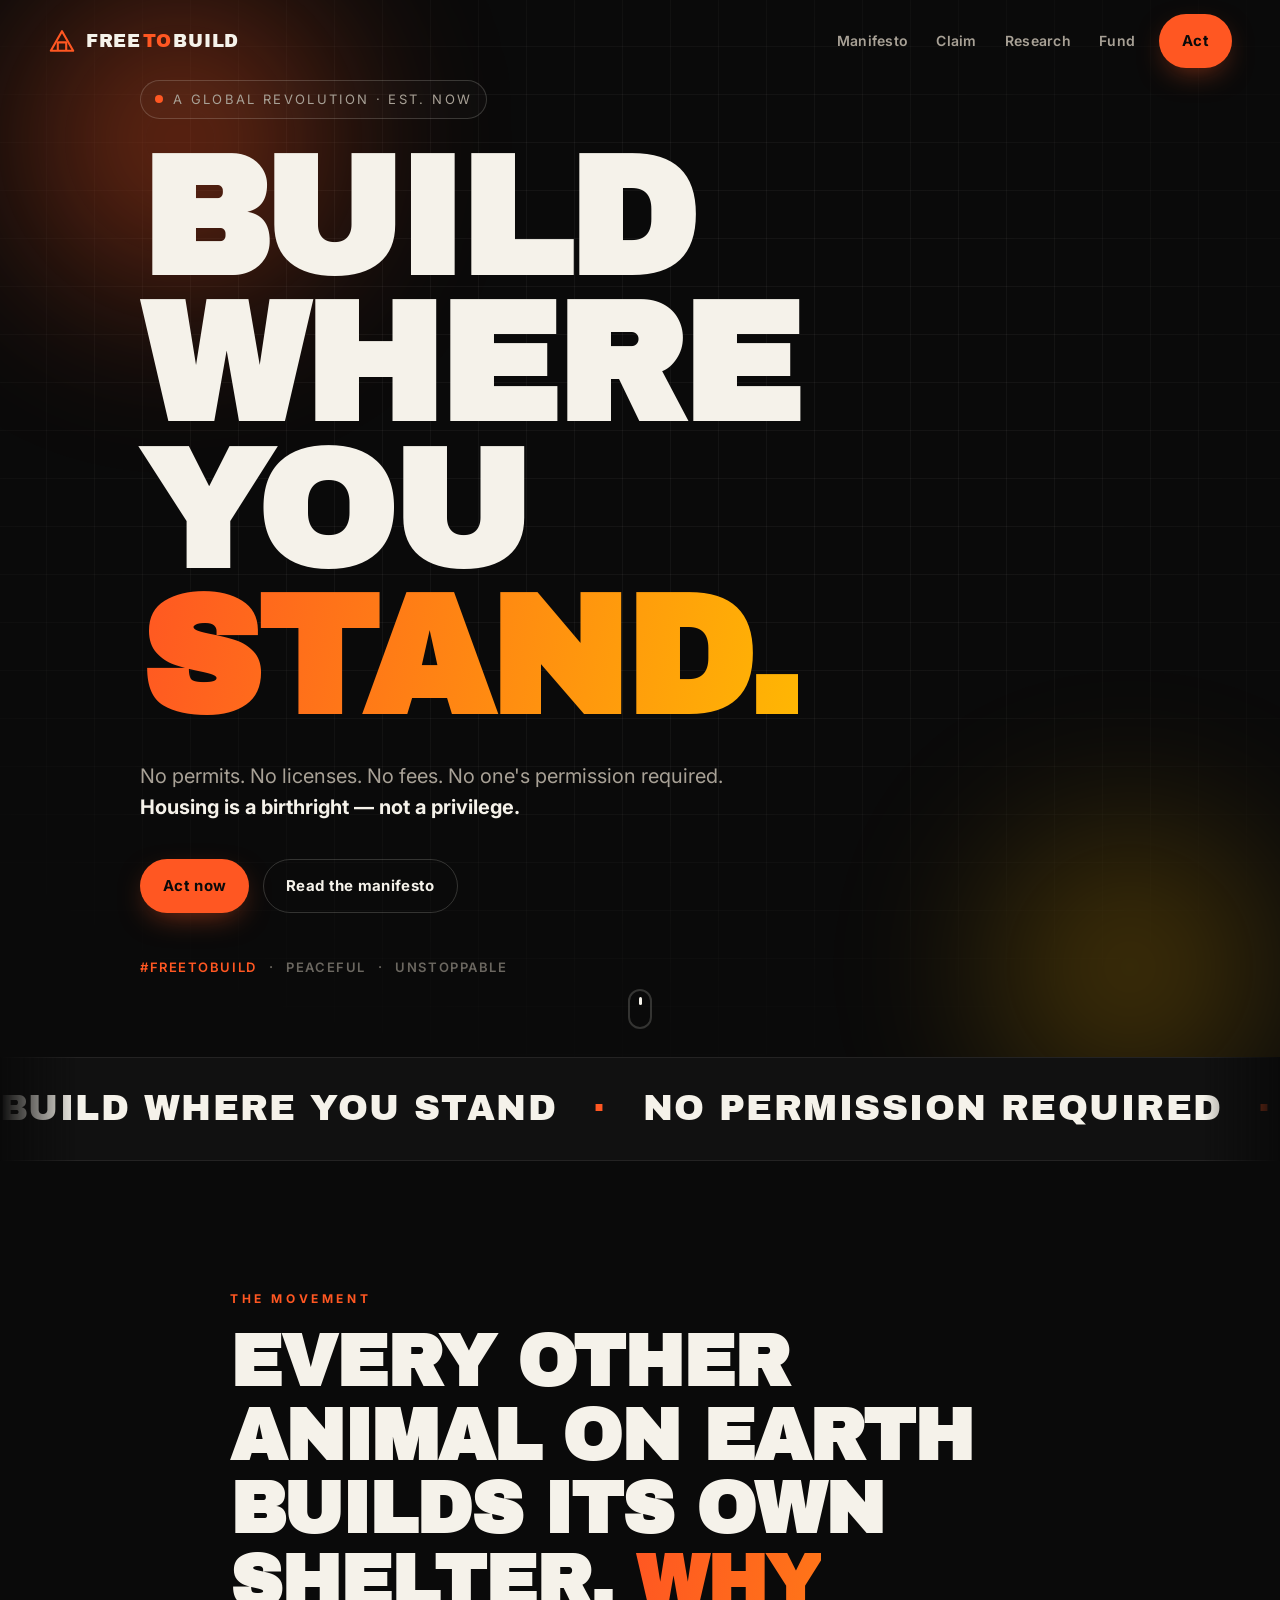
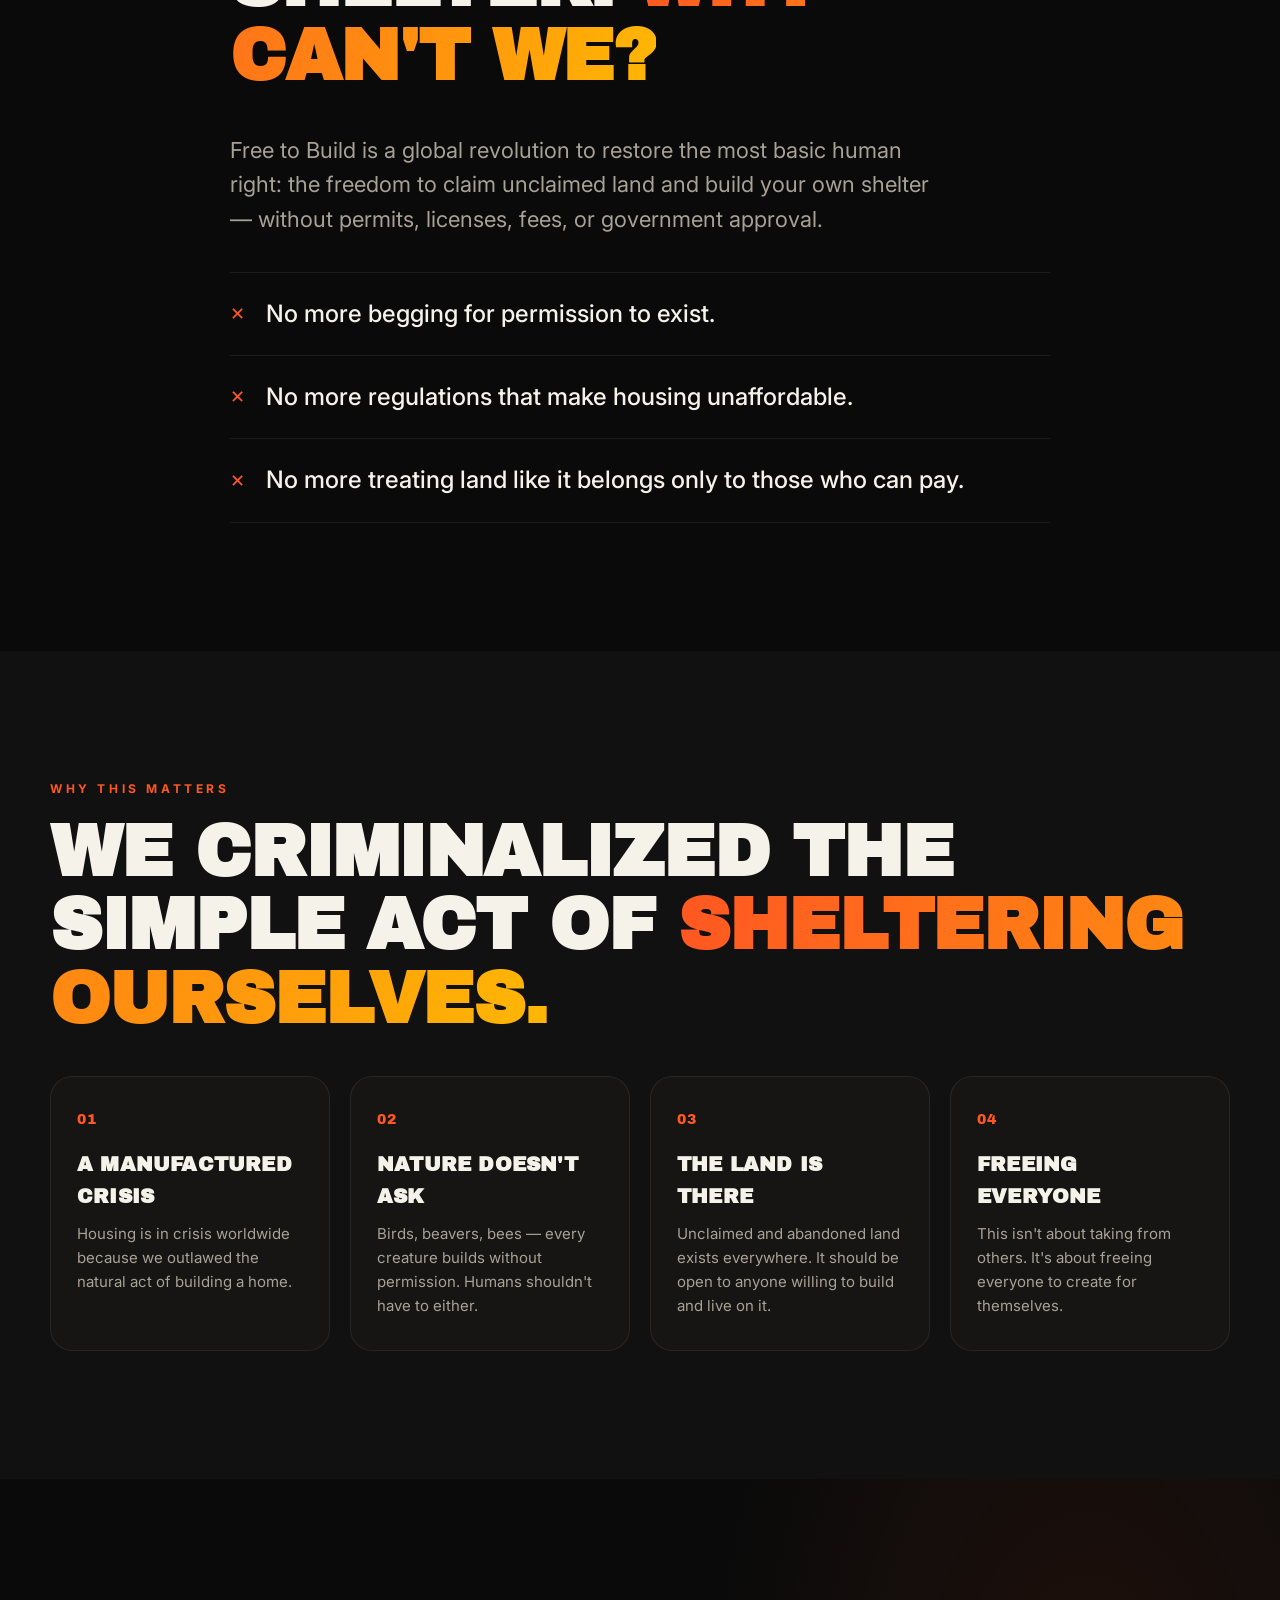
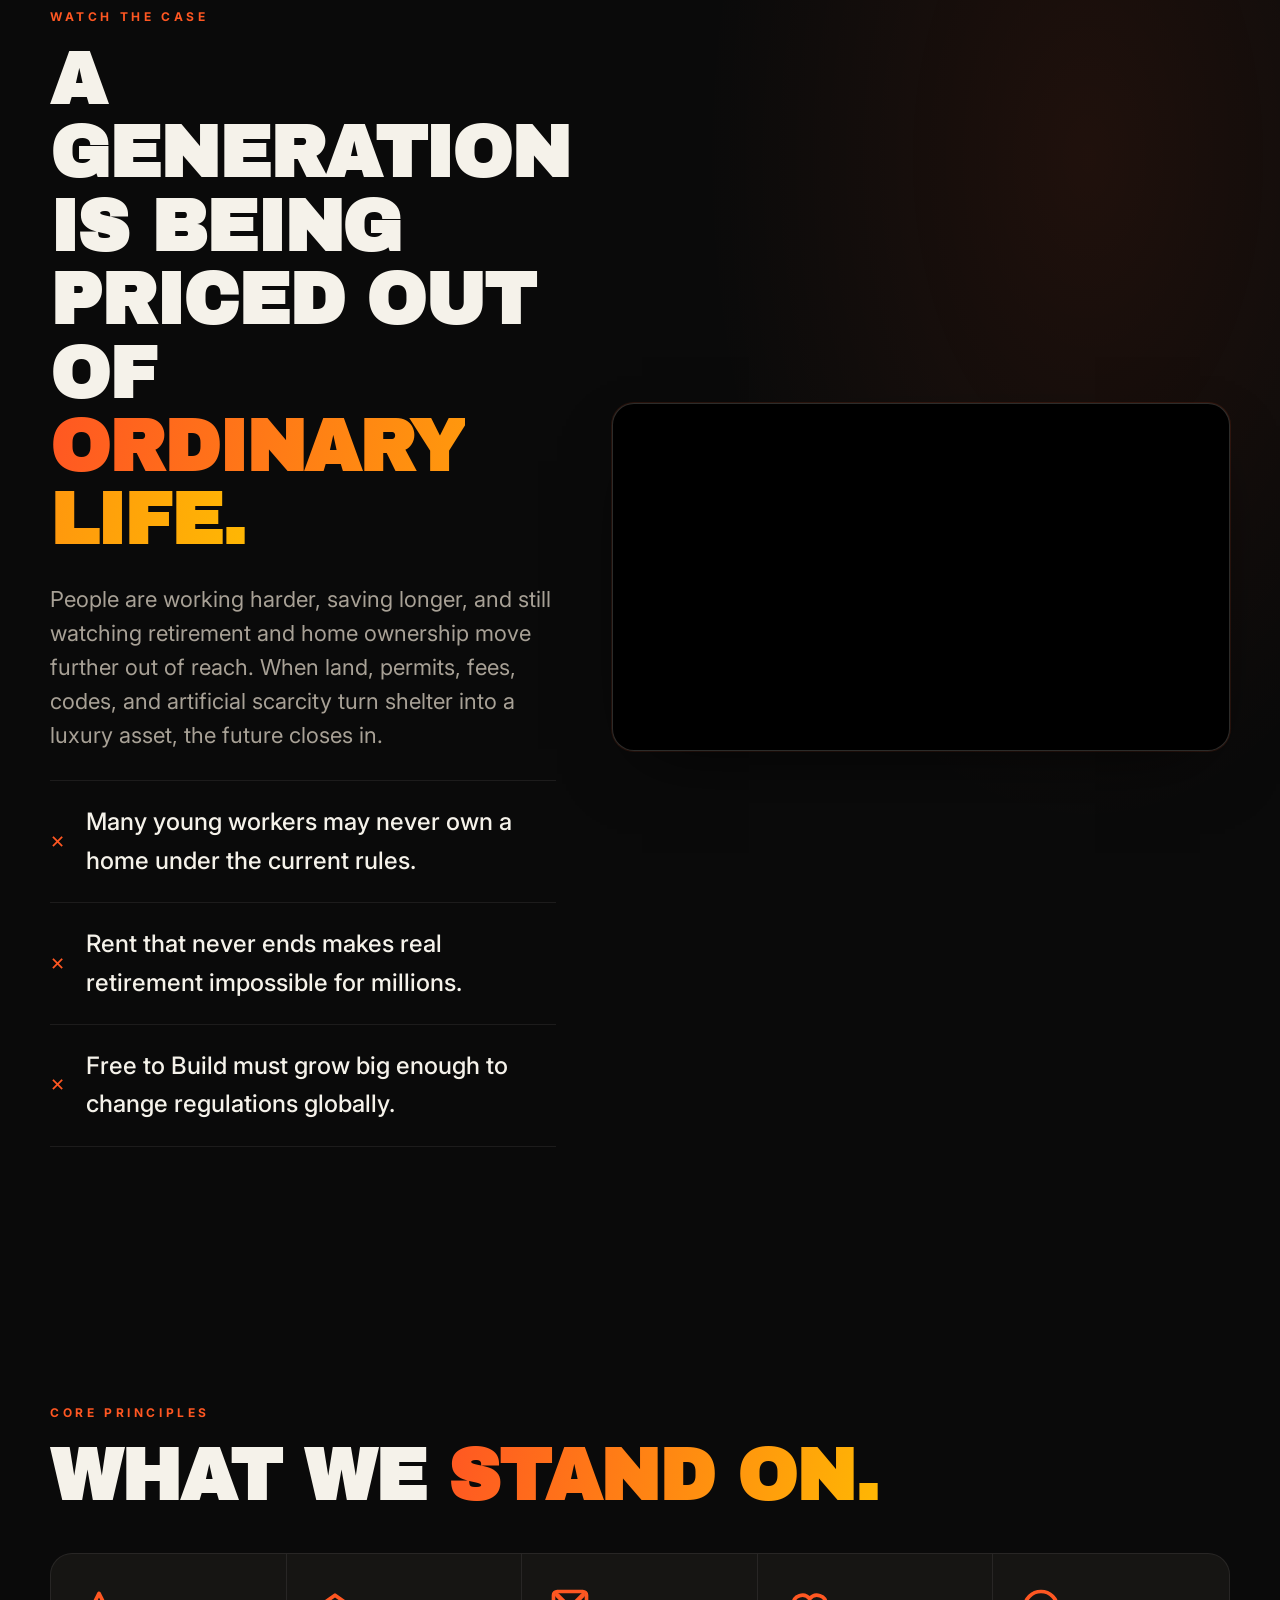
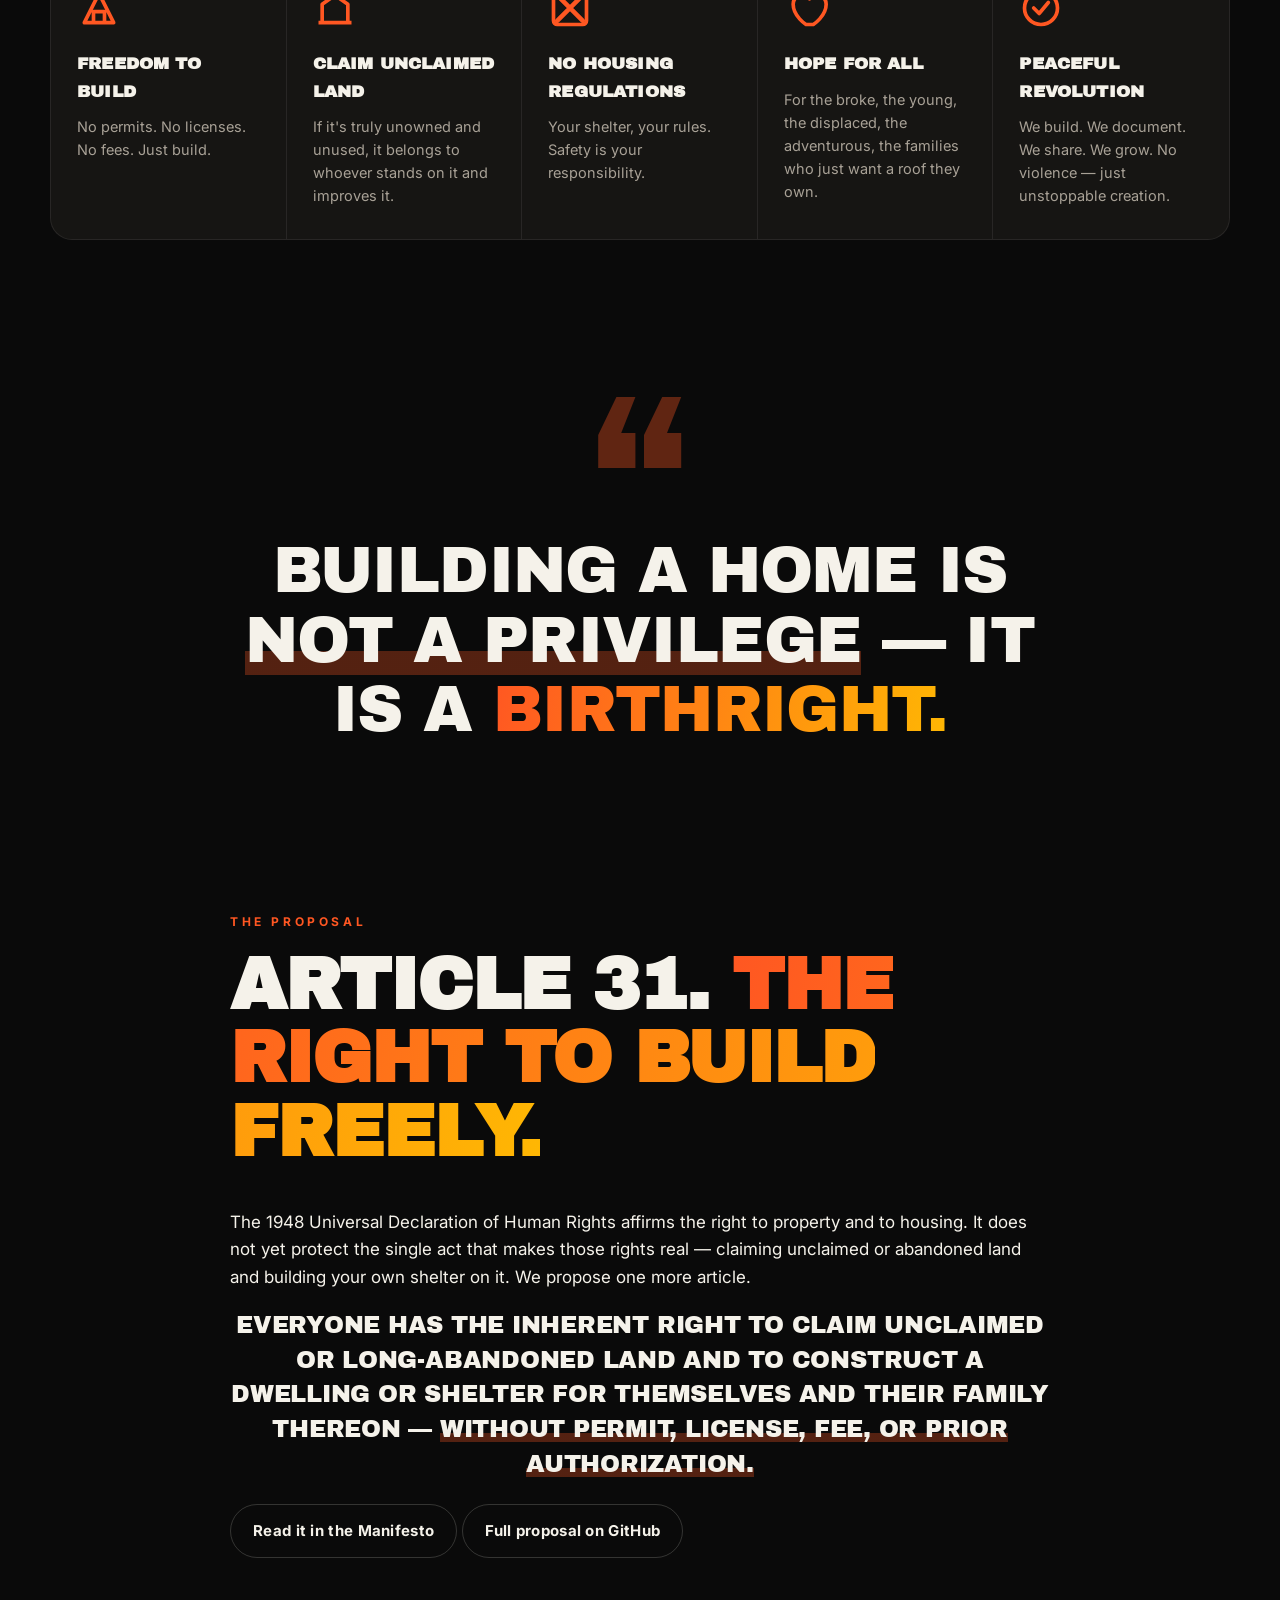
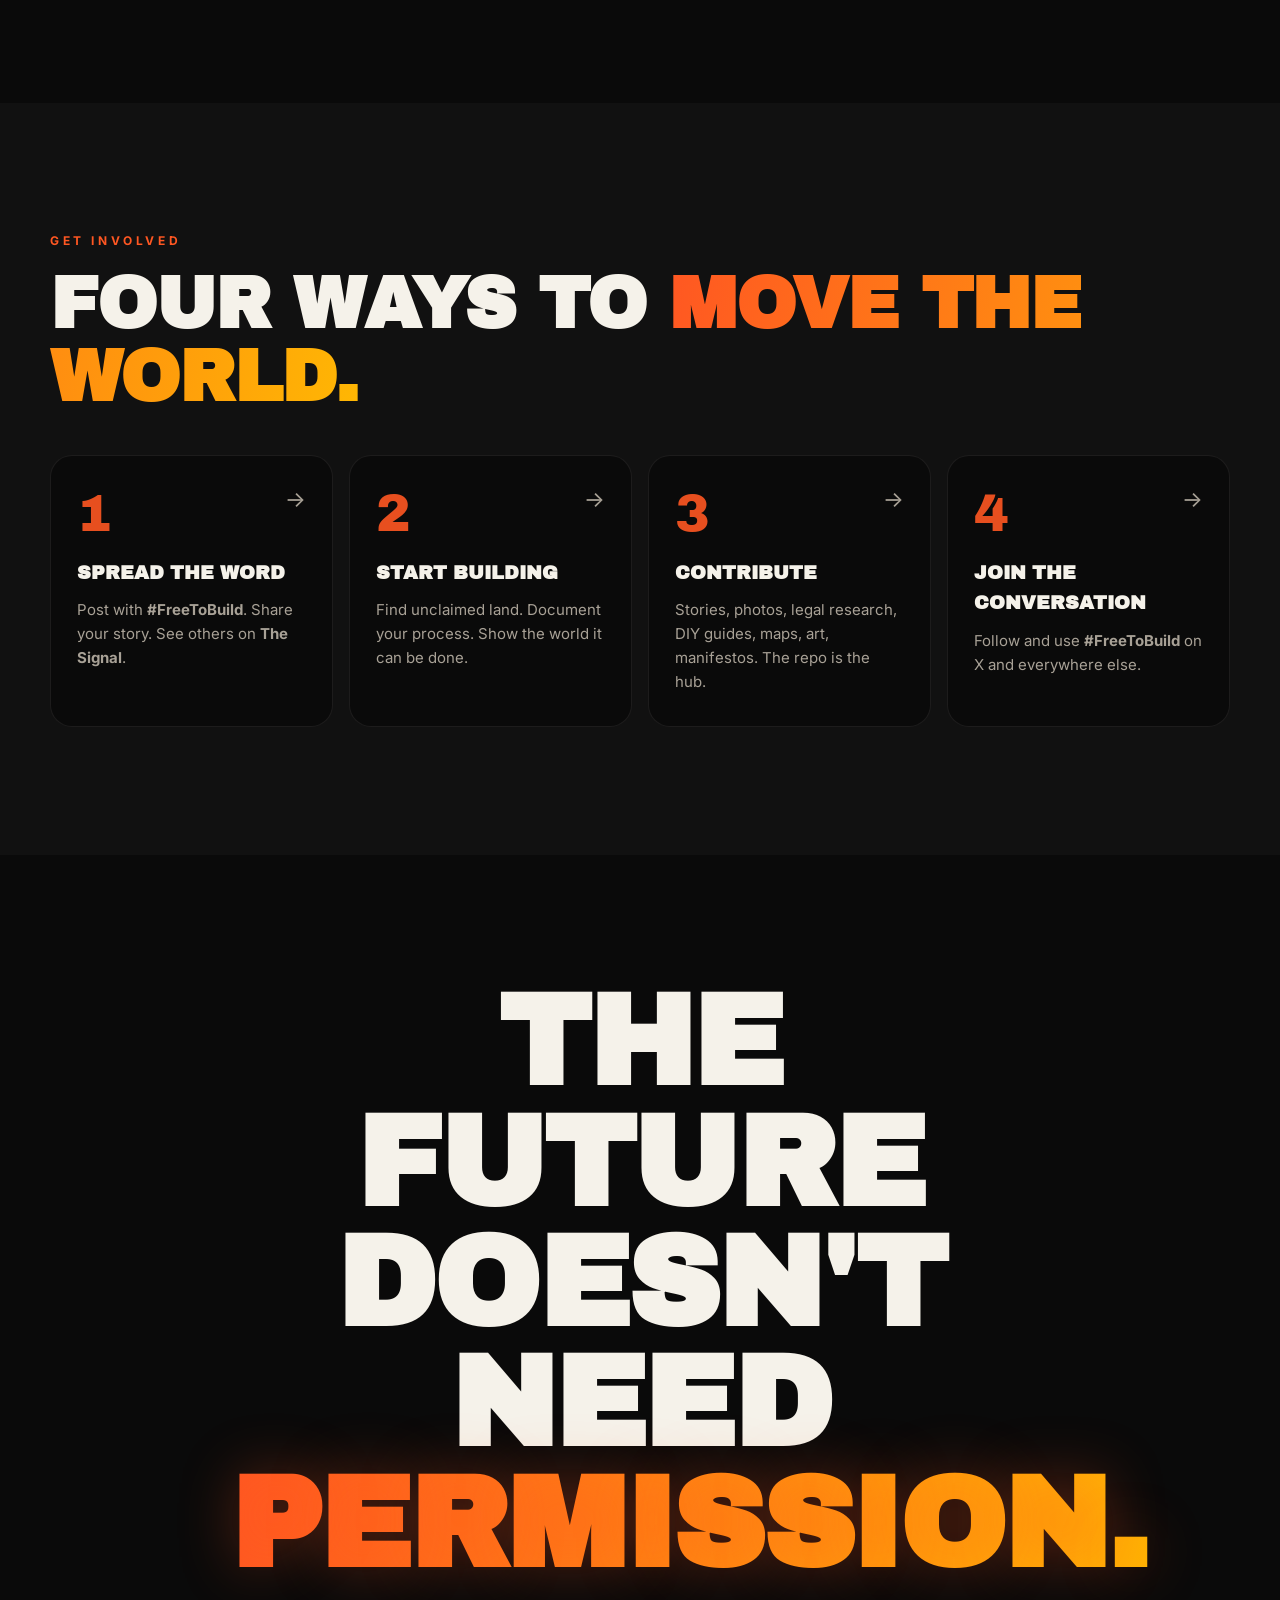
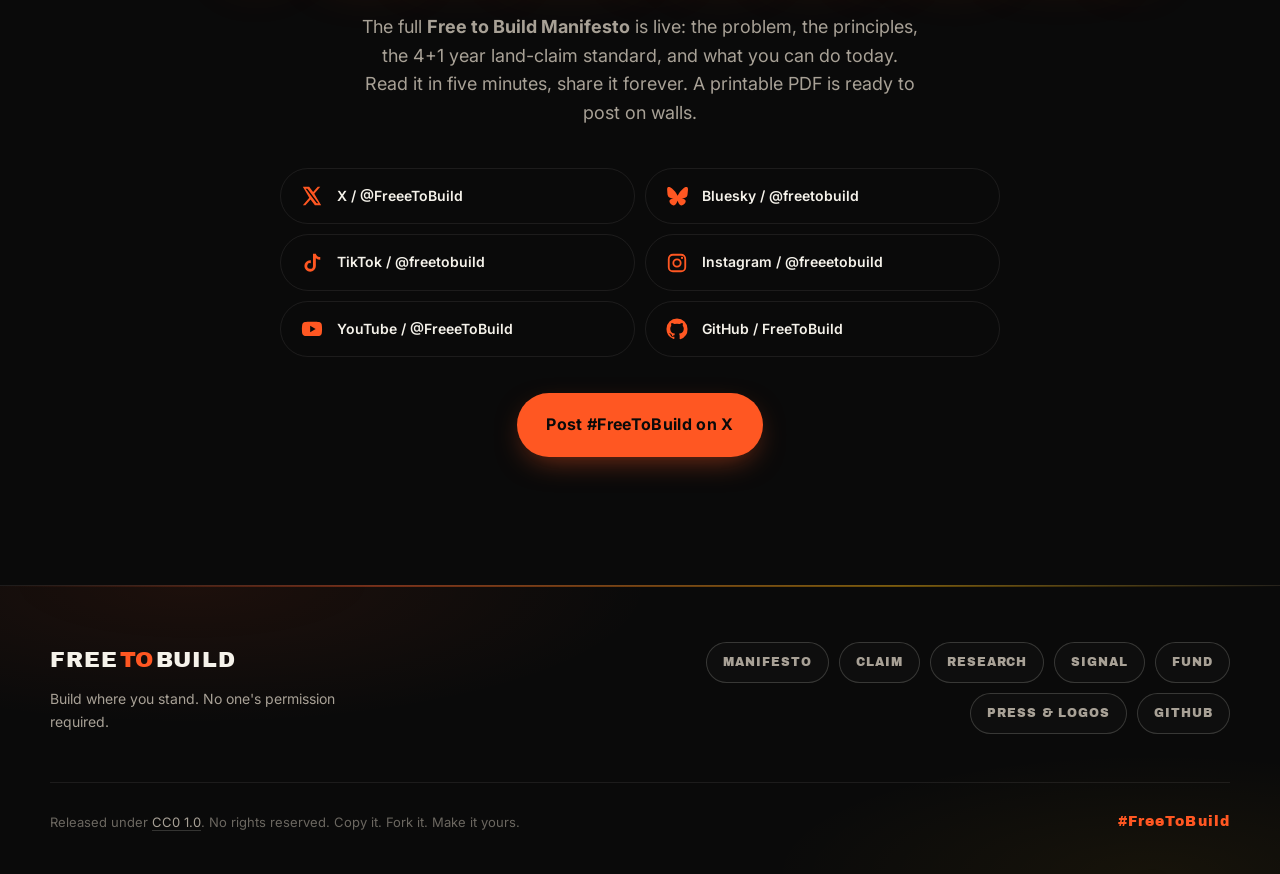
<file: index.html>
<!DOCTYPE html>
<html lang="en">
<head>
<meta charset="UTF-8" />
<meta name="viewport" content="width=device-width, initial-scale=1.0, viewport-fit=cover" />
<meta name="theme-color" content="#0a0a0a" />
<title>Free to Build — Build where you stand.</title>
<meta name="description" content="Free to Build is a global movement to restore the birthright to claim unclaimed land and build your own shelter. No permits. No fees. Just build." />

<!-- Open Graph -->
<meta property="og:title" content="Free to Build — Build where you stand." />
<meta property="og:description" content="A global movement to restore the birthright to build your own shelter. No permits. No fees. Just build." />
<meta property="og:type" content="website" />
<meta property="og:url" content="https://freeto.build/" />
<meta property="og:image" content="https://freeto.build/og.svg" />
<meta name="twitter:card" content="summary_large_image" />

<link rel="icon" type="image/svg+xml" href="favicon.svg" />
<link rel="preconnect" href="https://fonts.googleapis.com" />
<link rel="preconnect" href="https://fonts.gstatic.com" crossorigin />
<link href="https://fonts.googleapis.com/css2?family=Archivo+Black&family=Inter:wght@400;500;600;700;900&display=swap" rel="stylesheet" />
<link rel="stylesheet" href="styles.css" />
</head>
<body>

<header class="nav" id="nav">
  <a href="#top" class="brand" aria-label="Free to Build home">
    <span class="brand-mark" aria-hidden="true">
      <svg viewBox="0 0 40 40" width="28" height="28"><path d="M4 34 L20 6 L36 34 Z" fill="none" stroke="currentColor" stroke-width="3" stroke-linejoin="round"/><path d="M14 34 V22 H26 V34" fill="none" stroke="currentColor" stroke-width="3" stroke-linejoin="round"/></svg>
    </span>
    <span class="brand-text">FREE<span class="brand-to">TO</span>BUILD</span>
  </a>
  <nav class="nav-links" id="nav-links" aria-label="Primary">
    <a href="manifesto">Manifesto</a>
    <a href="claim">Claim</a>
    <a href="research">Research</a>
    <a href="fund">Fund</a>
  </nav>
  <a class="btn btn-primary nav-cta" href="/#act">Act</a>
  <button class="nav-toggle" id="nav-toggle" aria-label="Open menu" aria-expanded="false" aria-controls="nav-links">
    <span></span><span></span><span></span>
  </button>
</header>

<main id="top">

  <!-- HERO -->
  <section class="hero">
    <div class="hero-bg" aria-hidden="true">
      <div class="grid-overlay"></div>
      <div class="glow glow-a"></div>
      <div class="glow glow-b"></div>
    </div>

    <div class="hero-inner">
      <p class="eyebrow"><span class="pulse"></span> A global revolution &middot; est. now</p>
      <h1 class="hero-title">
        <span class="line">Build where</span>
        <span class="line">you <em>stand.</em></span>
      </h1>
      <p class="hero-sub">
        No permits. No licenses. No fees. No one's permission required.
        <br />
        <strong>Housing is a birthright — not a privilege.</strong>
      </p>

      <div class="hero-cta">
        <a class="btn btn-primary" href="#act">Act now</a>
        <a class="btn btn-ghost" href="manifesto">Read the manifesto</a>
      </div>

      <div class="hero-tags">
        <span>#FreeToBuild</span>
        <span aria-hidden="true">·</span>
        <span>Peaceful</span>
        <span aria-hidden="true">·</span>
        <span>Unstoppable</span>
      </div>
    </div>

    <a href="#movement" class="scroll-cue" aria-label="Scroll down">
      <span></span>
    </a>
  </section>

  <!-- MARQUEE -->
  <div class="marquee" aria-hidden="true">
    <div class="marquee-track">
      <div class="marquee-group">
        <span>BUILD WHERE YOU STAND</span><span>·</span>
        <span>NO PERMISSION REQUIRED</span><span>·</span>
        <span>SHELTER IS A BIRTHRIGHT</span><span>·</span>
        <span>#FREETOBUILD</span><span>·</span>
      </div>
      <div class="marquee-group" aria-hidden="true">
        <span>BUILD WHERE YOU STAND</span><span>·</span>
        <span>NO PERMISSION REQUIRED</span><span>·</span>
        <span>SHELTER IS A BIRTHRIGHT</span><span>·</span>
        <span>#FREETOBUILD</span><span>·</span>
      </div>
    </div>
  </div>

  <!-- MOVEMENT -->
  <section id="movement" class="section">
    <div class="container narrow">
      <p class="section-tag">The Movement</p>
      <h2 class="section-title">Every other animal on Earth builds its own shelter. <span class="accent">Why can't we?</span></h2>
      <p class="lead">
        Free to Build is a global revolution to restore the most basic human right:
        the freedom to claim unclaimed land and build your own shelter —
        without permits, licenses, fees, or government approval.
      </p>
      <ul class="stripe-list">
        <li>No more begging for permission to exist.</li>
        <li>No more regulations that make housing unaffordable.</li>
        <li>No more treating land like it belongs only to those who can pay.</li>
      </ul>
    </div>
  </section>

  <!-- WHY -->
  <section id="why" class="section section-dark">
    <div class="container">
      <p class="section-tag">Why this matters</p>
      <h2 class="section-title">We criminalized the simple act of <span class="accent">sheltering ourselves.</span></h2>

      <div class="cards">
        <article class="card">
          <div class="card-num">01</div>
          <h3>A manufactured crisis</h3>
          <p>Housing is in crisis worldwide because we outlawed the natural act of building a home.</p>
        </article>
        <article class="card">
          <div class="card-num">02</div>
          <h3>Nature doesn't ask</h3>
          <p>Birds, beavers, bees — every creature builds without permission. Humans shouldn't have to either.</p>
        </article>
        <article class="card">
          <div class="card-num">03</div>
          <h3>The land is there</h3>
          <p>Unclaimed and abandoned land exists everywhere. It should be open to anyone willing to build and live on it.</p>
        </article>
        <article class="card">
          <div class="card-num">04</div>
          <h3>Freeing everyone</h3>
          <p>This isn't about taking from others. It's about freeing everyone to create for themselves.</p>
        </article>
      </div>
    </div>
  </section>

  <!-- VIDEO -->
  <section id="watch" class="section video-section">
    <div class="container">
      <div class="movement-video">
        <div class="movement-video-copy">
          <p class="section-tag">Watch the Case</p>
          <h2 class="section-title">A generation is being priced out of <span class="accent">ordinary life.</span></h2>
          <p class="lead">
            People are working harder, saving longer, and still watching retirement and home ownership move further out of reach.
            When land, permits, fees, codes, and artificial scarcity turn shelter into a luxury asset, the future closes in.
          </p>
          <ul class="stripe-list">
            <li>Many young workers may never own a home under the current rules.</li>
            <li>Rent that never ends makes real retirement impossible for millions.</li>
            <li>Free to Build must grow big enough to change regulations globally.</li>
          </ul>
        </div>
        <div class="movement-video-frame">
          <iframe
            src="https://www.youtube.com/embed/6P4RVe1_sgo"
            title="Free to Build — why the movement must grow"
            loading="lazy"
            allow="accelerometer; autoplay; clipboard-write; encrypted-media; gyroscope; picture-in-picture; web-share"
            referrerpolicy="strict-origin-when-cross-origin"
            allowfullscreen></iframe>
        </div>
      </div>
    </div>
  </section>

  <!-- PRINCIPLES -->
  <section id="principles" class="section">
    <div class="container">
      <p class="section-tag">Core Principles</p>
      <h2 class="section-title">What we <span class="accent">stand on.</span></h2>

      <div class="principles">
        <div class="principle">
          <div class="principle-icon" aria-hidden="true">
            <svg viewBox="0 0 24 24"><path d="M4 20 L12 4 L20 20 Z M9 20 V14 H15 V20" fill="none" stroke="currentColor" stroke-width="2" stroke-linejoin="round"/></svg>
          </div>
          <h3>Freedom to Build</h3>
          <p>No permits. No licenses. No fees. Just build.</p>
        </div>
        <div class="principle">
          <div class="principle-icon" aria-hidden="true">
            <svg viewBox="0 0 24 24"><path d="M3 20 H21 M5 20 V10 L12 5 L19 10 V20" fill="none" stroke="currentColor" stroke-width="2" stroke-linejoin="round"/></svg>
          </div>
          <h3>Claim Unclaimed Land</h3>
          <p>If it's truly unowned and unused, it belongs to whoever stands on it and improves it.</p>
        </div>
        <div class="principle">
          <div class="principle-icon" aria-hidden="true">
            <svg viewBox="0 0 24 24"><path d="M5 5 L19 19 M19 5 L5 19" stroke="currentColor" stroke-width="2.5" stroke-linecap="round"/><rect x="3" y="3" width="18" height="18" rx="2" fill="none" stroke="currentColor" stroke-width="2"/></svg>
          </div>
          <h3>No Housing Regulations</h3>
          <p>Your shelter, your rules. Safety is your responsibility.</p>
        </div>
        <div class="principle">
          <div class="principle-icon" aria-hidden="true">
            <svg viewBox="0 0 24 24"><path d="M12 21s-7-4.5-7-11a5 5 0 0 1 9-3 5 5 0 0 1 9 3c0 6.5-7 11-7 11z" fill="none" stroke="currentColor" stroke-width="2" stroke-linejoin="round"/></svg>
          </div>
          <h3>Hope for All</h3>
          <p>For the broke, the young, the displaced, the adventurous, the families who just want a roof they own.</p>
        </div>
        <div class="principle">
          <div class="principle-icon" aria-hidden="true">
            <svg viewBox="0 0 24 24"><circle cx="12" cy="12" r="9" fill="none" stroke="currentColor" stroke-width="2"/><path d="M8 12 L11 15 L16 9" fill="none" stroke="currentColor" stroke-width="2" stroke-linecap="round" stroke-linejoin="round"/></svg>
          </div>
          <h3>Peaceful Revolution</h3>
          <p>We build. We document. We share. We grow. No violence — just unstoppable creation.</p>
        </div>
      </div>
    </div>
  </section>

  <!-- QUOTE -->
  <section class="section quote-section">
    <div class="container narrow">
      <blockquote class="mega-quote">
        <span class="quote-mark" aria-hidden="true">“</span>
        Building a home is <span class="hl">not a privilege</span> —
        it is a <span class="hl-alt">birthright.</span>
      </blockquote>
    </div>
  </section>

  <!-- ARTICLE 31 -->
  <section class="section">
    <div class="container narrow">
      <p class="section-tag">The Proposal</p>
      <h2 class="section-title">Article 31. <span class="accent">The Right to Build Freely.</span></h2>
      <p class="lede">The 1948 Universal Declaration of Human Rights affirms the right to property and to housing. It does not yet protect the single act that makes those rights real — claiming unclaimed or abandoned land and building your own shelter on it. We propose one more article.</p>
      <blockquote class="mega-quote" style="font-size:clamp(18px,2.2vw,24px); line-height:1.45;">
        Everyone has the inherent right to claim unclaimed or long-abandoned land and to construct a dwelling or shelter for themselves and their family thereon — <span class="hl">without permit, license, fee, or prior authorization.</span>
      </blockquote>
      <p class="center" style="margin-top:22px;">
        <a class="btn btn-ghost" href="manifesto#article-31">Read it in the Manifesto</a>
        <a class="btn btn-ghost" href="https://github.com/FreeToBuild/docs/blob/main/proposed-udhr-amendment.md" target="_blank" rel="noopener">Full proposal on GitHub</a>
      </p>
    </div>
  </section>

  <!-- ACT -->
  <section id="act" class="section section-dark">
    <div class="container">
      <p class="section-tag">Get Involved</p>
      <h2 class="section-title">Four ways to <span class="accent">move the world.</span></h2>

      <div class="steps">
        <a class="step" href="signal">
          <div class="step-num">1</div>
          <h3>Spread the Word</h3>
          <p>Post with <strong>#FreeToBuild</strong>. Share your story. See others on <strong>The Signal</strong>.</p>
          <span class="step-arrow" aria-hidden="true">→</span>
        </a>
        <a class="step" href="claim">
          <div class="step-num">2</div>
          <h3>Start Building</h3>
          <p>Find unclaimed land. Document your process. Show the world it can be done.</p>
          <span class="step-arrow" aria-hidden="true">→</span>
        </a>
        <a class="step" href="https://github.com/FreeToBuild" target="_blank" rel="noopener">
          <div class="step-num">3</div>
          <h3>Contribute</h3>
          <p>Stories, photos, legal research, DIY guides, maps, art, manifestos. The repo is the hub.</p>
          <span class="step-arrow" aria-hidden="true">→</span>
        </a>
        <a class="step" href="https://x.com/FreeeToBuild" target="_blank" rel="noopener">
          <div class="step-num">4</div>
          <h3>Join the Conversation</h3>
          <p>Follow and use <strong>#FreeToBuild</strong> on X and everywhere else.</p>
          <span class="step-arrow" aria-hidden="true">→</span>
        </a>
      </div>
    </div>
  </section>

  <!-- MANIFESTO / FINAL CTA -->
  <section id="manifesto" class="section final">
    <div class="container narrow center">
      <h2 class="final-title">
        The future<br/>doesn't need<br/><span class="accent-glow">permission.</span>
      </h2>
      <p class="final-sub">The full <strong><a href="manifesto">Free to Build Manifesto</a></strong> is live: the problem, the principles, the 4+1 year land-claim standard, and what you can do today. Read it in five minutes, share it forever. A <a href="assets/freetobuild-manifesto.pdf" download>printable PDF</a> is ready to post on walls.</p>

      <div class="social-row" aria-label="Follow Free to Build">
        <a class="social" href="https://x.com/FreeeToBuild" target="_blank" rel="noopener" aria-label="Follow on X">
          <svg viewBox="0 0 24 24" width="22" height="22"><path fill="currentColor" d="M18.244 2H21l-6.52 7.45L22 22h-6.84l-4.77-6.23L4.8 22H2.04l6.97-7.97L2 2h6.91l4.32 5.71L18.244 2zm-1.2 18h1.9L7.03 4H5.05l11.995 16z"/></svg>
          <span>X / @FreeeToBuild</span>
        </a>
        <a class="social" href="https://bsky.app/profile/freetobuild.bsky.social" target="_blank" rel="noopener" aria-label="Follow on Bluesky">
          <svg viewBox="0 0 24 24" width="22" height="22"><path fill="currentColor" d="M6.3 3.6c2.6 1.95 5.4 5.9 6.4 8.02c1-2.12 3.8-6.07 6.4-8.02c1.88-1.4 4.9-2.49 4.9.97c0 .69-.4 5.82-.63 6.65c-.8 2.9-3.76 3.64-6.4 3.19c4.6.78 5.77 3.37 3.24 5.96c-4.8 4.92-6.9-1.24-7.44-2.82c-.1-.29-.15-.42-.15-.31c0-.11-.05.02-.15.31c-.54 1.58-2.64 7.74-7.44 2.82c-2.53-2.59-1.36-5.18 3.24-5.96c-2.64.45-5.6-.29-6.4-3.19C1.63 10.39 1.23 5.26 1.23 4.57c0-3.46 3.02-2.37 4.9-.97z"/></svg>
          <span>Bluesky / @freetobuild</span>
        </a>
        <a class="social" href="https://www.tiktok.com/@freetobuild" target="_blank" rel="noopener" aria-label="Follow on TikTok">
          <svg viewBox="0 0 24 24" width="22" height="22"><path fill="currentColor" d="M21 8.5a7.5 7.5 0 0 1-4.8-1.73v8.48a6.25 6.25 0 1 1-6.25-6.25c.25 0 .5.02.74.05v3.18a3.12 3.12 0 1 0 2.38 3.02V2h3.13A4.37 4.37 0 0 0 21 5.37V8.5z"/></svg>
          <span>TikTok / @freetobuild</span>
        </a>
        <a class="social" href="https://www.instagram.com/freeetobuild/" target="_blank" rel="noopener" aria-label="Follow on Instagram">
          <svg viewBox="0 0 24 24" width="22" height="22"><path fill="none" stroke="currentColor" stroke-width="2" d="M3 7.5A4.5 4.5 0 0 1 7.5 3h9A4.5 4.5 0 0 1 21 7.5v9a4.5 4.5 0 0 1-4.5 4.5h-9A4.5 4.5 0 0 1 3 16.5v-9z"/><circle cx="12" cy="12" r="4" fill="none" stroke="currentColor" stroke-width="2"/><circle cx="17.5" cy="6.5" r="1.2" fill="currentColor"/></svg>
          <span>Instagram / @freeetobuild</span>
        </a>
        <a class="social" href="https://www.youtube.com/@FreeeToBuild" target="_blank" rel="noopener" aria-label="Subscribe on YouTube">
          <svg viewBox="0 0 24 24" width="22" height="22"><path fill="currentColor" d="M23 12s0-3.6-.46-5.3a2.79 2.79 0 0 0-1.96-2C18.88 4.2 12 4.2 12 4.2s-6.88 0-8.58.5A2.79 2.79 0 0 0 1.46 6.7C1 8.4 1 12 1 12s0 3.6.46 5.3c.25.94.99 1.68 1.96 1.96 1.7.5 8.58.5 8.58.5s6.88 0 8.58-.5a2.79 2.79 0 0 0 1.96-1.96C23 15.6 23 12 23 12zM10 15.5v-7l6 3.5-6 3.5z"/></svg>
          <span>YouTube / @FreeeToBuild</span>
        </a>
        <a class="social" href="https://github.com/FreeToBuild" target="_blank" rel="noopener" aria-label="GitHub">
          <svg viewBox="0 0 24 24" width="22" height="22"><path fill="currentColor" d="M12 .5A11.5 11.5 0 0 0 .5 12a11.5 11.5 0 0 0 7.86 10.92c.57.1.78-.25.78-.55v-2c-3.2.7-3.88-1.37-3.88-1.37-.52-1.32-1.27-1.67-1.27-1.67-1.04-.71.08-.7.08-.7 1.15.08 1.76 1.18 1.76 1.18 1.02 1.75 2.68 1.24 3.34.95.1-.74.4-1.25.73-1.54-2.55-.29-5.24-1.28-5.24-5.68 0-1.26.45-2.28 1.18-3.08-.12-.29-.51-1.46.11-3.04 0 0 .97-.31 3.17 1.18a11 11 0 0 1 5.78 0c2.2-1.49 3.17-1.18 3.17-1.18.62 1.58.23 2.75.11 3.04.73.8 1.18 1.82 1.18 3.08 0 4.41-2.69 5.39-5.25 5.67.41.36.78 1.06.78 2.14v3.17c0 .31.21.67.79.55A11.5 11.5 0 0 0 23.5 12 11.5 11.5 0 0 0 12 .5z"/></svg>
          <span>GitHub / FreeToBuild</span>
        </a>
      </div>

      <div class="share">
        <a class="btn btn-primary btn-lg" href="https://x.com/intent/tweet?text=Build%20where%20you%20stand.%20No%20permission%20required.%20%23FreeToBuild&url=https%3A%2F%2Ffreeto.build" target="_blank" rel="noopener">
          Post #FreeToBuild on X
        </a>
      </div>
    </div>
  </section>

</main>

<footer class="footer">
  <div class="container footer-inner">
    <div class="footer-brand">
      <span class="brand-text">FREE<span class="brand-to">TO</span>BUILD</span>
      <p>Build where you stand. No one's permission required.</p>
    </div>
    <nav class="footer-links" aria-label="More">
      <a href="manifesto">Manifesto</a>
      <a href="claim">Claim</a>
      <a href="research">Research</a>
      <a href="signal">Signal</a>
      <a href="fund">Fund</a>
      <a href="press">Press &amp; Logos</a>
      <a href="https://github.com/FreeToBuild" target="_blank" rel="noopener">GitHub</a>
    </nav>
    <div class="footer-meta">
      <p>Released under <a href="https://creativecommons.org/publicdomain/zero/1.0/" target="_blank" rel="noopener">CC0 1.0</a>. No rights reserved. Copy it. Fork it. Make it yours.</p>
      <p class="hash">#FreeToBuild</p>
    </div>
  </div>
</footer>

<script src="script.js" defer></script>
</body>
</html>
</file>
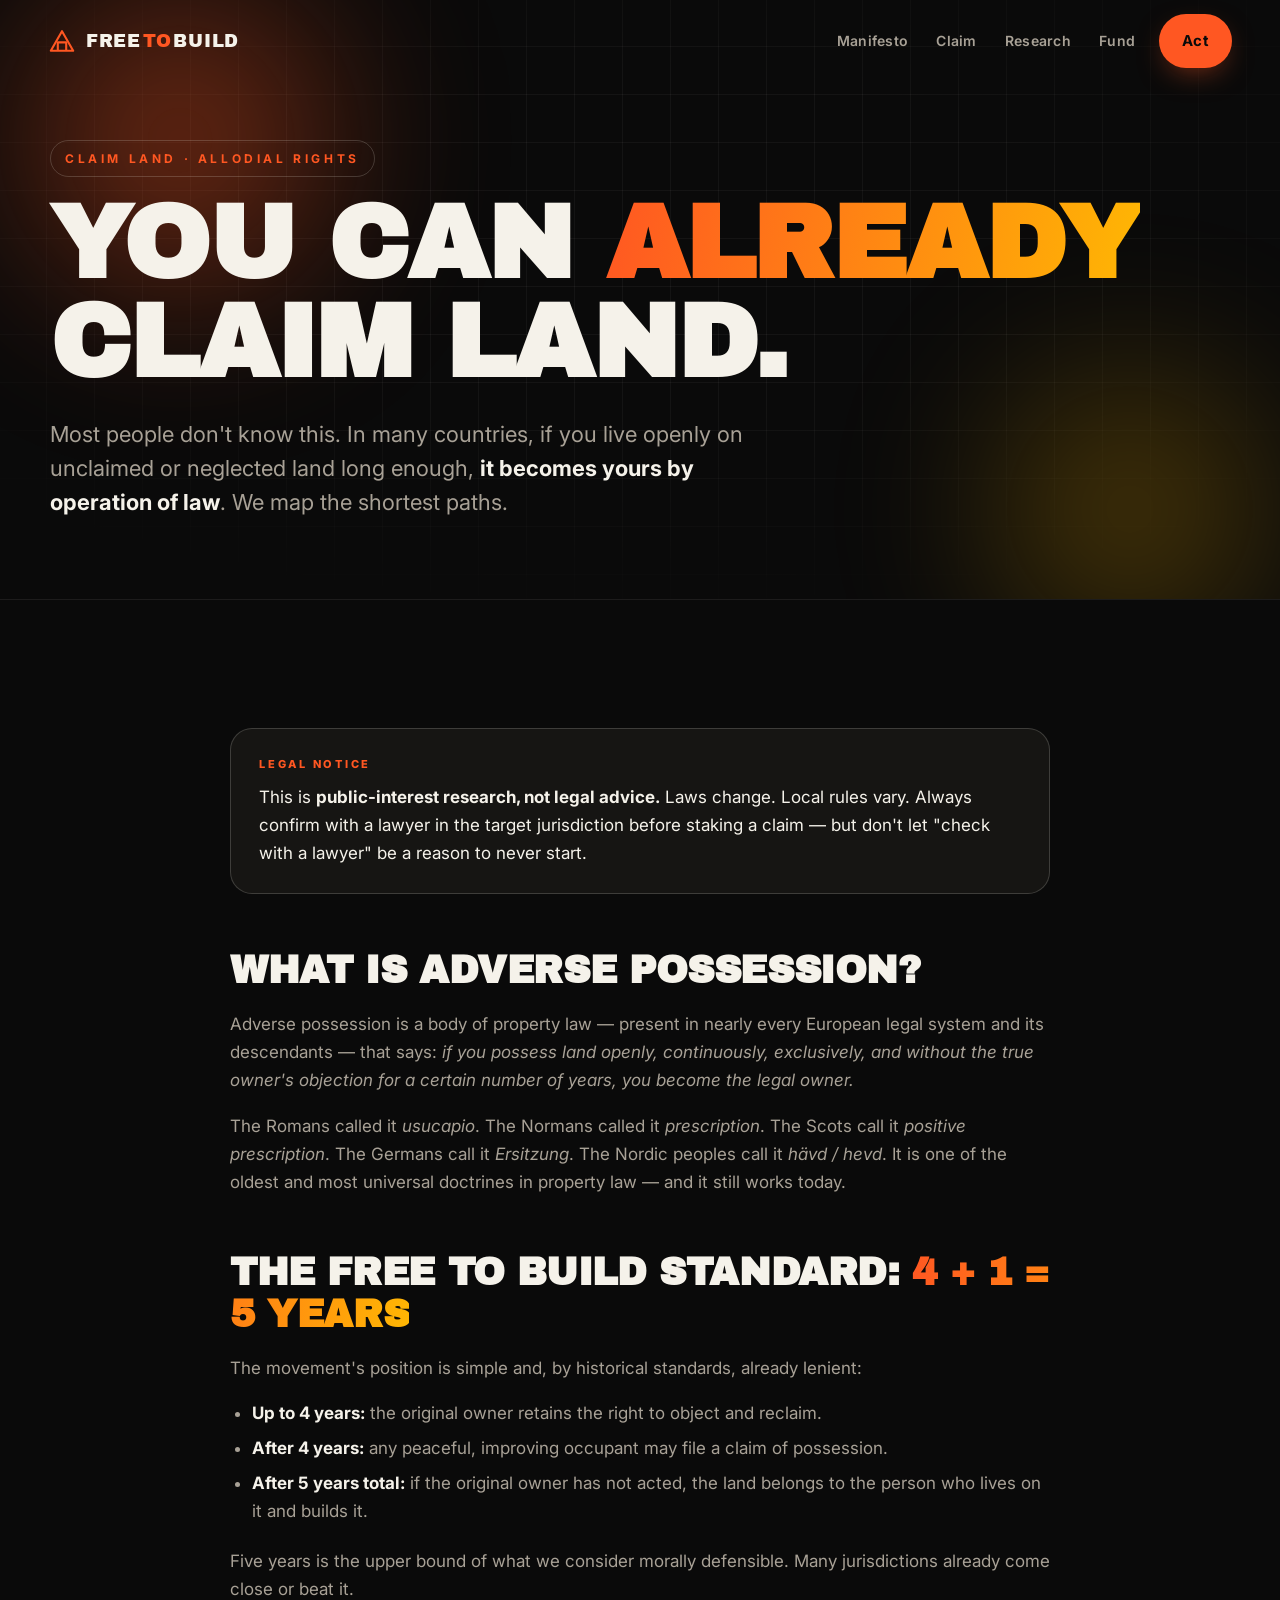
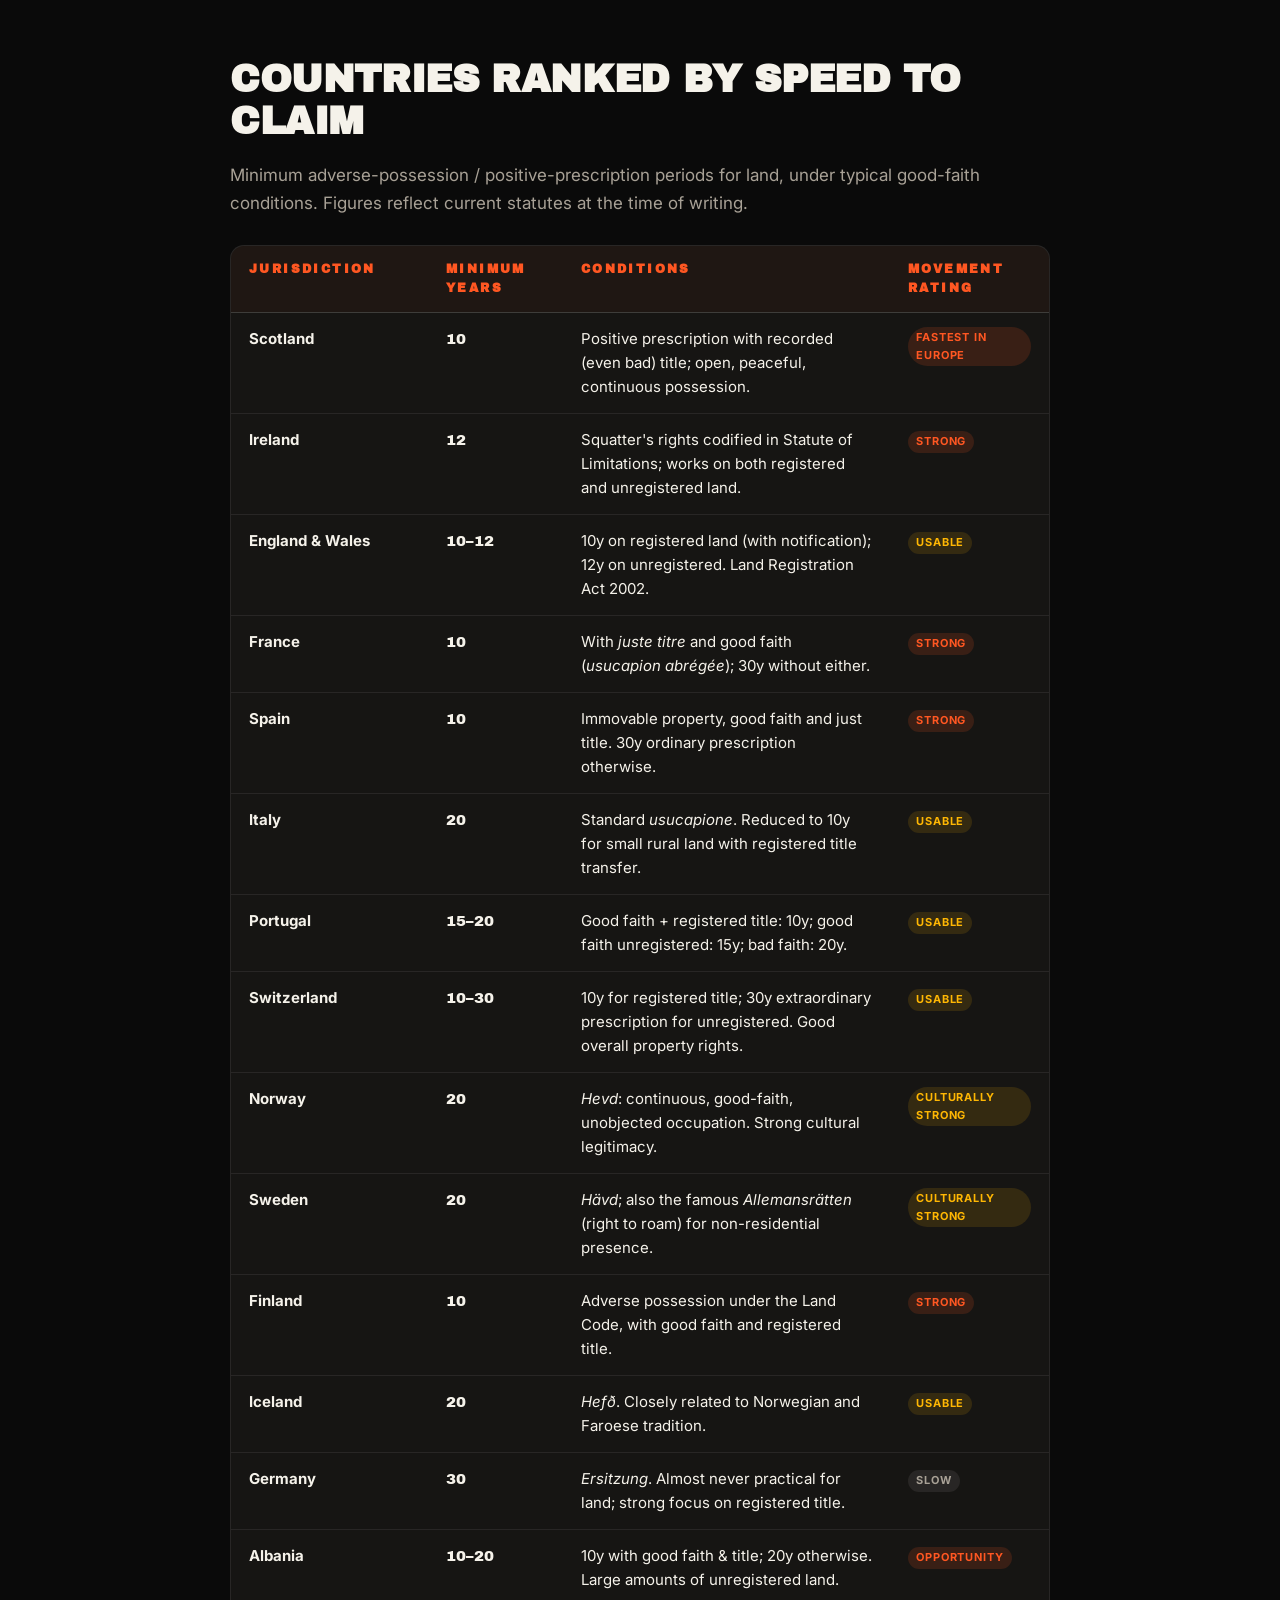
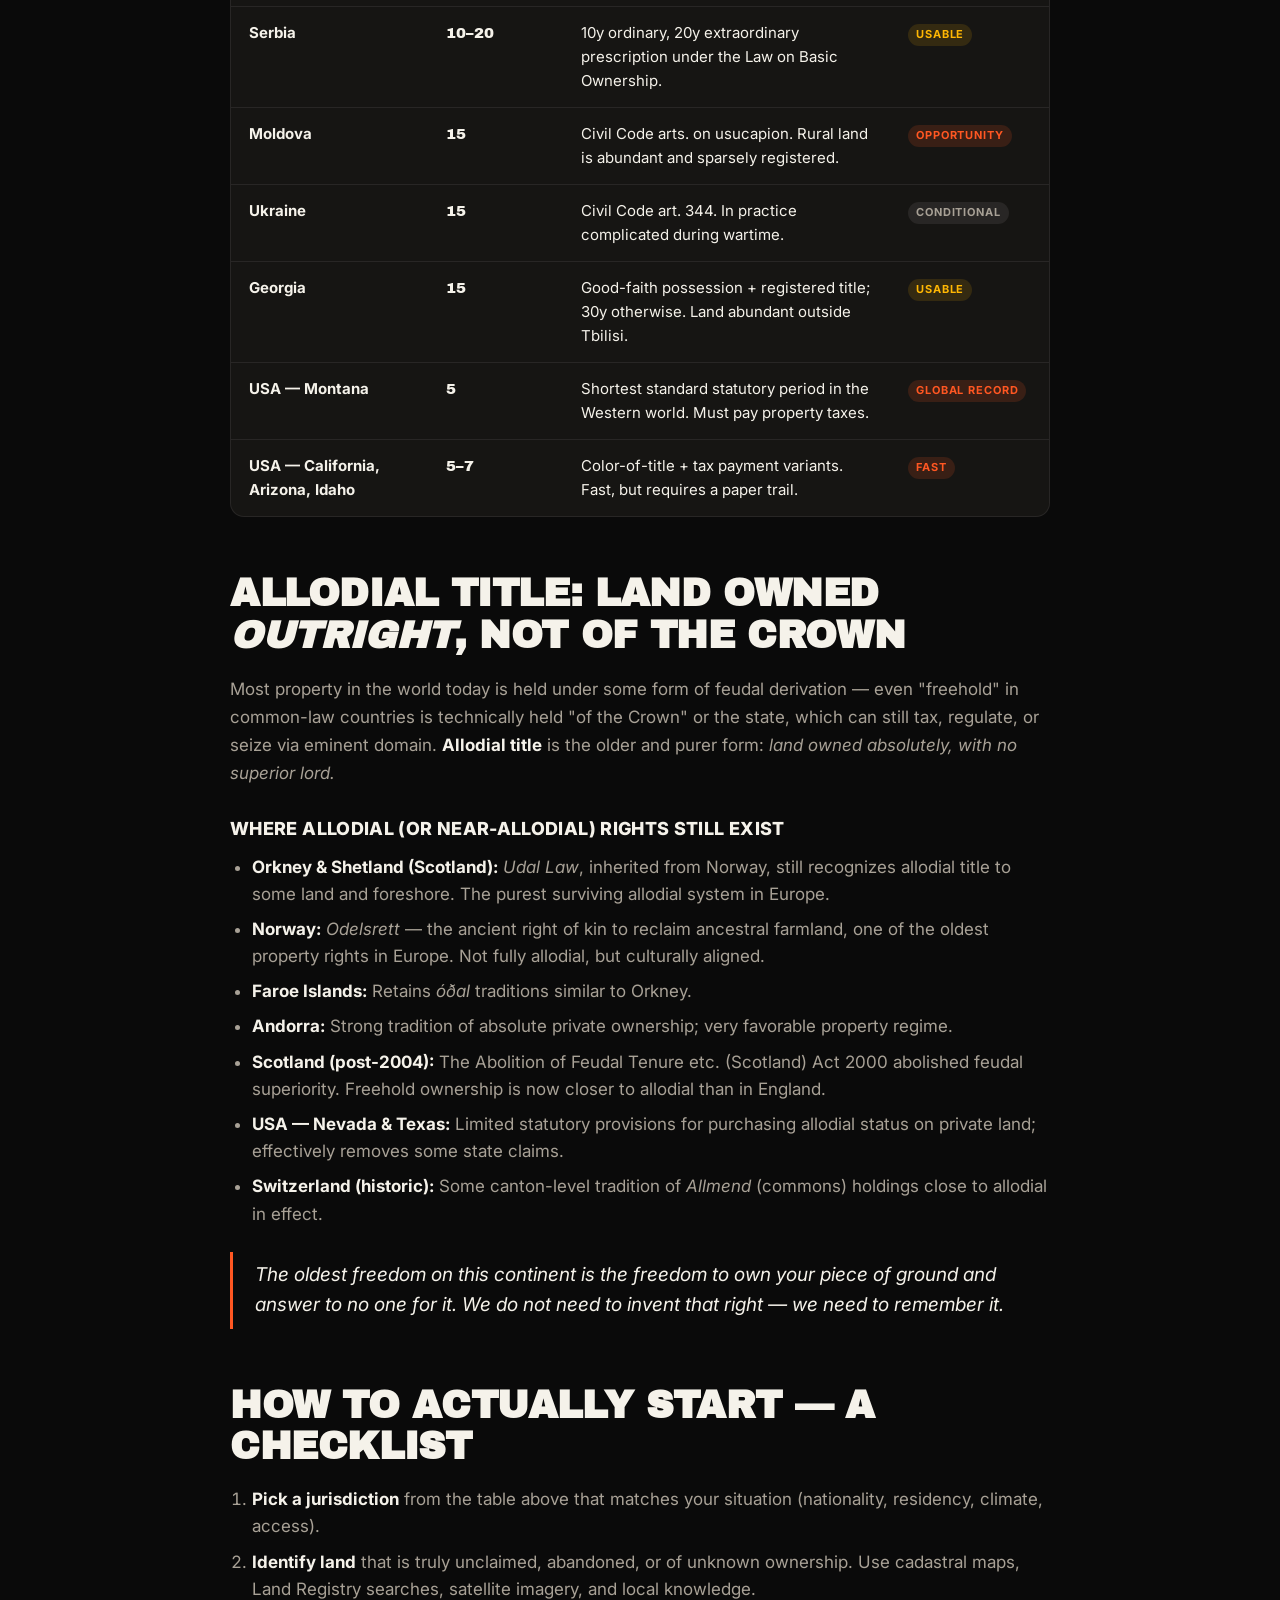
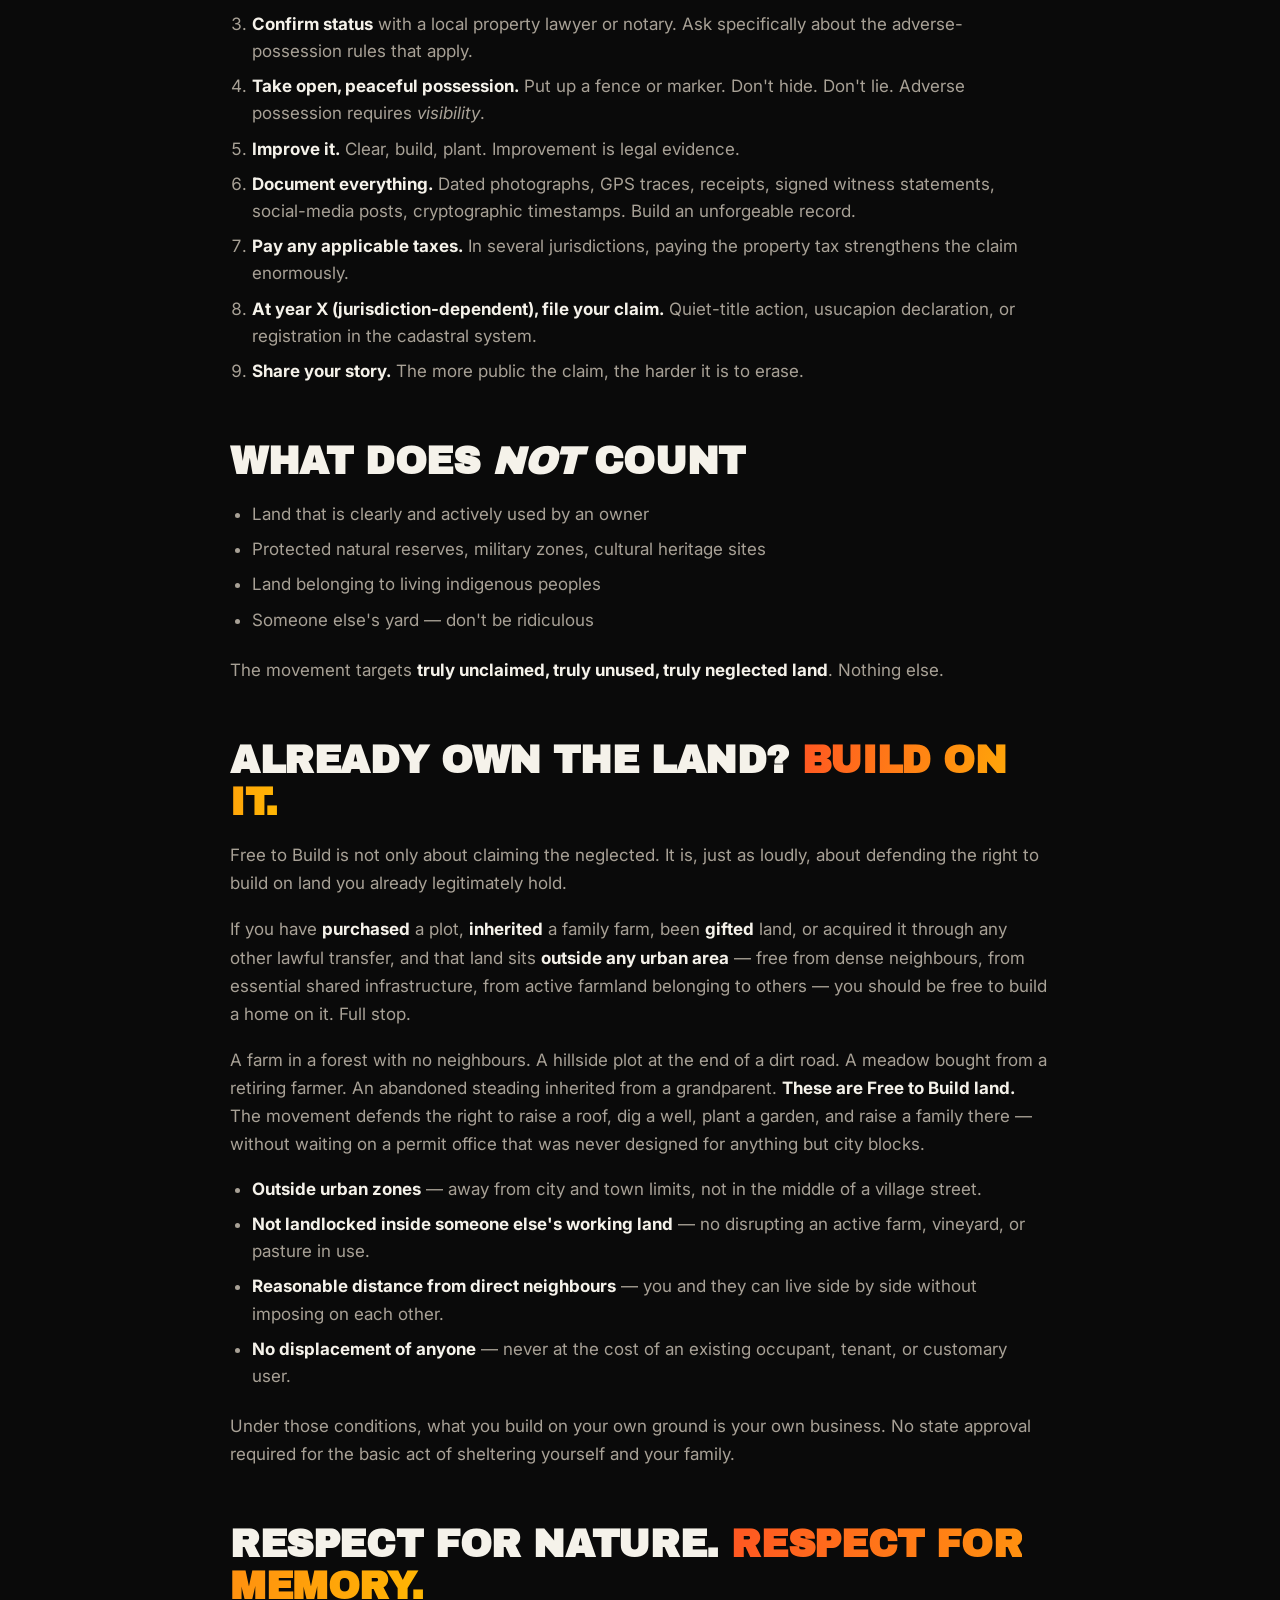
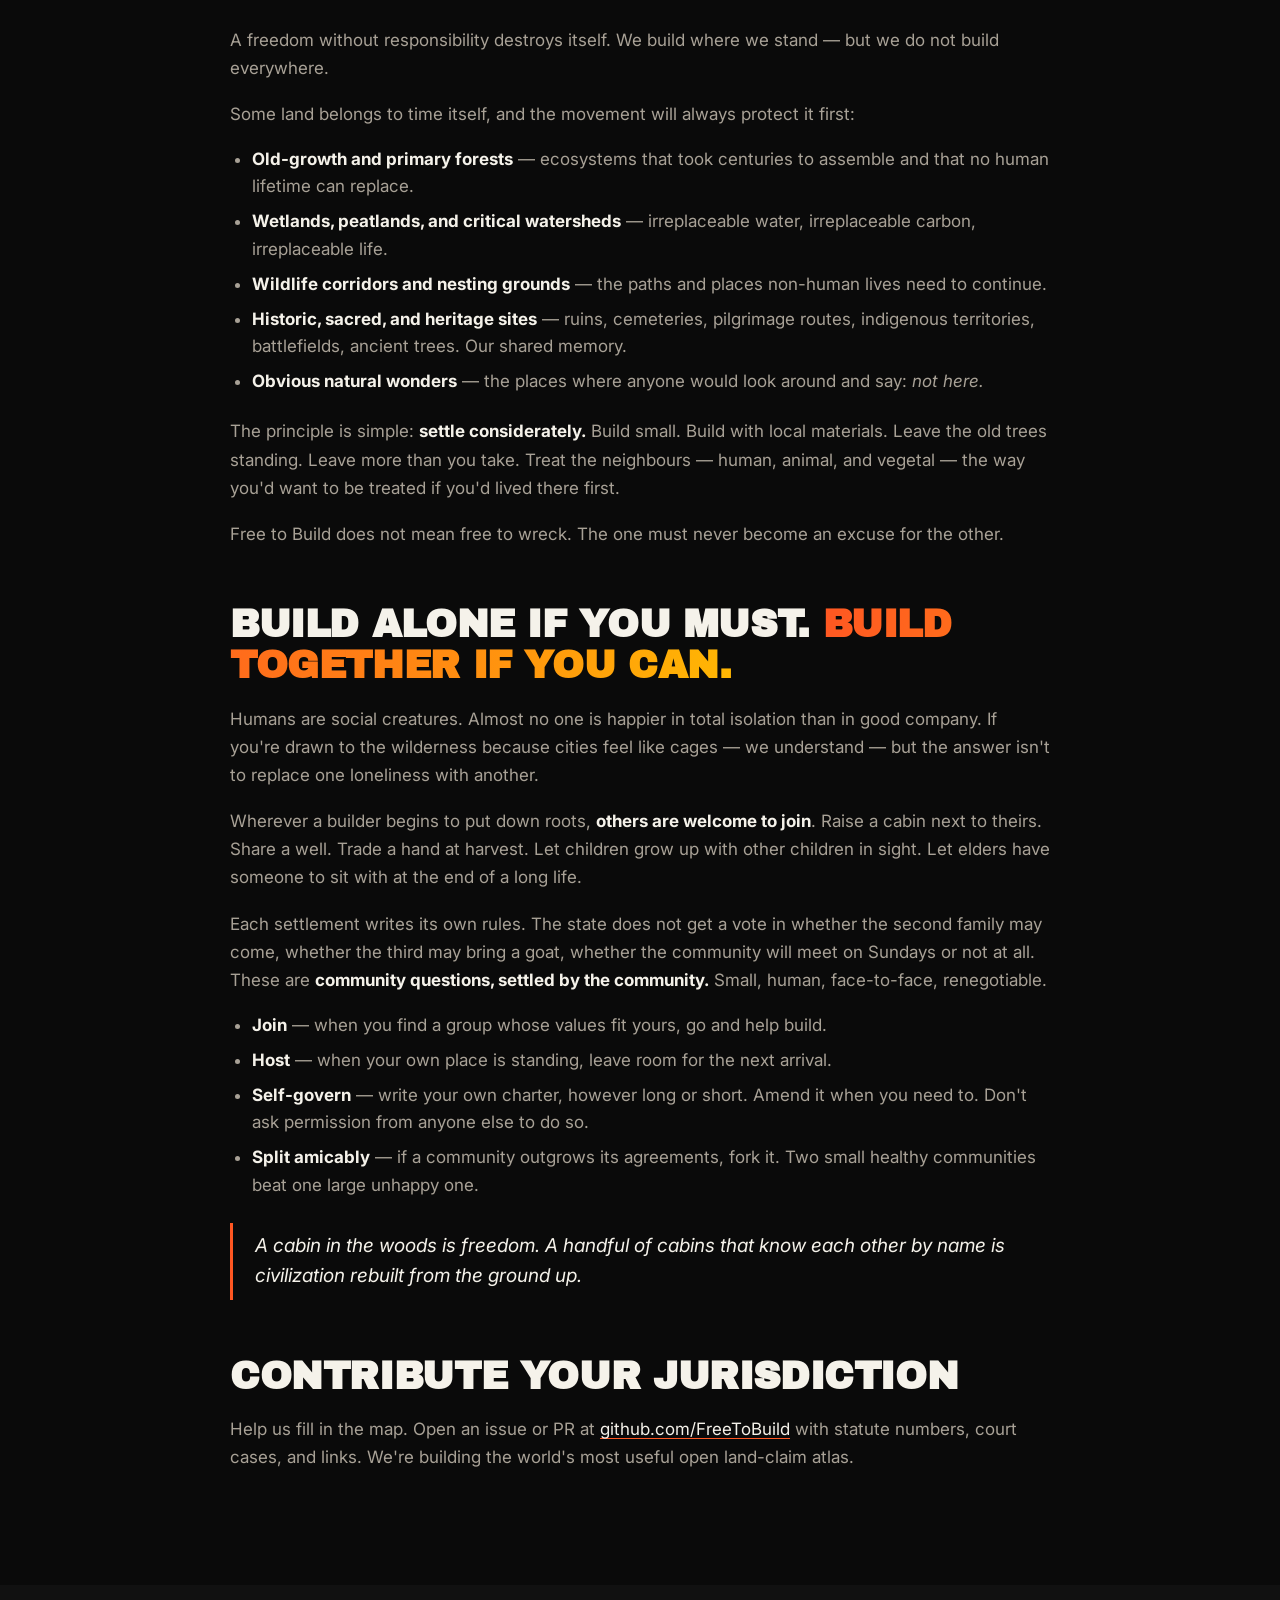
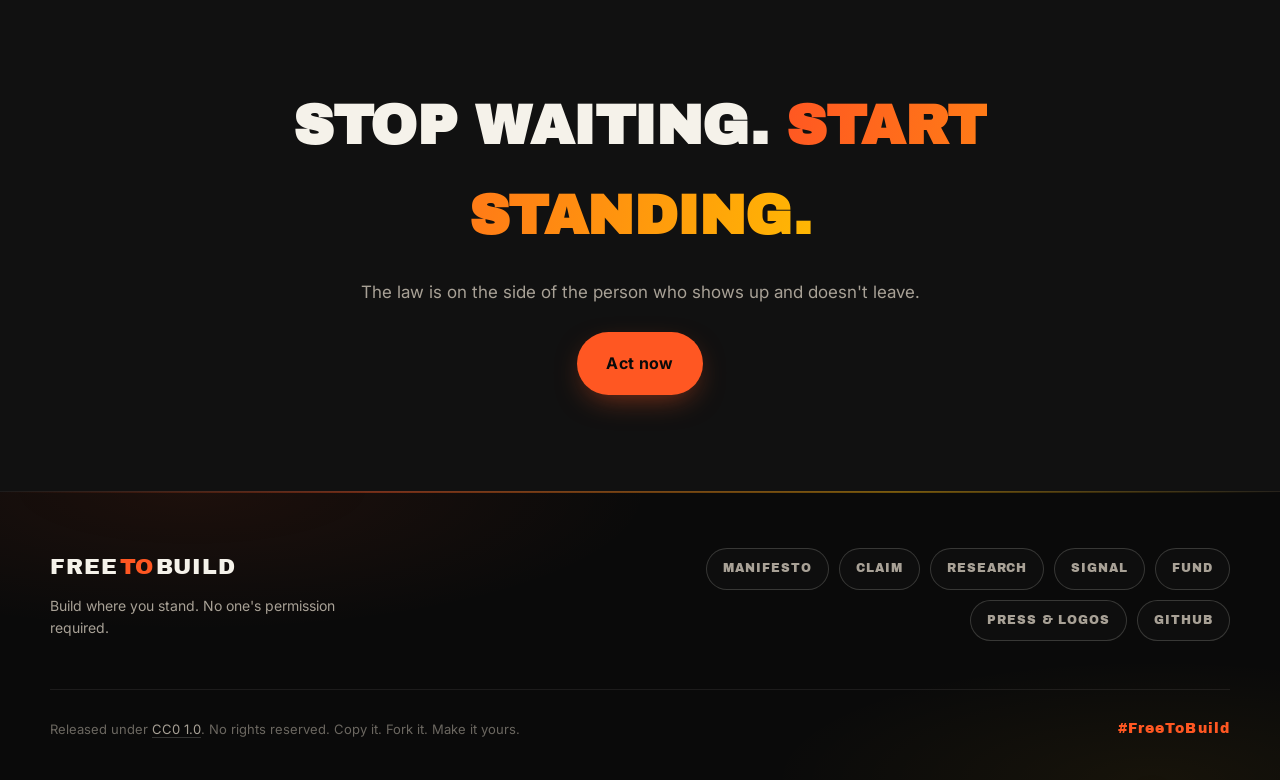
<file: claim.html>
<!DOCTYPE html>
<html lang="en">
<head>
<meta charset="UTF-8" />
<meta name="viewport" content="width=device-width, initial-scale=1.0, viewport-fit=cover" />
<meta name="theme-color" content="#0a0a0a" />
<title>Claim Land Today — Free to Build</title>
<meta name="description" content="How to legally claim land today: adverse possession, allodial rights, and homesteading — ranked by country and speed." />
<meta property="og:title" content="Claim Land Today — Free to Build" />
<meta property="og:description" content="Adverse possession and allodial rights: where, how, and how fast you can legally claim land — today." />
<meta property="og:type" content="website" />
<meta property="og:url" content="https://freeto.build/claim.html" />
<meta property="og:image" content="https://freeto.build/og.svg" />
<meta name="twitter:card" content="summary_large_image" />
<link rel="icon" type="image/svg+xml" href="favicon.svg" />
<link rel="preconnect" href="https://fonts.googleapis.com" />
<link rel="preconnect" href="https://fonts.gstatic.com" crossorigin />
<link href="https://fonts.googleapis.com/css2?family=Archivo+Black&family=Inter:wght@400;500;600;700;900&display=swap" rel="stylesheet" />
<link rel="stylesheet" href="styles.css" />
</head>
<body class="subpage">

<header class="nav" id="nav">
  <a href="/" class="brand" aria-label="Free to Build home">
    <span class="brand-mark" aria-hidden="true">
      <svg viewBox="0 0 40 40" width="28" height="28"><path d="M4 34 L20 6 L36 34 Z" fill="none" stroke="currentColor" stroke-width="3" stroke-linejoin="round"/><path d="M14 34 V22 H26 V34" fill="none" stroke="currentColor" stroke-width="3" stroke-linejoin="round"/></svg>
    </span>
    <span class="brand-text">FREE<span class="brand-to">TO</span>BUILD</span>
  </a>
  <nav class="nav-links" id="nav-links" aria-label="Primary">
    <a href="manifesto">Manifesto</a>
    <a href="claim">Claim</a>
    <a href="research">Research</a>
    <a href="fund">Fund</a>
  </nav>
  <a class="btn btn-primary nav-cta" href="/#act">Act</a>
  <button class="nav-toggle" id="nav-toggle" aria-label="Open menu" aria-expanded="false" aria-controls="nav-links">
    <span></span><span></span><span></span>
  </button>
</header>

<main id="top">

  <section class="page-hero">
    <div class="hero-bg" aria-hidden="true">
      <div class="grid-overlay"></div>
      <div class="glow glow-a"></div>
      <div class="glow glow-b"></div>
    </div>
    <div class="page-hero-inner">
      <span class="page-eyebrow">Claim Land · Allodial Rights</span>
      <h1 class="page-title">You can <span class="accent">already</span> claim land.</h1>
      <p class="page-sub">
        Most people don't know this. In many countries, if you live openly on unclaimed or neglected land long enough, <strong>it becomes yours by operation of law</strong>. We map the shortest paths.
      </p>
    </div>
  </section>

  <section class="section">
    <div class="prose">

      <div class="callout">
        <p class="kicker">Legal notice</p>
        <p>This is <strong>public-interest research, not legal advice.</strong> Laws change. Local rules vary. Always confirm with a lawyer in the target jurisdiction before staking a claim — but don't let "check with a lawyer" be a reason to never start.</p>
      </div>

      <h3>What is adverse possession?</h3>
      <p>Adverse possession is a body of property law — present in nearly every European legal system and its descendants — that says: <em>if you possess land openly, continuously, exclusively, and without the true owner's objection for a certain number of years, you become the legal owner.</em></p>
      <p>The Romans called it <em>usucapio</em>. The Normans called it <em>prescription</em>. The Scots call it <em>positive prescription</em>. The Germans call it <em>Ersitzung</em>. The Nordic peoples call it <em>hävd / hevd</em>. It is one of the oldest and most universal doctrines in property law — and it still works today.</p>

      <h3>The Free to Build standard: <span class="accent">4 + 1 = 5 years</span></h3>
      <p>The movement's position is simple and, by historical standards, already lenient:</p>
      <ul>
        <li><strong>Up to 4 years:</strong> the original owner retains the right to object and reclaim.</li>
        <li><strong>After 4 years:</strong> any peaceful, improving occupant may file a claim of possession.</li>
        <li><strong>After 5 years total:</strong> if the original owner has not acted, the land belongs to the person who lives on it and builds it.</li>
      </ul>
      <p>Five years is the upper bound of what we consider morally defensible. Many jurisdictions already come close or beat it.</p>

      <h3>Countries ranked by speed to claim</h3>
      <p>Minimum adverse-possession / positive-prescription periods for land, under typical good-faith conditions. Figures reflect current statutes at the time of writing.</p>

      <div class="data-table-wrap">
        <table class="data-table">
          <thead>
            <tr>
              <th>Jurisdiction</th>
              <th>Minimum years</th>
              <th>Conditions</th>
              <th>Movement rating</th>
            </tr>
          </thead>
          <tbody>
            <tr>
              <td><strong>Scotland</strong></td>
              <td class="num">10</td>
              <td>Positive prescription with recorded (even bad) title; open, peaceful, continuous possession.</td>
              <td><span class="tag hot">Fastest in Europe</span></td>
            </tr>
            <tr>
              <td><strong>Ireland</strong></td>
              <td class="num">12</td>
              <td>Squatter's rights codified in Statute of Limitations; works on both registered and unregistered land.</td>
              <td><span class="tag hot">Strong</span></td>
            </tr>
            <tr>
              <td><strong>England &amp; Wales</strong></td>
              <td class="num">10&ndash;12</td>
              <td>10y on registered land (with notification); 12y on unregistered. Land Registration Act 2002.</td>
              <td><span class="tag warm">Usable</span></td>
            </tr>
            <tr>
              <td><strong>France</strong></td>
              <td class="num">10</td>
              <td>With <em>juste titre</em> and good faith (<em>usucapion abrégée</em>); 30y without either.</td>
              <td><span class="tag hot">Strong</span></td>
            </tr>
            <tr>
              <td><strong>Spain</strong></td>
              <td class="num">10</td>
              <td>Immovable property, good faith and just title. 30y ordinary prescription otherwise.</td>
              <td><span class="tag hot">Strong</span></td>
            </tr>
            <tr>
              <td><strong>Italy</strong></td>
              <td class="num">20</td>
              <td>Standard <em>usucapione</em>. Reduced to 10y for small rural land with registered title transfer.</td>
              <td><span class="tag warm">Usable</span></td>
            </tr>
            <tr>
              <td><strong>Portugal</strong></td>
              <td class="num">15&ndash;20</td>
              <td>Good faith + registered title: 10y; good faith unregistered: 15y; bad faith: 20y.</td>
              <td><span class="tag warm">Usable</span></td>
            </tr>
            <tr>
              <td><strong>Switzerland</strong></td>
              <td class="num">10&ndash;30</td>
              <td>10y for registered title; 30y extraordinary prescription for unregistered. Good overall property rights.</td>
              <td><span class="tag warm">Usable</span></td>
            </tr>
            <tr>
              <td><strong>Norway</strong></td>
              <td class="num">20</td>
              <td><em>Hevd</em>: continuous, good-faith, unobjected occupation. Strong cultural legitimacy.</td>
              <td><span class="tag warm">Culturally strong</span></td>
            </tr>
            <tr>
              <td><strong>Sweden</strong></td>
              <td class="num">20</td>
              <td><em>Hävd</em>; also the famous <em>Allemansrätten</em> (right to roam) for non-residential presence.</td>
              <td><span class="tag warm">Culturally strong</span></td>
            </tr>
            <tr>
              <td><strong>Finland</strong></td>
              <td class="num">10</td>
              <td>Adverse possession under the Land Code, with good faith and registered title.</td>
              <td><span class="tag hot">Strong</span></td>
            </tr>
            <tr>
              <td><strong>Iceland</strong></td>
              <td class="num">20</td>
              <td><em>Hefð</em>. Closely related to Norwegian and Faroese tradition.</td>
              <td><span class="tag warm">Usable</span></td>
            </tr>
            <tr>
              <td><strong>Germany</strong></td>
              <td class="num">30</td>
              <td><em>Ersitzung</em>. Almost never practical for land; strong focus on registered title.</td>
              <td><span class="tag cool">Slow</span></td>
            </tr>
            <tr>
              <td><strong>Albania</strong></td>
              <td class="num">10&ndash;20</td>
              <td>10y with good faith &amp; title; 20y otherwise. Large amounts of unregistered land.</td>
              <td><span class="tag hot">Opportunity</span></td>
            </tr>
            <tr>
              <td><strong>Serbia</strong></td>
              <td class="num">10&ndash;20</td>
              <td>10y ordinary, 20y extraordinary prescription under the Law on Basic Ownership.</td>
              <td><span class="tag warm">Usable</span></td>
            </tr>
            <tr>
              <td><strong>Moldova</strong></td>
              <td class="num">15</td>
              <td>Civil Code arts. on usucapion. Rural land is abundant and sparsely registered.</td>
              <td><span class="tag hot">Opportunity</span></td>
            </tr>
            <tr>
              <td><strong>Ukraine</strong></td>
              <td class="num">15</td>
              <td>Civil Code art. 344. In practice complicated during wartime.</td>
              <td><span class="tag cool">Conditional</span></td>
            </tr>
            <tr>
              <td><strong>Georgia</strong></td>
              <td class="num">15</td>
              <td>Good-faith possession + registered title; 30y otherwise. Land abundant outside Tbilisi.</td>
              <td><span class="tag warm">Usable</span></td>
            </tr>
            <tr>
              <td><strong>USA — Montana</strong></td>
              <td class="num">5</td>
              <td>Shortest standard statutory period in the Western world. Must pay property taxes.</td>
              <td><span class="tag hot">Global record</span></td>
            </tr>
            <tr>
              <td><strong>USA — California, Arizona, Idaho</strong></td>
              <td class="num">5&ndash;7</td>
              <td>Color-of-title + tax payment variants. Fast, but requires a paper trail.</td>
              <td><span class="tag hot">Fast</span></td>
            </tr>
          </tbody>
        </table>
      </div>

      <h3>Allodial title: land owned <em>outright</em>, not of the Crown</h3>
      <p>Most property in the world today is held under some form of feudal derivation — even "freehold" in common-law countries is technically held "of the Crown" or the state, which can still tax, regulate, or seize via eminent domain. <strong>Allodial title</strong> is the older and purer form: <em>land owned absolutely, with no superior lord.</em></p>

      <h4>Where allodial (or near-allodial) rights still exist</h4>
      <ul>
        <li><strong>Orkney &amp; Shetland (Scotland):</strong> <em>Udal Law</em>, inherited from Norway, still recognizes allodial title to some land and foreshore. The purest surviving allodial system in Europe.</li>
        <li><strong>Norway:</strong> <em>Odelsrett</em> — the ancient right of kin to reclaim ancestral farmland, one of the oldest property rights in Europe. Not fully allodial, but culturally aligned.</li>
        <li><strong>Faroe Islands:</strong> Retains <em>óðal</em> traditions similar to Orkney.</li>
        <li><strong>Andorra:</strong> Strong tradition of absolute private ownership; very favorable property regime.</li>
        <li><strong>Scotland (post-2004):</strong> The Abolition of Feudal Tenure etc. (Scotland) Act 2000 abolished feudal superiority. Freehold ownership is now closer to allodial than in England.</li>
        <li><strong>USA — Nevada &amp; Texas:</strong> Limited statutory provisions for purchasing allodial status on private land; effectively removes some state claims.</li>
        <li><strong>Switzerland (historic):</strong> Some canton-level tradition of <em>Allmend</em> (commons) holdings close to allodial in effect.</li>
      </ul>

      <blockquote>The oldest freedom on this continent is the freedom to own your piece of ground and answer to no one for it. We do not need to invent that right — we need to remember it.</blockquote>

      <h3>How to actually start — a checklist</h3>
      <ol>
        <li><strong>Pick a jurisdiction</strong> from the table above that matches your situation (nationality, residency, climate, access).</li>
        <li><strong>Identify land</strong> that is truly unclaimed, abandoned, or of unknown ownership. Use cadastral maps, Land Registry searches, satellite imagery, and local knowledge.</li>
        <li><strong>Confirm status</strong> with a local property lawyer or notary. Ask specifically about the adverse-possession rules that apply.</li>
        <li><strong>Take open, peaceful possession.</strong> Put up a fence or marker. Don't hide. Don't lie. Adverse possession requires <em>visibility</em>.</li>
        <li><strong>Improve it.</strong> Clear, build, plant. Improvement is legal evidence.</li>
        <li><strong>Document everything.</strong> Dated photographs, GPS traces, receipts, signed witness statements, social-media posts, cryptographic timestamps. Build an unforgeable record.</li>
        <li><strong>Pay any applicable taxes.</strong> In several jurisdictions, paying the property tax strengthens the claim enormously.</li>
        <li><strong>At year X (jurisdiction-dependent), file your claim.</strong> Quiet-title action, usucapion declaration, or registration in the cadastral system.</li>
        <li><strong>Share your story.</strong> The more public the claim, the harder it is to erase.</li>
      </ol>

      <h3>What does <em>not</em> count</h3>
      <ul>
        <li>Land that is clearly and actively used by an owner</li>
        <li>Protected natural reserves, military zones, cultural heritage sites</li>
        <li>Land belonging to living indigenous peoples</li>
        <li>Someone else's yard — don't be ridiculous</li>
      </ul>
      <p>The movement targets <strong>truly unclaimed, truly unused, truly neglected land</strong>. Nothing else.</p>

      <h3>Already own the land? <span class="accent">Build on it.</span></h3>
      <p>Free to Build is not only about claiming the neglected. It is, just as loudly, about defending the right to build on land you already legitimately hold.</p>
      <p>If you have <strong>purchased</strong> a plot, <strong>inherited</strong> a family farm, been <strong>gifted</strong> land, or acquired it through any other lawful transfer, and that land sits <strong>outside any urban area</strong> — free from dense neighbours, from essential shared infrastructure, from active farmland belonging to others — you should be free to build a home on it. Full stop.</p>
      <p>A farm in a forest with no neighbours. A hillside plot at the end of a dirt road. A meadow bought from a retiring farmer. An abandoned steading inherited from a grandparent. <strong>These are Free to Build land.</strong> The movement defends the right to raise a roof, dig a well, plant a garden, and raise a family there — without waiting on a permit office that was never designed for anything but city blocks.</p>
      <ul>
        <li><strong>Outside urban zones</strong> — away from city and town limits, not in the middle of a village street.</li>
        <li><strong>Not landlocked inside someone else's working land</strong> — no disrupting an active farm, vineyard, or pasture in use.</li>
        <li><strong>Reasonable distance from direct neighbours</strong> — you and they can live side by side without imposing on each other.</li>
        <li><strong>No displacement of anyone</strong> — never at the cost of an existing occupant, tenant, or customary user.</li>
      </ul>
      <p>Under those conditions, what you build on your own ground is your own business. No state approval required for the basic act of sheltering yourself and your family.</p>

      <h3>Respect for nature. <span class="accent">Respect for memory.</span></h3>
      <p>A freedom without responsibility destroys itself. We build where we stand — but we do not build everywhere.</p>
      <p>Some land belongs to time itself, and the movement will always protect it first:</p>
      <ul>
        <li><strong>Old-growth and primary forests</strong> — ecosystems that took centuries to assemble and that no human lifetime can replace.</li>
        <li><strong>Wetlands, peatlands, and critical watersheds</strong> — irreplaceable water, irreplaceable carbon, irreplaceable life.</li>
        <li><strong>Wildlife corridors and nesting grounds</strong> — the paths and places non-human lives need to continue.</li>
        <li><strong>Historic, sacred, and heritage sites</strong> — ruins, cemeteries, pilgrimage routes, indigenous territories, battlefields, ancient trees. Our shared memory.</li>
        <li><strong>Obvious natural wonders</strong> — the places where anyone would look around and say: <em>not here.</em></li>
      </ul>
      <p>The principle is simple: <strong>settle considerately.</strong> Build small. Build with local materials. Leave the old trees standing. Leave more than you take. Treat the neighbours — human, animal, and vegetal — the way you'd want to be treated if you'd lived there first.</p>
      <p>Free to Build does not mean free to wreck. The one must never become an excuse for the other.</p>

      <h3>Build alone if you must. <span class="accent">Build together if you can.</span></h3>
      <p>Humans are social creatures. Almost no one is happier in total isolation than in good company. If you're drawn to the wilderness because cities feel like cages — we understand — but the answer isn't to replace one loneliness with another.</p>
      <p>Wherever a builder begins to put down roots, <strong>others are welcome to join</strong>. Raise a cabin next to theirs. Share a well. Trade a hand at harvest. Let children grow up with other children in sight. Let elders have someone to sit with at the end of a long life.</p>
      <p>Each settlement writes its own rules. The state does not get a vote in whether the second family may come, whether the third may bring a goat, whether the community will meet on Sundays or not at all. These are <strong>community questions, settled by the community.</strong> Small, human, face-to-face, renegotiable.</p>
      <ul>
        <li><strong>Join</strong> — when you find a group whose values fit yours, go and help build.</li>
        <li><strong>Host</strong> — when your own place is standing, leave room for the next arrival.</li>
        <li><strong>Self-govern</strong> — write your own charter, however long or short. Amend it when you need to. Don't ask permission from anyone else to do so.</li>
        <li><strong>Split amicably</strong> — if a community outgrows its agreements, fork it. Two small healthy communities beat one large unhappy one.</li>
      </ul>
      <blockquote>A cabin in the woods is freedom. A handful of cabins that know each other by name is <em>civilization rebuilt from the ground up.</em></blockquote>

      <h3>Contribute your jurisdiction</h3>
      <p>Help us fill in the map. Open an issue or PR at <a href="https://github.com/FreeToBuild" target="_blank" rel="noopener">github.com/FreeToBuild</a> with statute numbers, court cases, and links. We're building the world's most useful open land-claim atlas.</p>

    </div>
  </section>

  <section class="section-cta section-dark">
    <div class="container narrow">
      <h2>Stop waiting. <span class="accent">Start standing.</span></h2>
      <p>The law is on the side of the person who shows up and doesn't leave.</p>
      <a class="btn btn-primary btn-lg" href="/#act">Act now</a>
    </div>
  </section>

</main>

<footer class="footer">
  <div class="container footer-inner">
    <div class="footer-brand">
      <span class="brand-text">FREE<span class="brand-to">TO</span>BUILD</span>
      <p>Build where you stand. No one's permission required.</p>
    </div>
    <nav class="footer-links" aria-label="More">
      <a href="manifesto">Manifesto</a>
      <a href="claim">Claim</a>
      <a href="research">Research</a>
      <a href="signal">Signal</a>
      <a href="fund">Fund</a>
      <a href="press">Press &amp; Logos</a>
      <a href="https://github.com/FreeToBuild" target="_blank" rel="noopener">GitHub</a>
    </nav>
    <div class="footer-meta">
      <p>Released under <a href="https://creativecommons.org/publicdomain/zero/1.0/" target="_blank" rel="noopener">CC0 1.0</a>. No rights reserved. Copy it. Fork it. Make it yours.</p>
      <p class="hash">#FreeToBuild</p>
    </div>
  </div>
</footer>

<script src="script.js" defer></script>
</body>
</html>
</file>
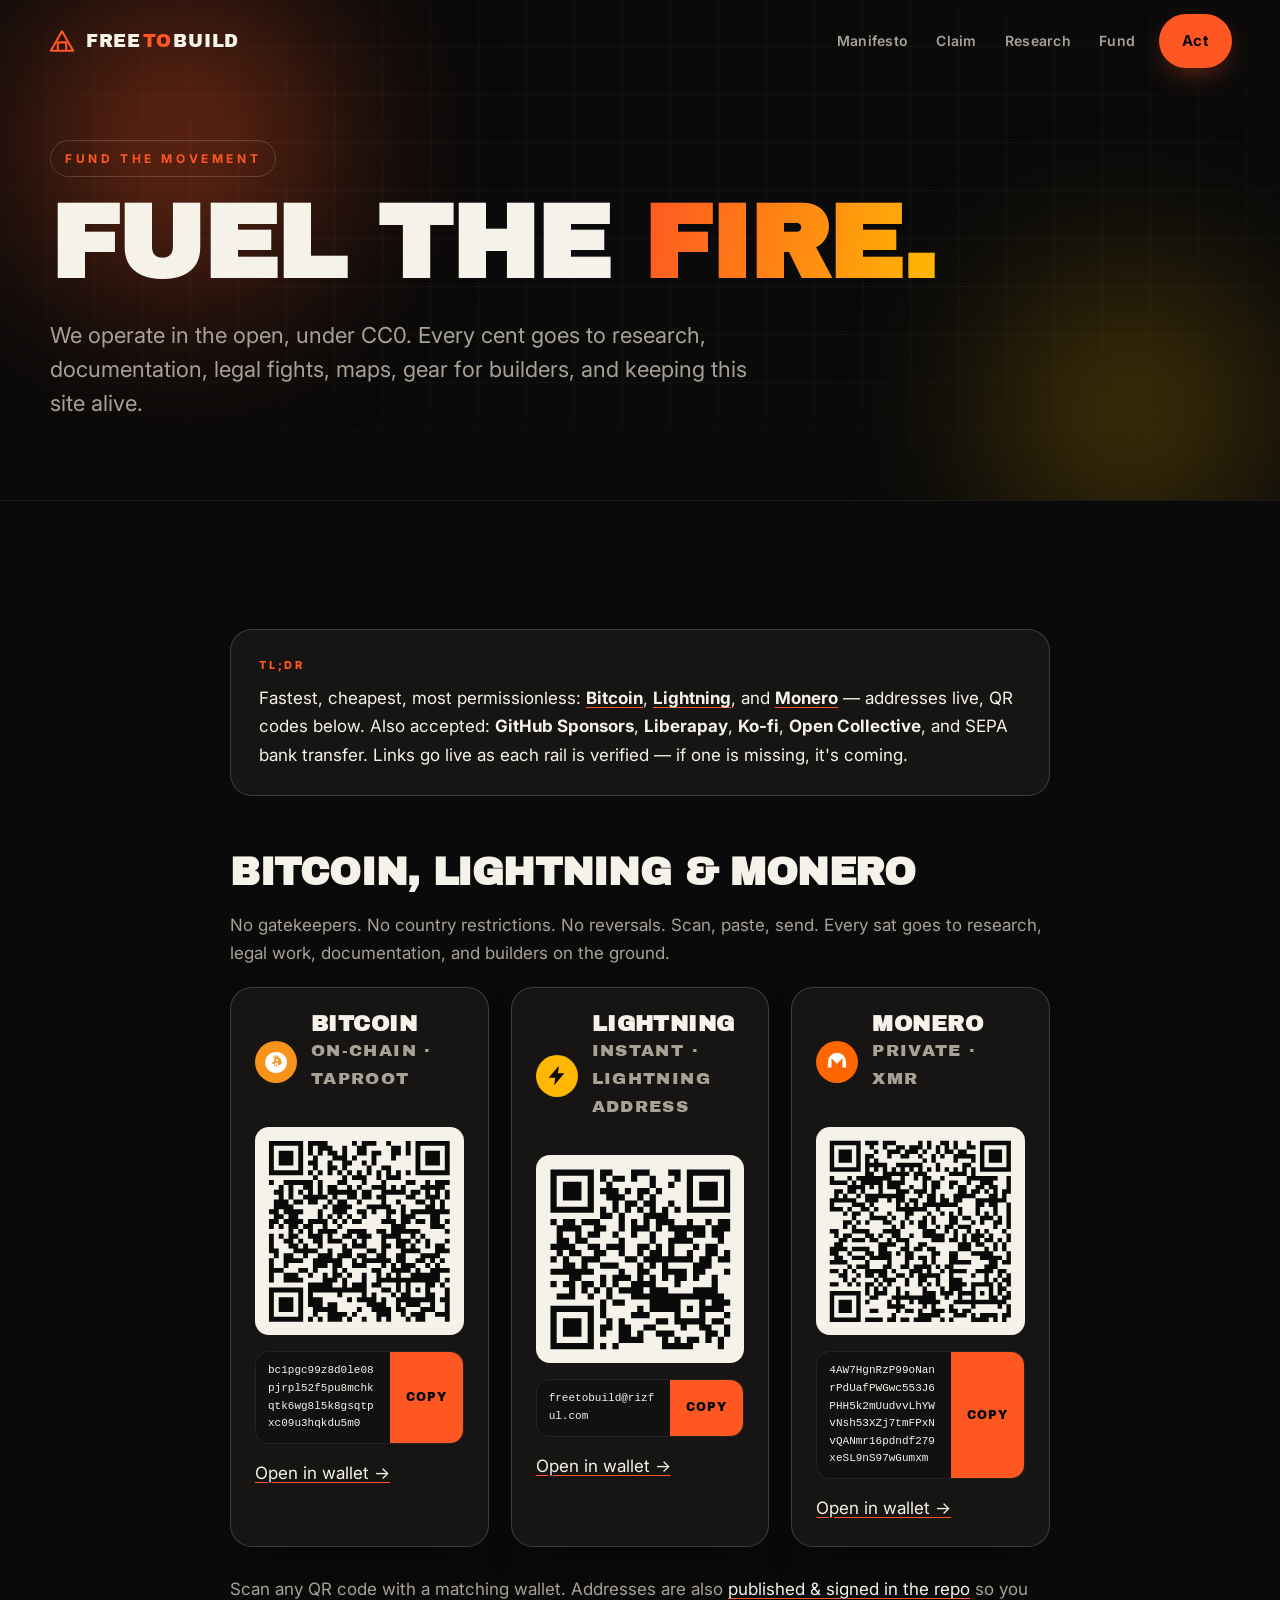
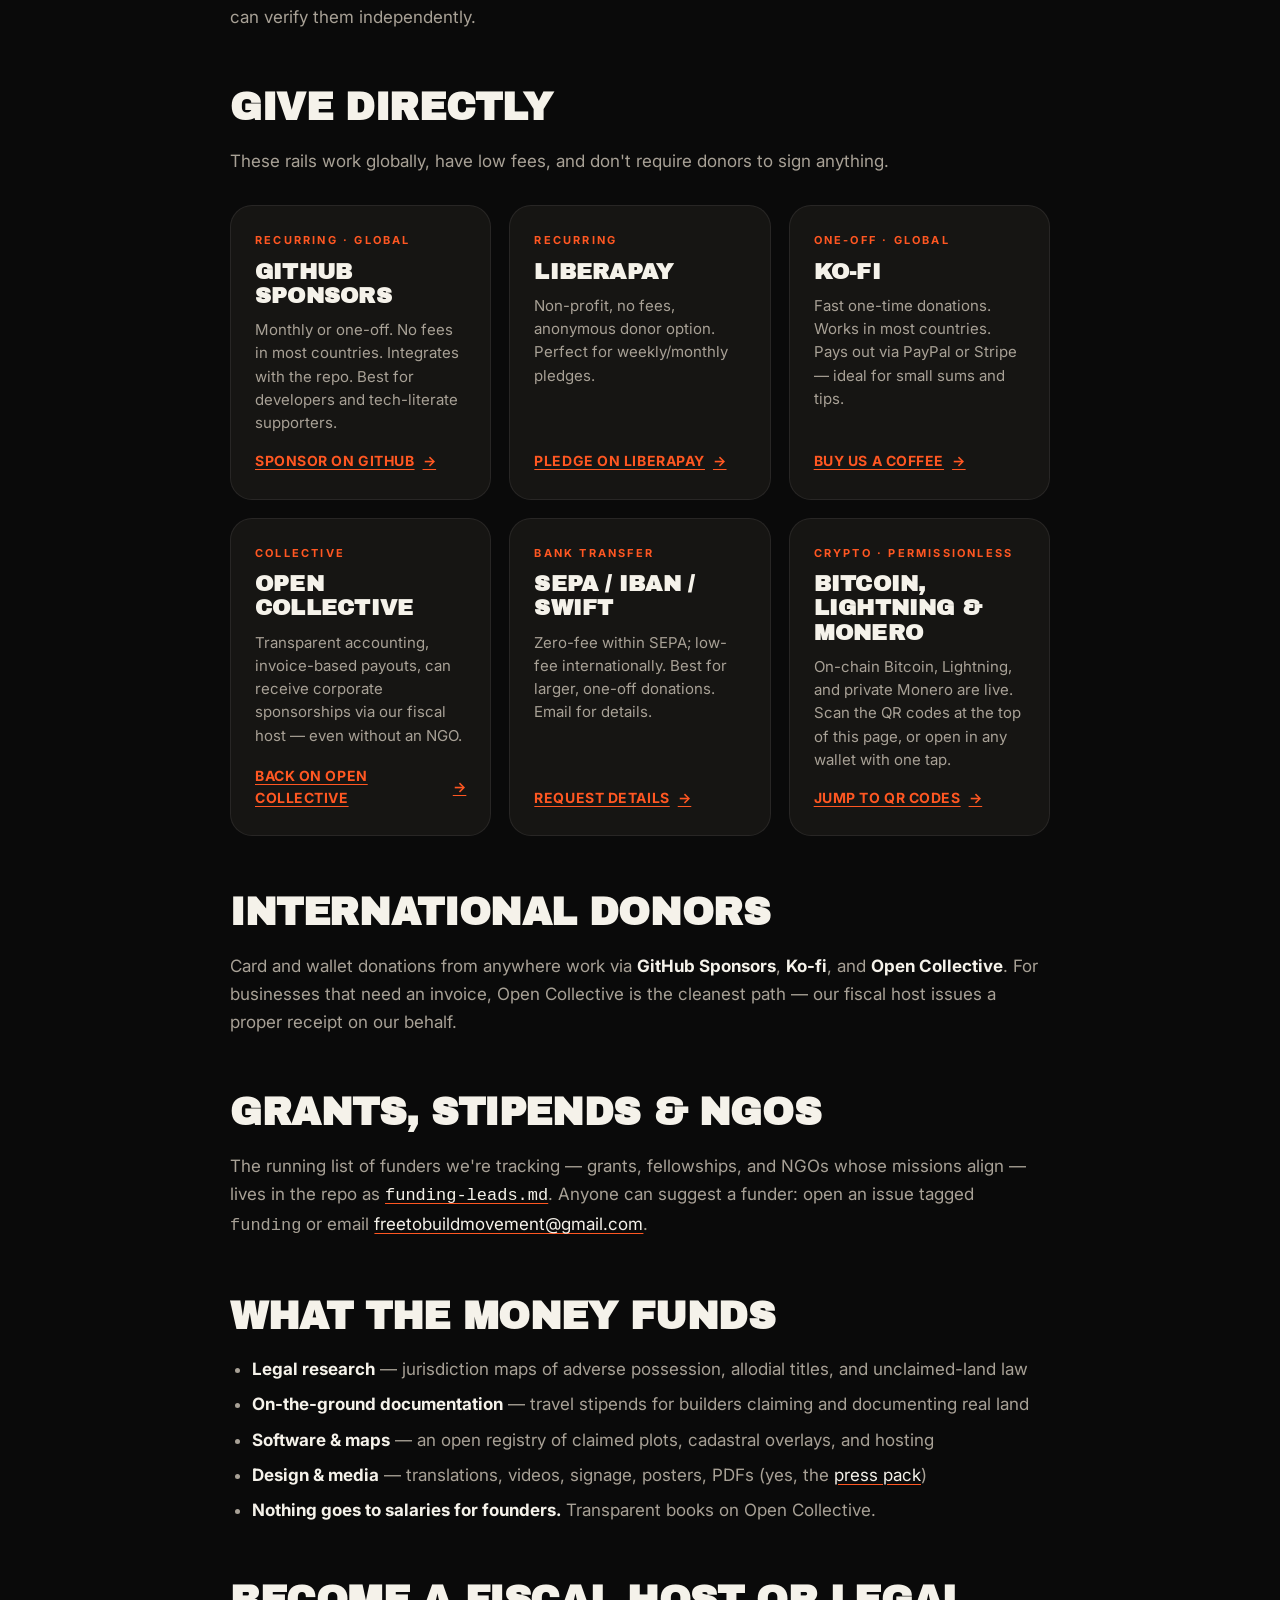
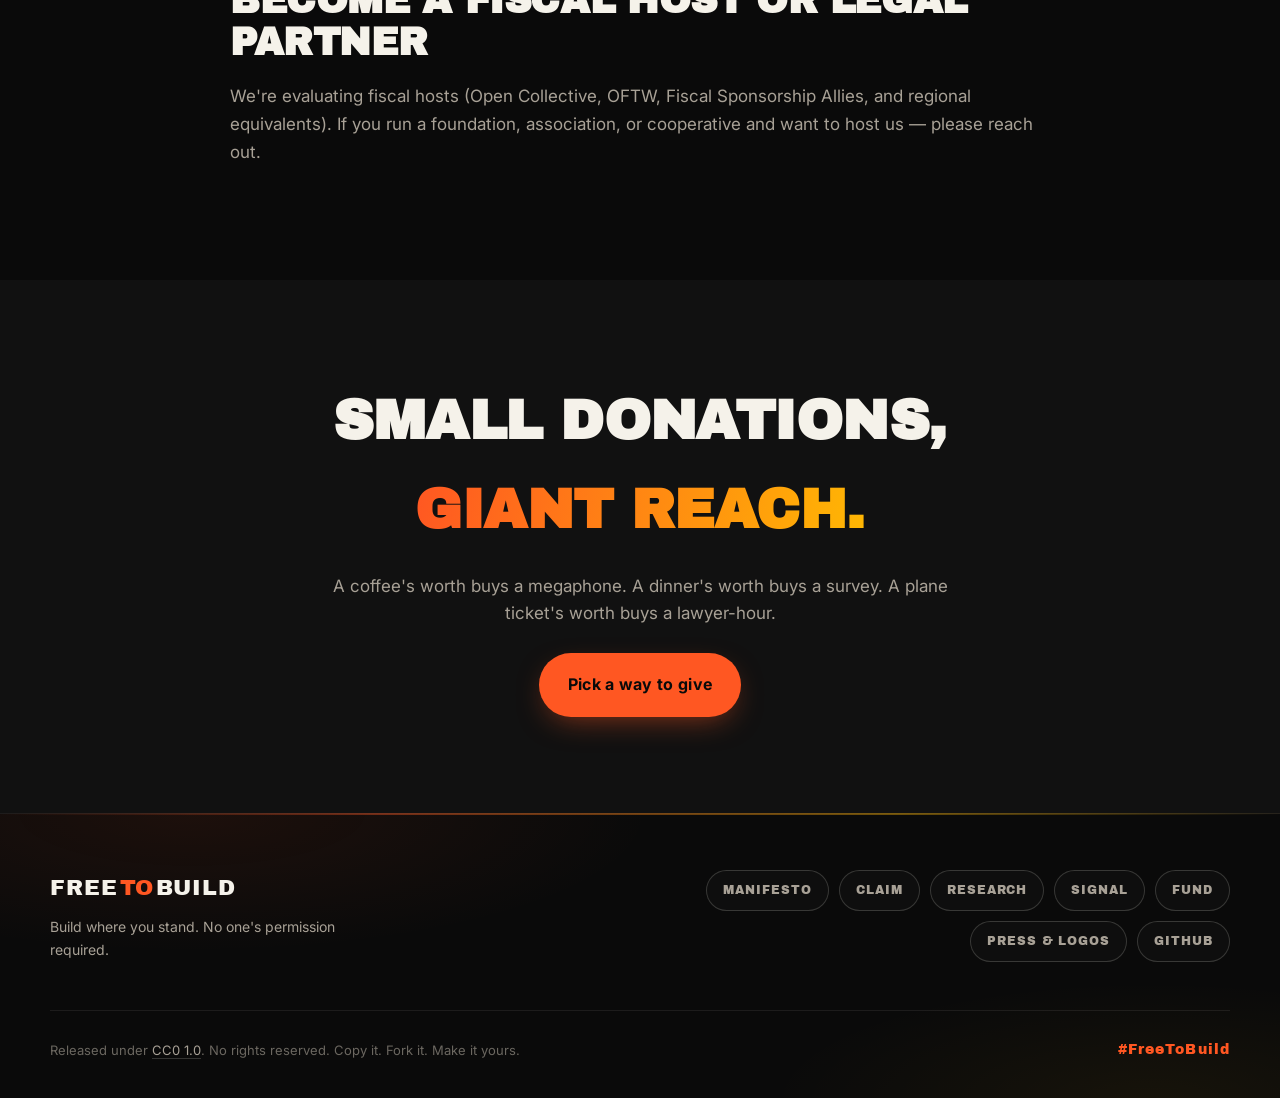
<file: fund.html>
<!DOCTYPE html>
<html lang="en">
<head>
<meta charset="UTF-8" />
<meta name="viewport" content="width=device-width, initial-scale=1.0, viewport-fit=cover" />
<meta name="theme-color" content="#0a0a0a" />
<title>Fund the Movement — Free to Build</title>
<meta name="description" content="How to fund Free to Build. Direct giving, crypto, fiscal hosts — plus grant leads in the repo." />
<meta property="og:title" content="Fund the Movement — Free to Build" />
<meta property="og:description" content="How to fund Free to Build. Direct giving, crypto, fiscal hosts." />
<meta property="og:type" content="website" />
<meta property="og:url" content="https://freeto.build/fund.html" />
<meta property="og:image" content="https://freeto.build/og.svg" />
<meta name="twitter:card" content="summary_large_image" />
<link rel="icon" type="image/svg+xml" href="favicon.svg" />
<link rel="preconnect" href="https://fonts.googleapis.com" />
<link rel="preconnect" href="https://fonts.gstatic.com" crossorigin />
<link href="https://fonts.googleapis.com/css2?family=Archivo+Black&family=Inter:wght@400;500;600;700;900&display=swap" rel="stylesheet" />
<link rel="stylesheet" href="styles.css" />
</head>
<body class="subpage">

<header class="nav" id="nav">
  <a href="/" class="brand" aria-label="Free to Build home">
    <span class="brand-mark" aria-hidden="true">
      <svg viewBox="0 0 40 40" width="28" height="28"><path d="M4 34 L20 6 L36 34 Z" fill="none" stroke="currentColor" stroke-width="3" stroke-linejoin="round"/><path d="M14 34 V22 H26 V34" fill="none" stroke="currentColor" stroke-width="3" stroke-linejoin="round"/></svg>
    </span>
    <span class="brand-text">FREE<span class="brand-to">TO</span>BUILD</span>
  </a>
  <nav class="nav-links" id="nav-links" aria-label="Primary">
    <a href="manifesto">Manifesto</a>
    <a href="claim">Claim</a>
    <a href="research">Research</a>
    <a href="fund">Fund</a>
  </nav>
  <a class="btn btn-primary nav-cta" href="/#act">Act</a>
  <button class="nav-toggle" id="nav-toggle" aria-label="Open menu" aria-expanded="false" aria-controls="nav-links">
    <span></span><span></span><span></span>
  </button>
</header>

<main id="top">

  <section class="page-hero">
    <div class="hero-bg" aria-hidden="true">
      <div class="grid-overlay"></div>
      <div class="glow glow-a"></div>
      <div class="glow glow-b"></div>
    </div>
    <div class="page-hero-inner">
      <span class="page-eyebrow">Fund the Movement</span>
      <h1 class="page-title">Fuel the <span class="accent">fire.</span></h1>
      <p class="page-sub">
        We operate in the open, under CC0. Every cent goes to research, documentation, legal fights, maps, gear for builders, and keeping this site alive.
      </p>
    </div>
  </section>

  <section class="section">
    <div class="prose">
      <div class="callout">
        <p class="kicker">TL;DR</p>
        <p>Fastest, cheapest, most permissionless: <a href="#bitcoin"><strong>Bitcoin</strong></a>, <a href="#bitcoin"><strong>Lightning</strong></a>, and <a href="#bitcoin"><strong>Monero</strong></a> — addresses live, QR codes below. Also accepted: <strong>GitHub Sponsors</strong>, <strong>Liberapay</strong>, <strong>Ko-fi</strong>, <strong>Open Collective</strong>, and SEPA bank transfer. Links go live as each rail is verified — if one is missing, it's coming.</p>
      </div>

      <h3 id="bitcoin">Bitcoin, Lightning &amp; Monero</h3>
      <p>No gatekeepers. No country restrictions. No reversals. Scan, paste, send. Every sat goes to research, legal work, documentation, and builders on the ground.</p>

      <div class="btc-grid">
        <div class="btc-card">
          <div class="btc-head">
            <span class="btc-icon" aria-hidden="true">
              <svg viewBox="0 0 24 24" width="22" height="22"><path fill="currentColor" d="M23.64 14.9c-1.6 6.4-8 10.3-14.4 8.7S-1 16 .6 9.6 9 0 15.4 1.6s9.8 6.9 8.2 13.3zM17.3 10.2c.2-1.6-1-2.5-2.6-3L15 5.2l-1.2-.3-.4 2-1-.2.5-2-1.3-.3-.5 2-.7-.2L8.7 6l.3 1.3s1-.2.9-.2.5.2.6.5l-1 4.4a.4.4 0 0 1-.4.2l-1-.2-.6 1.5 1.7.4.9.3-.5 2 1.2.3.5-2 1 .3-.5 2 1.3.3.5-2c2.1.4 3.7.2 4.4-1.7.5-1.5 0-2.4-1.2-3 .9-.2 1.5-.8 1.7-2zm-2.8 4c-.4 1.6-3 .7-3.8.5l.6-2.4c.9.3 3.6.6 3.2 2zm.3-4c-.3 1.4-2.5.7-3.2.5l.5-2.2c.7.2 3 .5 2.7 1.7z"/></svg>
            </span>
            <div>
              <h4>Bitcoin</h4>
              <p class="btc-sub">On-chain &middot; Taproot</p>
            </div>
          </div>
          <div class="qr" data-qr="bitcoin:bc1pgc99z8d0le08pjrpl52f5pu8mchkqtk6wg8l5k8gsqtpxc09u3hqkdu5m0" aria-label="Bitcoin address QR code"></div>
          <div class="btc-addr">
            <code id="btc-onchain">bc1pgc99z8d0le08pjrpl52f5pu8mchkqtk6wg8l5k8gsqtpxc09u3hqkdu5m0</code>
            <button class="btn-copy" type="button" data-copy="bc1pgc99z8d0le08pjrpl52f5pu8mchkqtk6wg8l5k8gsqtpxc09u3hqkdu5m0" aria-label="Copy Bitcoin address">Copy</button>
          </div>
          <a class="give-cta" href="bitcoin:bc1pgc99z8d0le08pjrpl52f5pu8mchkqtk6wg8l5k8gsqtpxc09u3hqkdu5m0">Open in wallet →</a>
        </div>

        <div class="btc-card">
          <div class="btc-head">
            <span class="btc-icon btc-icon-ln" aria-hidden="true">
              <svg viewBox="0 0 24 24" width="22" height="22"><path fill="currentColor" d="M13 2L3 14h7l-1 8 11-13h-7l1-7z"/></svg>
            </span>
            <div>
              <h4>Lightning</h4>
              <p class="btc-sub">Instant &middot; Lightning Address</p>
            </div>
          </div>
          <div class="qr" data-qr="lightning:freetobuild@rizful.com" aria-label="Lightning address QR code"></div>
          <div class="btc-addr">
            <code id="btc-ln">freetobuild@rizful.com</code>
            <button class="btn-copy" type="button" data-copy="freetobuild@rizful.com" aria-label="Copy Lightning address">Copy</button>
          </div>
          <a class="give-cta" href="lightning:freetobuild@rizful.com">Open in wallet →</a>
        </div>

        <div class="btc-card">
          <div class="btc-head">
            <span class="btc-icon btc-icon-xmr" aria-hidden="true">
              <svg viewBox="0 0 24 24" width="22" height="22"><path fill="currentColor" d="M12 2a10 10 0 0 0-10 10v6h4V8l6 6 6-6v10h4v-6A10 10 0 0 0 12 2z"/></svg>
            </span>
            <div>
              <h4>Monero</h4>
              <p class="btc-sub">Private &middot; XMR</p>
            </div>
          </div>
          <div class="qr" data-qr="monero:4AW7HgnRzP99oNanrPdUafPWGwc553J6PHH5k2mUudvvLhYWvNsh53XZj7tmFPxNvQANmr16pdndf279xeSL9nS97wGumxm" aria-label="Monero address QR code"></div>
          <div class="btc-addr">
            <code id="btc-xmr">4AW7HgnRzP99oNanrPdUafPWGwc553J6PHH5k2mUudvvLhYWvNsh53XZj7tmFPxNvQANmr16pdndf279xeSL9nS97wGumxm</code>
            <button class="btn-copy" type="button" data-copy="4AW7HgnRzP99oNanrPdUafPWGwc553J6PHH5k2mUudvvLhYWvNsh53XZj7tmFPxNvQANmr16pdndf279xeSL9nS97wGumxm" aria-label="Copy Monero address">Copy</button>
          </div>
          <a class="give-cta" href="monero:4AW7HgnRzP99oNanrPdUafPWGwc553J6PHH5k2mUudvvLhYWvNsh53XZj7tmFPxNvQANmr16pdndf279xeSL9nS97wGumxm">Open in wallet →</a>
        </div>
      </div>

      <p class="btc-note">Scan any QR code with a matching wallet. Addresses are also <a href="https://github.com/FreeToBuild" target="_blank" rel="noopener">published &amp; signed in the repo</a> so you can verify them independently.</p>

      <h3>Give directly</h3>
      <p>These rails work globally, have low fees, and don't require donors to sign anything.</p>

      <div class="give-grid">
        <div class="give-card">
          <span class="tag">Recurring · Global</span>
          <h3>GitHub Sponsors</h3>
          <p>Monthly or one-off. No fees in most countries. Integrates with the repo. Best for developers and tech-literate supporters.</p>
          <a class="give-cta" href="https://github.com/sponsors/FreeToBuild" target="_blank" rel="noopener">Sponsor on GitHub</a>
        </div>
        <div class="give-card">
          <span class="tag">Recurring</span>
          <h3>Liberapay</h3>
          <p>Non-profit, no fees, anonymous donor option. Perfect for weekly/monthly pledges.</p>
          <a class="give-cta" href="https://liberapay.com/FreeToBuild/" target="_blank" rel="noopener">Pledge on Liberapay</a>
        </div>
        <div class="give-card">
          <span class="tag">One-off · Global</span>
          <h3>Ko-fi</h3>
          <p>Fast one-time donations. Works in most countries. Pays out via PayPal or Stripe — ideal for small sums and tips.</p>
          <a class="give-cta" href="https://ko-fi.com/freetobuild" target="_blank" rel="noopener">Buy us a coffee</a>
        </div>
        <div class="give-card">
          <span class="tag">Collective</span>
          <h3>Open Collective</h3>
          <p>Transparent accounting, invoice-based payouts, can receive corporate sponsorships via our fiscal host — even without an NGO.</p>
          <a class="give-cta" href="https://opencollective.com/freetobuild" target="_blank" rel="noopener">Back on Open Collective</a>
        </div>
        <div class="give-card">
          <span class="tag">Bank transfer</span>
          <h3>SEPA / IBAN / SWIFT</h3>
          <p>Zero-fee within SEPA; low-fee internationally. Best for larger, one-off donations. Email for details.</p>
          <a class="give-cta" href="mailto:freetobuildmovement@gmail.com">Request details</a>
        </div>
        <div class="give-card">
          <span class="tag">Crypto · Permissionless</span>
          <h3>Bitcoin, Lightning &amp; Monero</h3>
          <p>On-chain Bitcoin, Lightning, and private Monero are live. Scan the QR codes at the top of this page, or open in any wallet with one tap.</p>
          <a class="give-cta" href="#bitcoin">Jump to QR codes</a>
        </div>
      </div>

      <h3>International donors</h3>
      <p>Card and wallet donations from anywhere work via <strong>GitHub Sponsors</strong>, <strong>Ko-fi</strong>, and <strong>Open Collective</strong>. For businesses that need an invoice, Open Collective is the cleanest path — our fiscal host issues a proper receipt on our behalf.</p>

      <h3>Grants, stipends &amp; NGOs</h3>
      <p>The running list of funders we're tracking — grants, fellowships, and NGOs whose missions align — lives in the repo as <a href="https://github.com/FreeToBuild/website/blob/main/funding-leads.md" target="_blank" rel="noopener"><code>funding-leads.md</code></a>. Anyone can suggest a funder: open an issue tagged <code>funding</code> or email <a href="mailto:freetobuildmovement@gmail.com">freetobuildmovement@gmail.com</a>.</p>

      <h3>What the money funds</h3>
      <ul>
        <li><strong>Legal research</strong> — jurisdiction maps of adverse possession, allodial titles, and unclaimed-land law</li>
        <li><strong>On-the-ground documentation</strong> — travel stipends for builders claiming and documenting real land</li>
        <li><strong>Software &amp; maps</strong> — an open registry of claimed plots, cadastral overlays, and hosting</li>
        <li><strong>Design &amp; media</strong> — translations, videos, signage, posters, PDFs (yes, the <a href="press">press pack</a>)</li>
        <li><strong>Nothing goes to salaries for founders.</strong> Transparent books on Open Collective.</li>
      </ul>

      <h3>Become a fiscal host or legal partner</h3>
      <p>We're evaluating fiscal hosts (Open Collective, OFTW, Fiscal Sponsorship Allies, and regional equivalents). If you run a foundation, association, or cooperative and want to host us — please reach out.</p>

    </div>
  </section>

  <section class="section-cta section-dark">
    <div class="container narrow">
      <h2>Small donations, <span class="accent">giant reach.</span></h2>
      <p>A coffee's worth buys a megaphone. A dinner's worth buys a survey. A plane ticket's worth buys a lawyer-hour.</p>
      <a class="btn btn-primary btn-lg" href="#top">Pick a way to give</a>
    </div>
  </section>

</main>

<footer class="footer">
  <div class="container footer-inner">
    <div class="footer-brand">
      <span class="brand-text">FREE<span class="brand-to">TO</span>BUILD</span>
      <p>Build where you stand. No one's permission required.</p>
    </div>
    <nav class="footer-links" aria-label="More">
      <a href="manifesto">Manifesto</a>
      <a href="claim">Claim</a>
      <a href="research">Research</a>
      <a href="signal">Signal</a>
      <a href="fund">Fund</a>
      <a href="press">Press &amp; Logos</a>
      <a href="https://github.com/FreeToBuild" target="_blank" rel="noopener">GitHub</a>
    </nav>
    <div class="footer-meta">
      <p>Released under <a href="https://creativecommons.org/publicdomain/zero/1.0/" target="_blank" rel="noopener">CC0 1.0</a>. No rights reserved. Copy it. Fork it. Make it yours.</p>
      <p class="hash">#FreeToBuild</p>
    </div>
  </div>
</footer>

<script src="vendor/qrcode-generator.min.js" defer></script>
<script src="script.js" defer></script>
<script defer>
  window.addEventListener('DOMContentLoaded', function () {
    // QR codes (qrcode-generator: global `qrcode` function, renders SVG)
    if (typeof qrcode === 'function') {
      document.querySelectorAll('.qr[data-qr]').forEach(function (el) {
        var data = el.getAttribute('data-qr');
        try {
          var qr = qrcode(0, 'M');
          qr.addData(data);
          qr.make();
          el.innerHTML = qr.createSvgTag({ cellSize: 5, margin: 2, scalable: true });
          var svg = el.querySelector('svg');
          if (svg) {
            svg.removeAttribute('width');
            svg.removeAttribute('height');
            svg.setAttribute('style', 'display:block;width:100%;height:auto;');
            svg.querySelectorAll('path, rect').forEach(function (n) {
              var fill = n.getAttribute('fill');
              if (fill === '#000000' || fill === 'black') n.setAttribute('fill', '#0A0A0A');
              if (fill === '#ffffff' || fill === 'white') n.setAttribute('fill', '#F5F2EA');
            });
          }
        } catch (e) { console.error('QR render failed:', e); }
      });
    }
    // Copy buttons
    document.querySelectorAll('.btn-copy[data-copy]').forEach(function (btn) {
      btn.addEventListener('click', function () {
        var text = btn.getAttribute('data-copy');
        var done = function () {
          var original = btn.textContent;
          btn.textContent = 'Copied ✓';
          btn.classList.add('is-copied');
          setTimeout(function () {
            btn.textContent = original;
            btn.classList.remove('is-copied');
          }, 1600);
        };
        if (navigator.clipboard && navigator.clipboard.writeText) {
          navigator.clipboard.writeText(text).then(done).catch(function () {
            var ta = document.createElement('textarea');
            ta.value = text; document.body.appendChild(ta);
            ta.select(); document.execCommand('copy');
            ta.remove(); done();
          });
        } else {
          var ta = document.createElement('textarea');
          ta.value = text; document.body.appendChild(ta);
          ta.select(); document.execCommand('copy');
          ta.remove(); done();
        }
      });
    });
  });
</script>
</body>
</html>
</file>
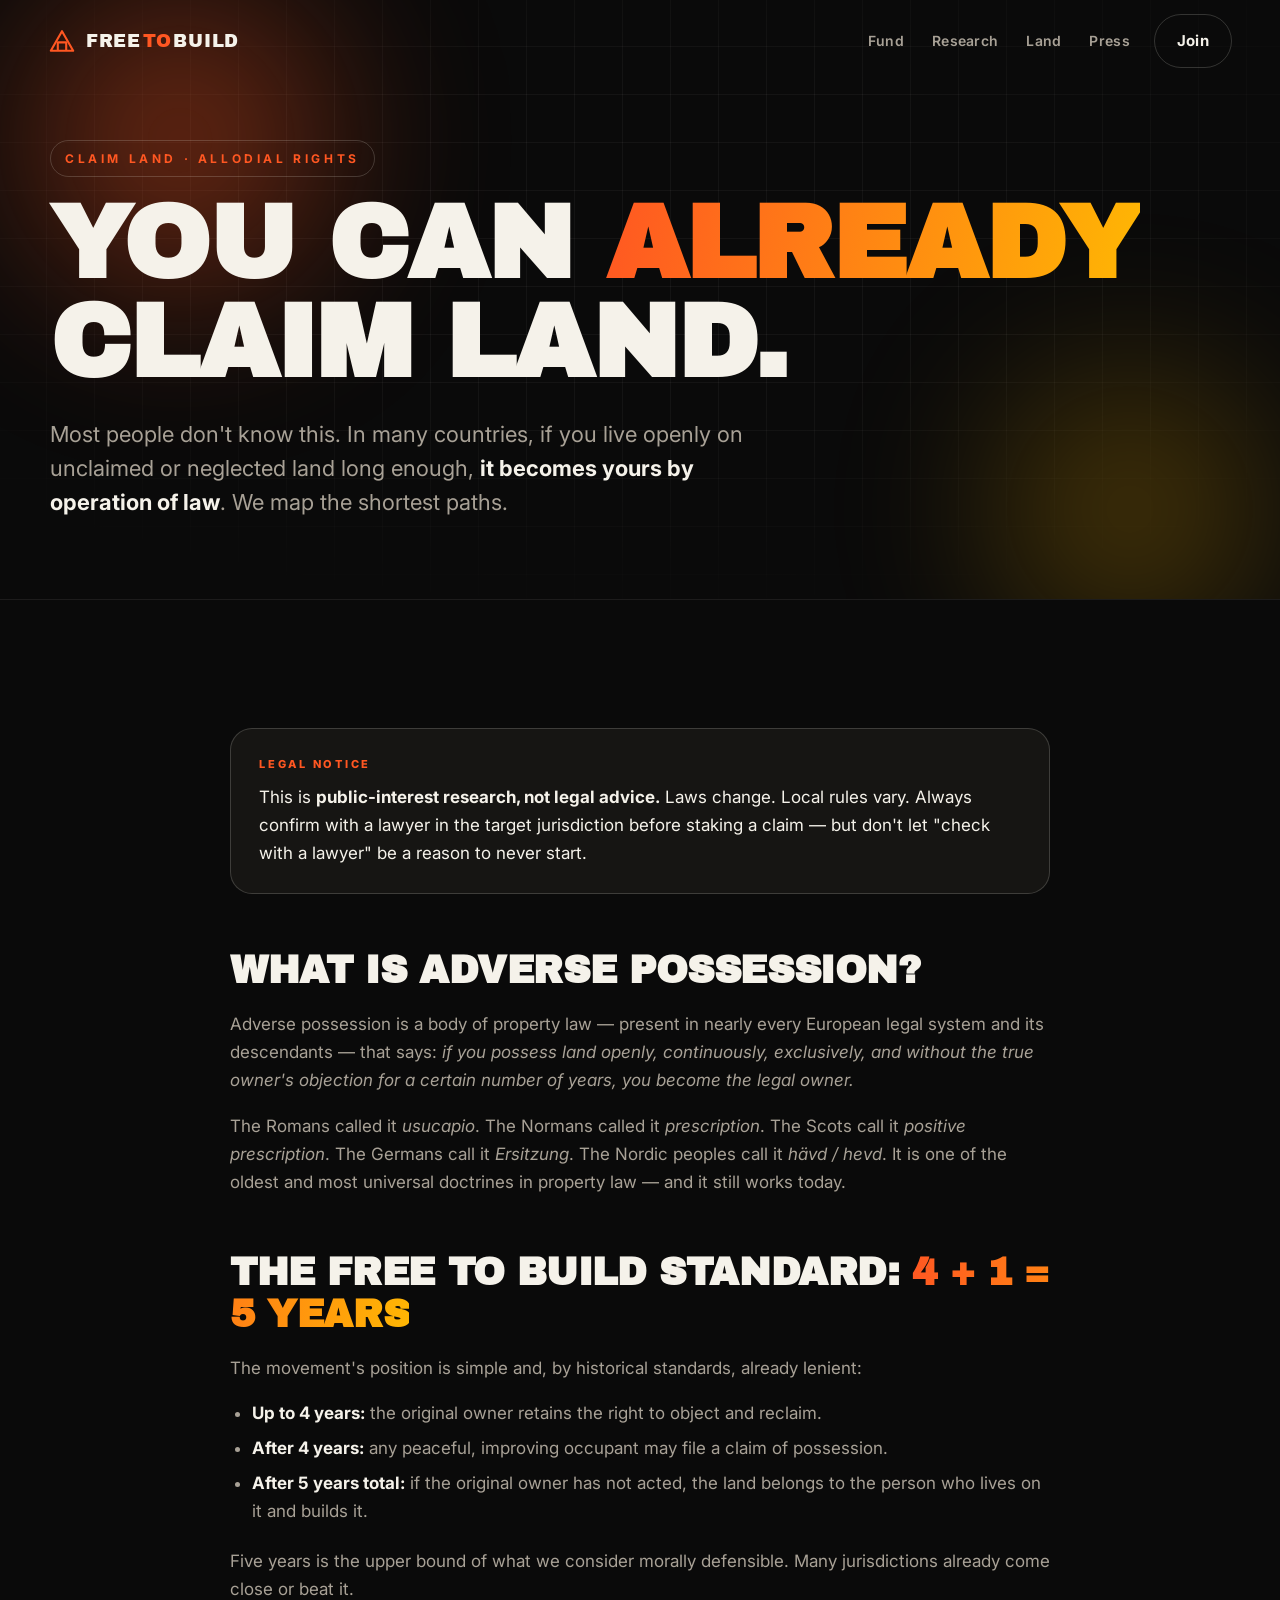
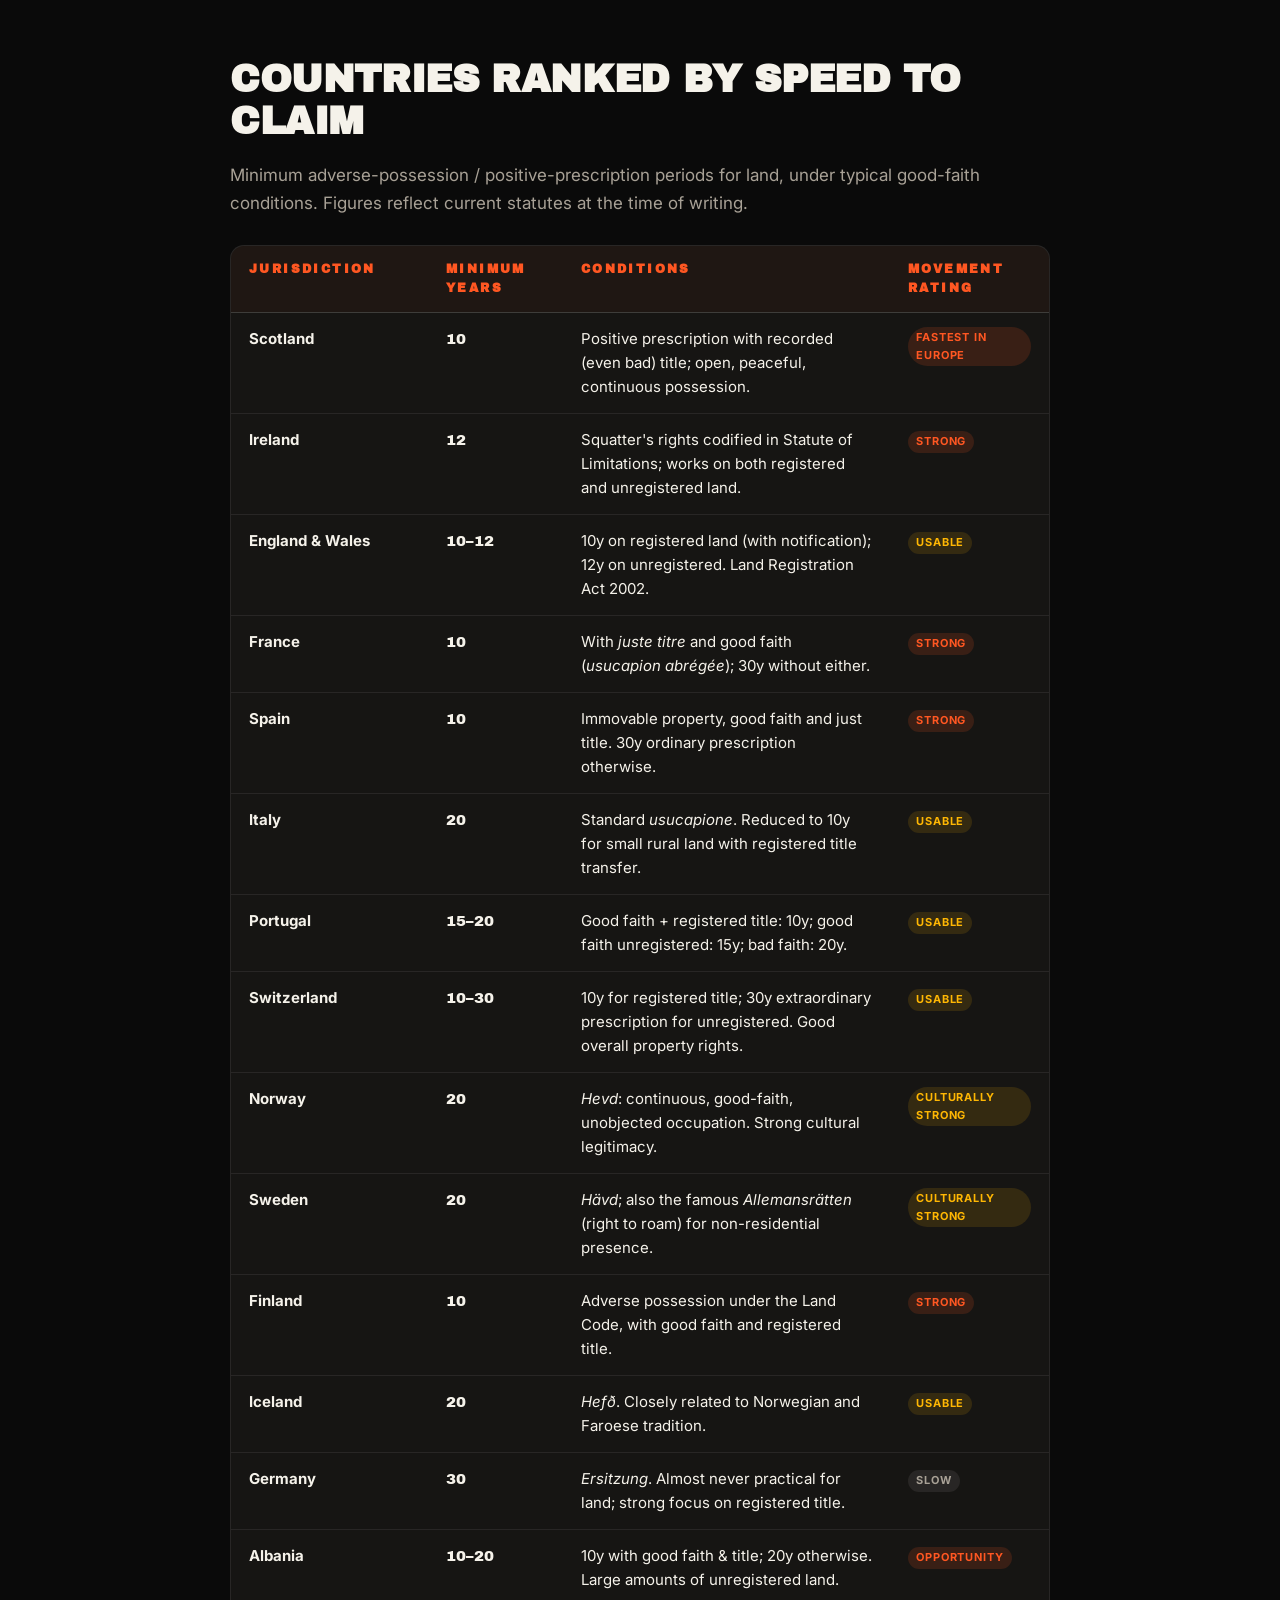
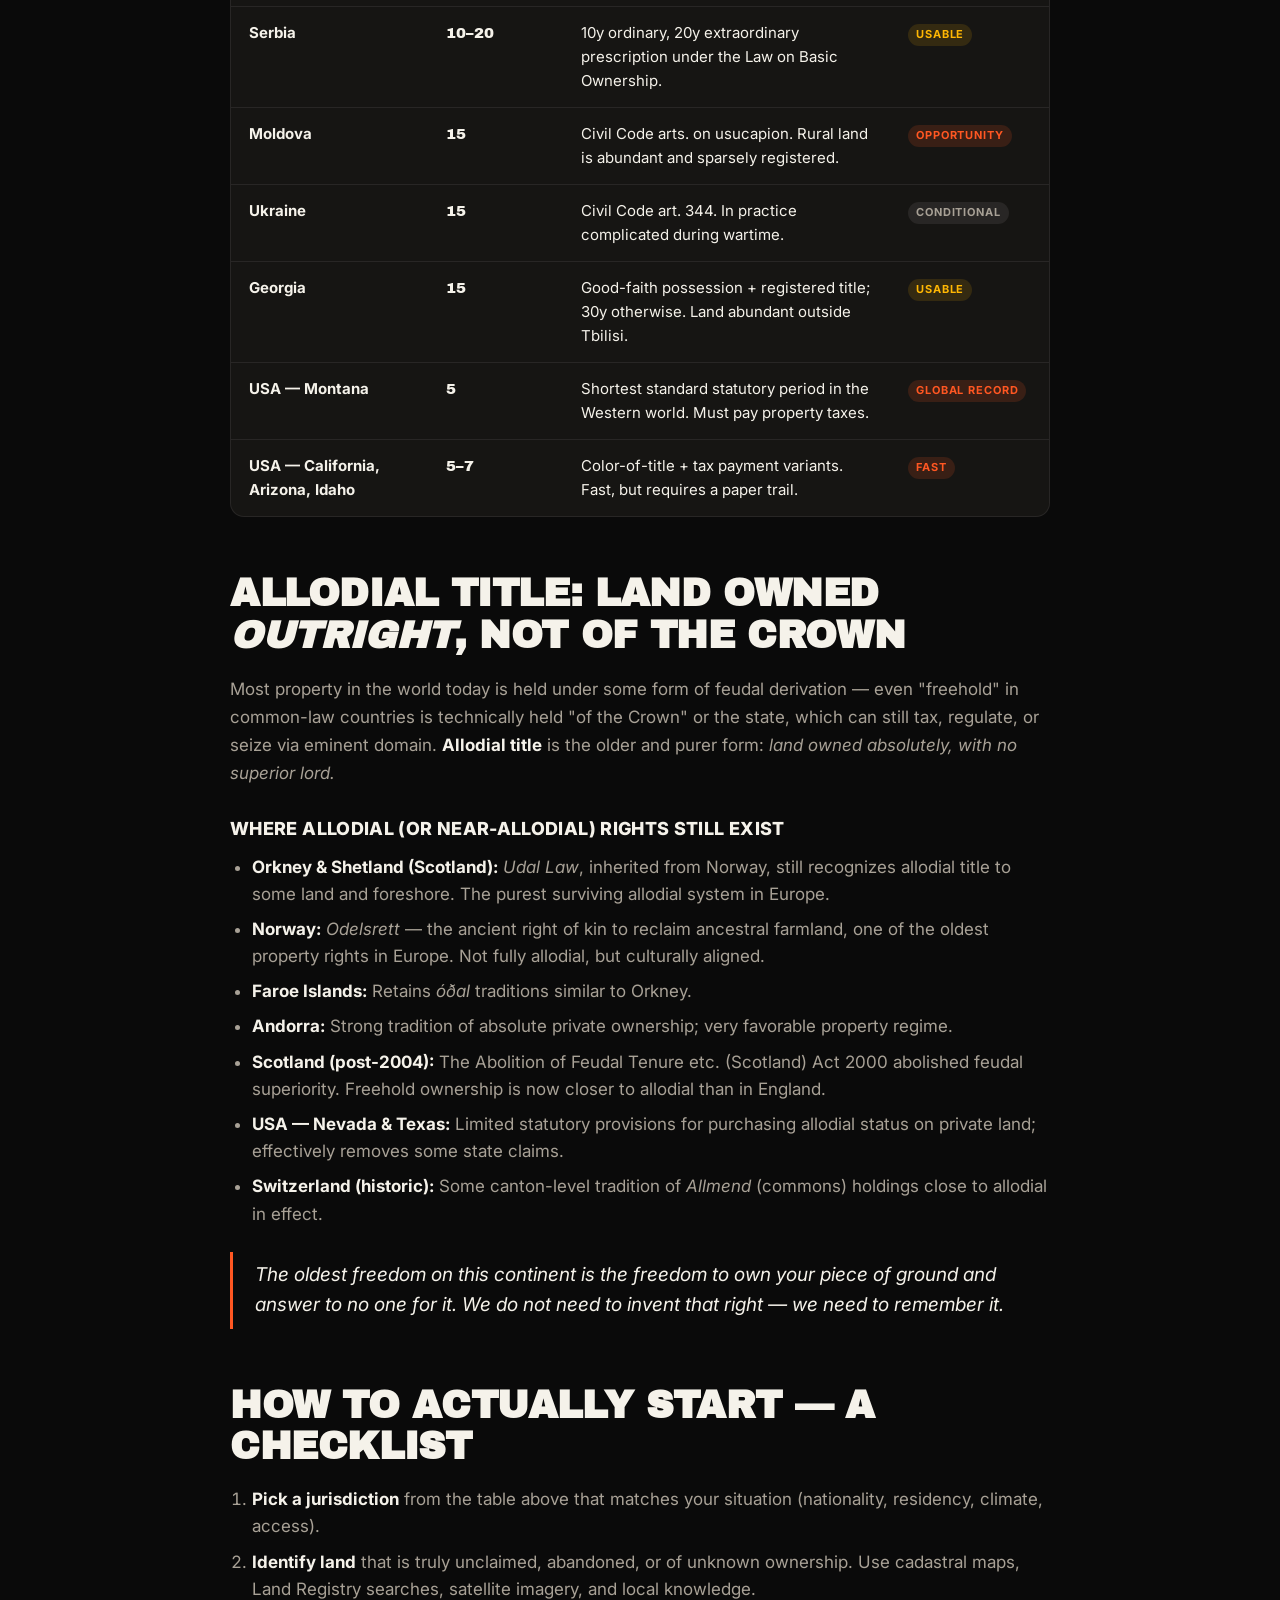
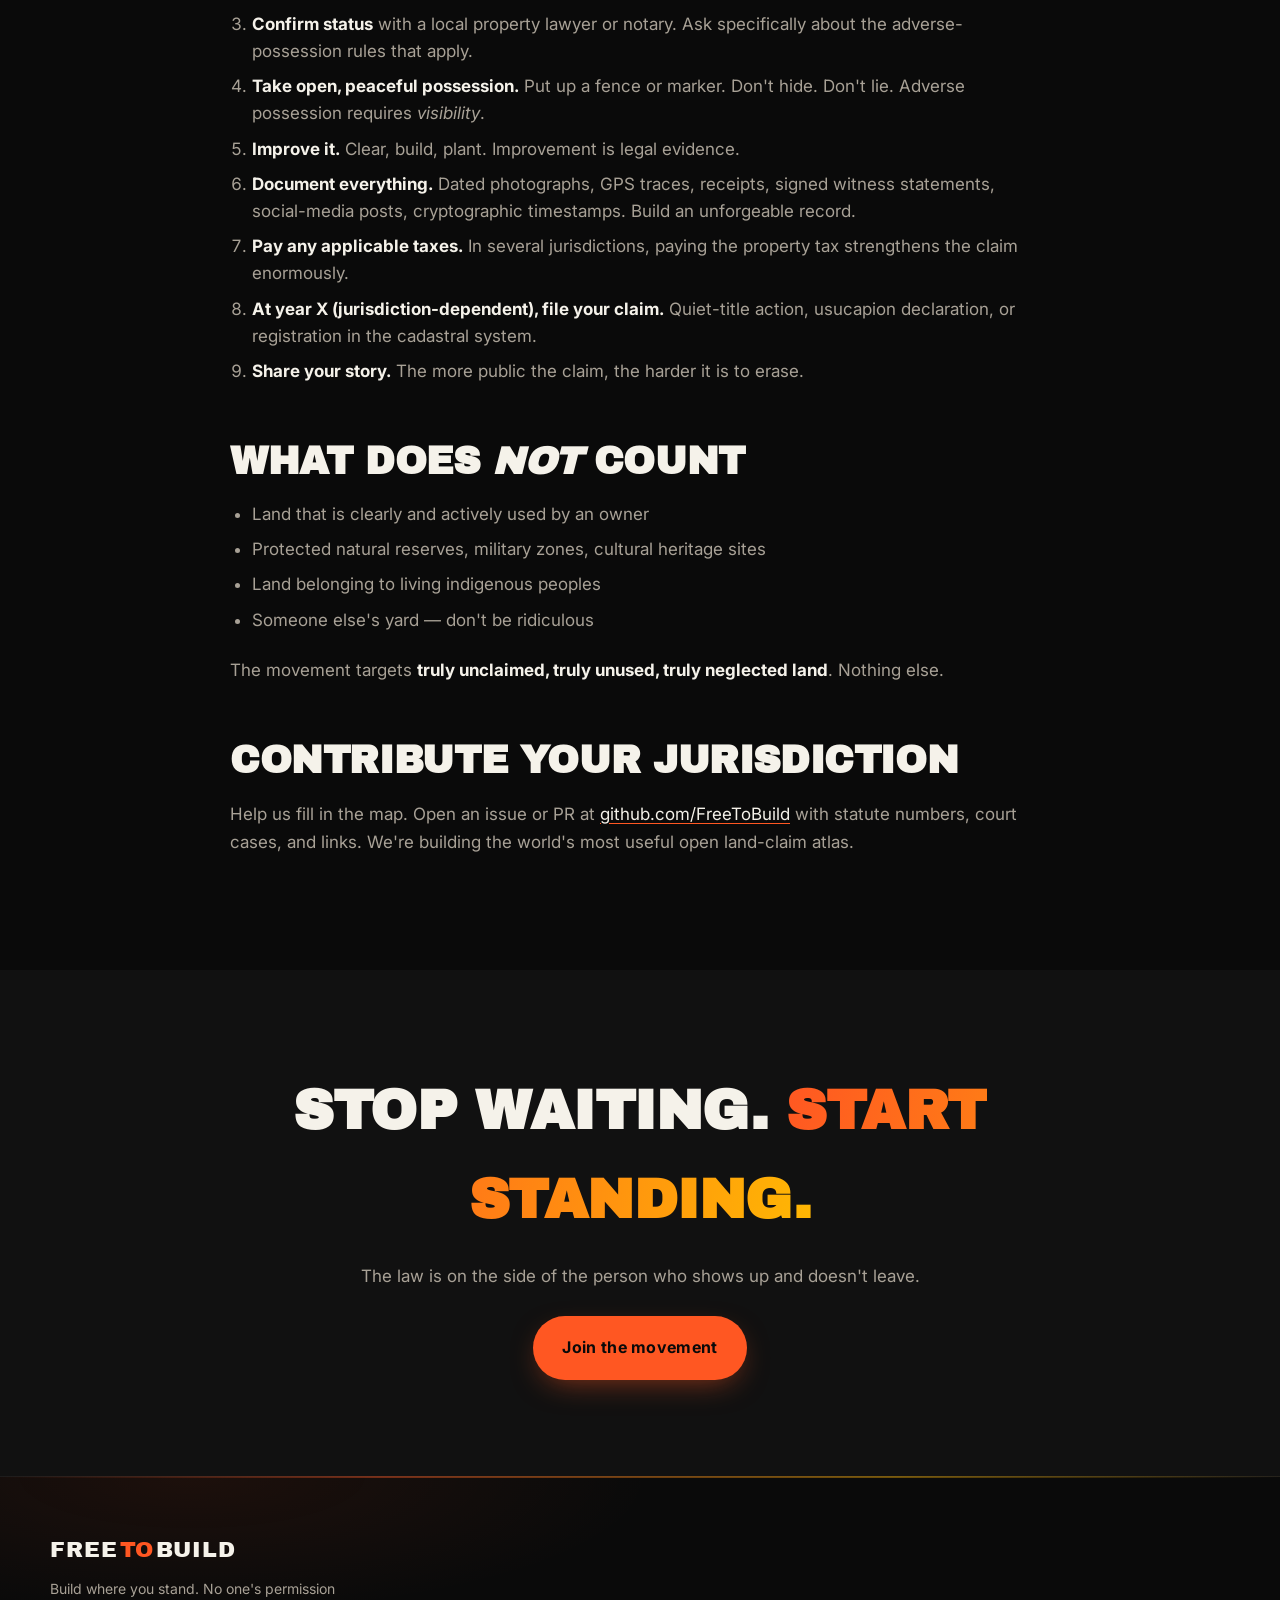
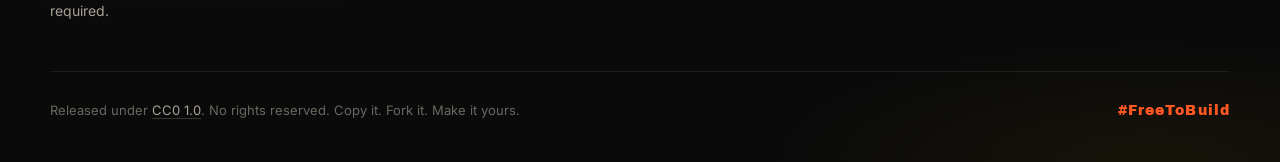
<file: land.html>
<!DOCTYPE html>
<html lang="en">
<head>
<meta charset="UTF-8" />
<meta name="viewport" content="width=device-width, initial-scale=1.0, viewport-fit=cover" />
<meta name="theme-color" content="#0a0a0a" />
<title>Claim Land Today — Free to Build</title>
<meta name="description" content="How to legally claim land today: adverse possession, allodial rights, and homesteading — ranked by country and speed." />
<meta property="og:title" content="Claim Land Today — Free to Build" />
<meta property="og:description" content="Adverse possession and allodial rights: where, how, and how fast you can legally claim land — today." />
<meta property="og:type" content="website" />
<meta property="og:url" content="https://freetobuild.github.io/land.html" />
<meta property="og:image" content="https://freetobuild.github.io/og.svg" />
<meta name="twitter:card" content="summary_large_image" />
<link rel="icon" type="image/svg+xml" href="favicon.svg" />
<link rel="preconnect" href="https://fonts.googleapis.com" />
<link rel="preconnect" href="https://fonts.gstatic.com" crossorigin />
<link href="https://fonts.googleapis.com/css2?family=Archivo+Black&family=Inter:wght@400;500;600;700;900&display=swap" rel="stylesheet" />
<link rel="stylesheet" href="styles.css" />
</head>
<body class="subpage">

<header class="nav" id="nav">
  <a href="index.html" class="brand" aria-label="Free to Build home">
    <span class="brand-mark" aria-hidden="true">
      <svg viewBox="0 0 40 40" width="28" height="28"><path d="M4 34 L20 6 L36 34 Z" fill="none" stroke="currentColor" stroke-width="3" stroke-linejoin="round"/><path d="M14 34 V22 H26 V34" fill="none" stroke="currentColor" stroke-width="3" stroke-linejoin="round"/></svg>
    </span>
    <span class="brand-text">FREE<span class="brand-to">TO</span>BUILD</span>
  </a>
  <nav class="nav-links" aria-label="Primary">
    <a href="fund.html">Fund</a>
    <a href="research.html">Research</a>
    <a href="land.html">Land</a>
    <a href="press.html">Press</a>
  </nav>
  <a class="btn btn-ghost nav-cta" href="index.html#act">Join</a>
</header>

<main id="top">

  <section class="page-hero">
    <div class="hero-bg" aria-hidden="true">
      <div class="grid-overlay"></div>
      <div class="glow glow-a"></div>
      <div class="glow glow-b"></div>
    </div>
    <div class="page-hero-inner">
      <span class="page-eyebrow">Claim Land · Allodial Rights</span>
      <h1 class="page-title">You can <span class="accent">already</span> claim land.</h1>
      <p class="page-sub">
        Most people don't know this. In many countries, if you live openly on unclaimed or neglected land long enough, <strong>it becomes yours by operation of law</strong>. We map the shortest paths.
      </p>
    </div>
  </section>

  <section class="section">
    <div class="prose">

      <div class="callout">
        <p class="kicker">Legal notice</p>
        <p>This is <strong>public-interest research, not legal advice.</strong> Laws change. Local rules vary. Always confirm with a lawyer in the target jurisdiction before staking a claim — but don't let "check with a lawyer" be a reason to never start.</p>
      </div>

      <h3>What is adverse possession?</h3>
      <p>Adverse possession is a body of property law — present in nearly every European legal system and its descendants — that says: <em>if you possess land openly, continuously, exclusively, and without the true owner's objection for a certain number of years, you become the legal owner.</em></p>
      <p>The Romans called it <em>usucapio</em>. The Normans called it <em>prescription</em>. The Scots call it <em>positive prescription</em>. The Germans call it <em>Ersitzung</em>. The Nordic peoples call it <em>hävd / hevd</em>. It is one of the oldest and most universal doctrines in property law — and it still works today.</p>

      <h3>The Free to Build standard: <span class="accent">4 + 1 = 5 years</span></h3>
      <p>The movement's position is simple and, by historical standards, already lenient:</p>
      <ul>
        <li><strong>Up to 4 years:</strong> the original owner retains the right to object and reclaim.</li>
        <li><strong>After 4 years:</strong> any peaceful, improving occupant may file a claim of possession.</li>
        <li><strong>After 5 years total:</strong> if the original owner has not acted, the land belongs to the person who lives on it and builds it.</li>
      </ul>
      <p>Five years is the upper bound of what we consider morally defensible. Many jurisdictions already come close or beat it.</p>

      <h3>Countries ranked by speed to claim</h3>
      <p>Minimum adverse-possession / positive-prescription periods for land, under typical good-faith conditions. Figures reflect current statutes at the time of writing.</p>

      <div class="data-table-wrap">
        <table class="data-table">
          <thead>
            <tr>
              <th>Jurisdiction</th>
              <th>Minimum years</th>
              <th>Conditions</th>
              <th>Movement rating</th>
            </tr>
          </thead>
          <tbody>
            <tr>
              <td><strong>Scotland</strong></td>
              <td class="num">10</td>
              <td>Positive prescription with recorded (even bad) title; open, peaceful, continuous possession.</td>
              <td><span class="tag hot">Fastest in Europe</span></td>
            </tr>
            <tr>
              <td><strong>Ireland</strong></td>
              <td class="num">12</td>
              <td>Squatter's rights codified in Statute of Limitations; works on both registered and unregistered land.</td>
              <td><span class="tag hot">Strong</span></td>
            </tr>
            <tr>
              <td><strong>England &amp; Wales</strong></td>
              <td class="num">10&ndash;12</td>
              <td>10y on registered land (with notification); 12y on unregistered. Land Registration Act 2002.</td>
              <td><span class="tag warm">Usable</span></td>
            </tr>
            <tr>
              <td><strong>France</strong></td>
              <td class="num">10</td>
              <td>With <em>juste titre</em> and good faith (<em>usucapion abrégée</em>); 30y without either.</td>
              <td><span class="tag hot">Strong</span></td>
            </tr>
            <tr>
              <td><strong>Spain</strong></td>
              <td class="num">10</td>
              <td>Immovable property, good faith and just title. 30y ordinary prescription otherwise.</td>
              <td><span class="tag hot">Strong</span></td>
            </tr>
            <tr>
              <td><strong>Italy</strong></td>
              <td class="num">20</td>
              <td>Standard <em>usucapione</em>. Reduced to 10y for small rural land with registered title transfer.</td>
              <td><span class="tag warm">Usable</span></td>
            </tr>
            <tr>
              <td><strong>Portugal</strong></td>
              <td class="num">15&ndash;20</td>
              <td>Good faith + registered title: 10y; good faith unregistered: 15y; bad faith: 20y.</td>
              <td><span class="tag warm">Usable</span></td>
            </tr>
            <tr>
              <td><strong>Switzerland</strong></td>
              <td class="num">10&ndash;30</td>
              <td>10y for registered title; 30y extraordinary prescription for unregistered. Good overall property rights.</td>
              <td><span class="tag warm">Usable</span></td>
            </tr>
            <tr>
              <td><strong>Norway</strong></td>
              <td class="num">20</td>
              <td><em>Hevd</em>: continuous, good-faith, unobjected occupation. Strong cultural legitimacy.</td>
              <td><span class="tag warm">Culturally strong</span></td>
            </tr>
            <tr>
              <td><strong>Sweden</strong></td>
              <td class="num">20</td>
              <td><em>Hävd</em>; also the famous <em>Allemansrätten</em> (right to roam) for non-residential presence.</td>
              <td><span class="tag warm">Culturally strong</span></td>
            </tr>
            <tr>
              <td><strong>Finland</strong></td>
              <td class="num">10</td>
              <td>Adverse possession under the Land Code, with good faith and registered title.</td>
              <td><span class="tag hot">Strong</span></td>
            </tr>
            <tr>
              <td><strong>Iceland</strong></td>
              <td class="num">20</td>
              <td><em>Hefð</em>. Closely related to Norwegian and Faroese tradition.</td>
              <td><span class="tag warm">Usable</span></td>
            </tr>
            <tr>
              <td><strong>Germany</strong></td>
              <td class="num">30</td>
              <td><em>Ersitzung</em>. Almost never practical for land; strong focus on registered title.</td>
              <td><span class="tag cool">Slow</span></td>
            </tr>
            <tr>
              <td><strong>Albania</strong></td>
              <td class="num">10&ndash;20</td>
              <td>10y with good faith &amp; title; 20y otherwise. Large amounts of unregistered land.</td>
              <td><span class="tag hot">Opportunity</span></td>
            </tr>
            <tr>
              <td><strong>Serbia</strong></td>
              <td class="num">10&ndash;20</td>
              <td>10y ordinary, 20y extraordinary prescription under the Law on Basic Ownership.</td>
              <td><span class="tag warm">Usable</span></td>
            </tr>
            <tr>
              <td><strong>Moldova</strong></td>
              <td class="num">15</td>
              <td>Civil Code arts. on usucapion. Rural land is abundant and sparsely registered.</td>
              <td><span class="tag hot">Opportunity</span></td>
            </tr>
            <tr>
              <td><strong>Ukraine</strong></td>
              <td class="num">15</td>
              <td>Civil Code art. 344. In practice complicated during wartime.</td>
              <td><span class="tag cool">Conditional</span></td>
            </tr>
            <tr>
              <td><strong>Georgia</strong></td>
              <td class="num">15</td>
              <td>Good-faith possession + registered title; 30y otherwise. Land abundant outside Tbilisi.</td>
              <td><span class="tag warm">Usable</span></td>
            </tr>
            <tr>
              <td><strong>USA — Montana</strong></td>
              <td class="num">5</td>
              <td>Shortest standard statutory period in the Western world. Must pay property taxes.</td>
              <td><span class="tag hot">Global record</span></td>
            </tr>
            <tr>
              <td><strong>USA — California, Arizona, Idaho</strong></td>
              <td class="num">5&ndash;7</td>
              <td>Color-of-title + tax payment variants. Fast, but requires a paper trail.</td>
              <td><span class="tag hot">Fast</span></td>
            </tr>
          </tbody>
        </table>
      </div>

      <h3>Allodial title: land owned <em>outright</em>, not of the Crown</h3>
      <p>Most property in the world today is held under some form of feudal derivation — even "freehold" in common-law countries is technically held "of the Crown" or the state, which can still tax, regulate, or seize via eminent domain. <strong>Allodial title</strong> is the older and purer form: <em>land owned absolutely, with no superior lord.</em></p>

      <h4>Where allodial (or near-allodial) rights still exist</h4>
      <ul>
        <li><strong>Orkney &amp; Shetland (Scotland):</strong> <em>Udal Law</em>, inherited from Norway, still recognizes allodial title to some land and foreshore. The purest surviving allodial system in Europe.</li>
        <li><strong>Norway:</strong> <em>Odelsrett</em> — the ancient right of kin to reclaim ancestral farmland, one of the oldest property rights in Europe. Not fully allodial, but culturally aligned.</li>
        <li><strong>Faroe Islands:</strong> Retains <em>óðal</em> traditions similar to Orkney.</li>
        <li><strong>Andorra:</strong> Strong tradition of absolute private ownership; very favorable property regime.</li>
        <li><strong>Scotland (post-2004):</strong> The Abolition of Feudal Tenure etc. (Scotland) Act 2000 abolished feudal superiority. Freehold ownership is now closer to allodial than in England.</li>
        <li><strong>USA — Nevada &amp; Texas:</strong> Limited statutory provisions for purchasing allodial status on private land; effectively removes some state claims.</li>
        <li><strong>Switzerland (historic):</strong> Some canton-level tradition of <em>Allmend</em> (commons) holdings close to allodial in effect.</li>
      </ul>

      <blockquote>The oldest freedom on this continent is the freedom to own your piece of ground and answer to no one for it. We do not need to invent that right — we need to remember it.</blockquote>

      <h3>How to actually start — a checklist</h3>
      <ol>
        <li><strong>Pick a jurisdiction</strong> from the table above that matches your situation (nationality, residency, climate, access).</li>
        <li><strong>Identify land</strong> that is truly unclaimed, abandoned, or of unknown ownership. Use cadastral maps, Land Registry searches, satellite imagery, and local knowledge.</li>
        <li><strong>Confirm status</strong> with a local property lawyer or notary. Ask specifically about the adverse-possession rules that apply.</li>
        <li><strong>Take open, peaceful possession.</strong> Put up a fence or marker. Don't hide. Don't lie. Adverse possession requires <em>visibility</em>.</li>
        <li><strong>Improve it.</strong> Clear, build, plant. Improvement is legal evidence.</li>
        <li><strong>Document everything.</strong> Dated photographs, GPS traces, receipts, signed witness statements, social-media posts, cryptographic timestamps. Build an unforgeable record.</li>
        <li><strong>Pay any applicable taxes.</strong> In several jurisdictions, paying the property tax strengthens the claim enormously.</li>
        <li><strong>At year X (jurisdiction-dependent), file your claim.</strong> Quiet-title action, usucapion declaration, or registration in the cadastral system.</li>
        <li><strong>Share your story.</strong> The more public the claim, the harder it is to erase.</li>
      </ol>

      <h3>What does <em>not</em> count</h3>
      <ul>
        <li>Land that is clearly and actively used by an owner</li>
        <li>Protected natural reserves, military zones, cultural heritage sites</li>
        <li>Land belonging to living indigenous peoples</li>
        <li>Someone else's yard — don't be ridiculous</li>
      </ul>
      <p>The movement targets <strong>truly unclaimed, truly unused, truly neglected land</strong>. Nothing else.</p>

      <h3>Contribute your jurisdiction</h3>
      <p>Help us fill in the map. Open an issue or PR at <a href="https://github.com/FreeToBuild" target="_blank" rel="noopener">github.com/FreeToBuild</a> with statute numbers, court cases, and links. We're building the world's most useful open land-claim atlas.</p>

    </div>
  </section>

  <section class="section-cta section-dark">
    <div class="container narrow">
      <h2>Stop waiting. <span class="accent">Start standing.</span></h2>
      <p>The law is on the side of the person who shows up and doesn't leave.</p>
      <a class="btn btn-primary btn-lg" href="index.html#act">Join the movement</a>
    </div>
  </section>

</main>

<footer class="footer">
  <div class="container footer-inner">
    <div class="footer-brand">
      <span class="brand-text">FREE<span class="brand-to">TO</span>BUILD</span>
      <p>Build where you stand. No one's permission required.</p>
    </div>
    <div class="footer-meta">
      <p>Released under <a href="https://creativecommons.org/publicdomain/zero/1.0/" target="_blank" rel="noopener">CC0 1.0</a>. No rights reserved. Copy it. Fork it. Make it yours.</p>
      <p class="hash">#FreeToBuild</p>
    </div>
  </div>
</footer>

<script src="script.js" defer></script>
</body>
</html>
</file>
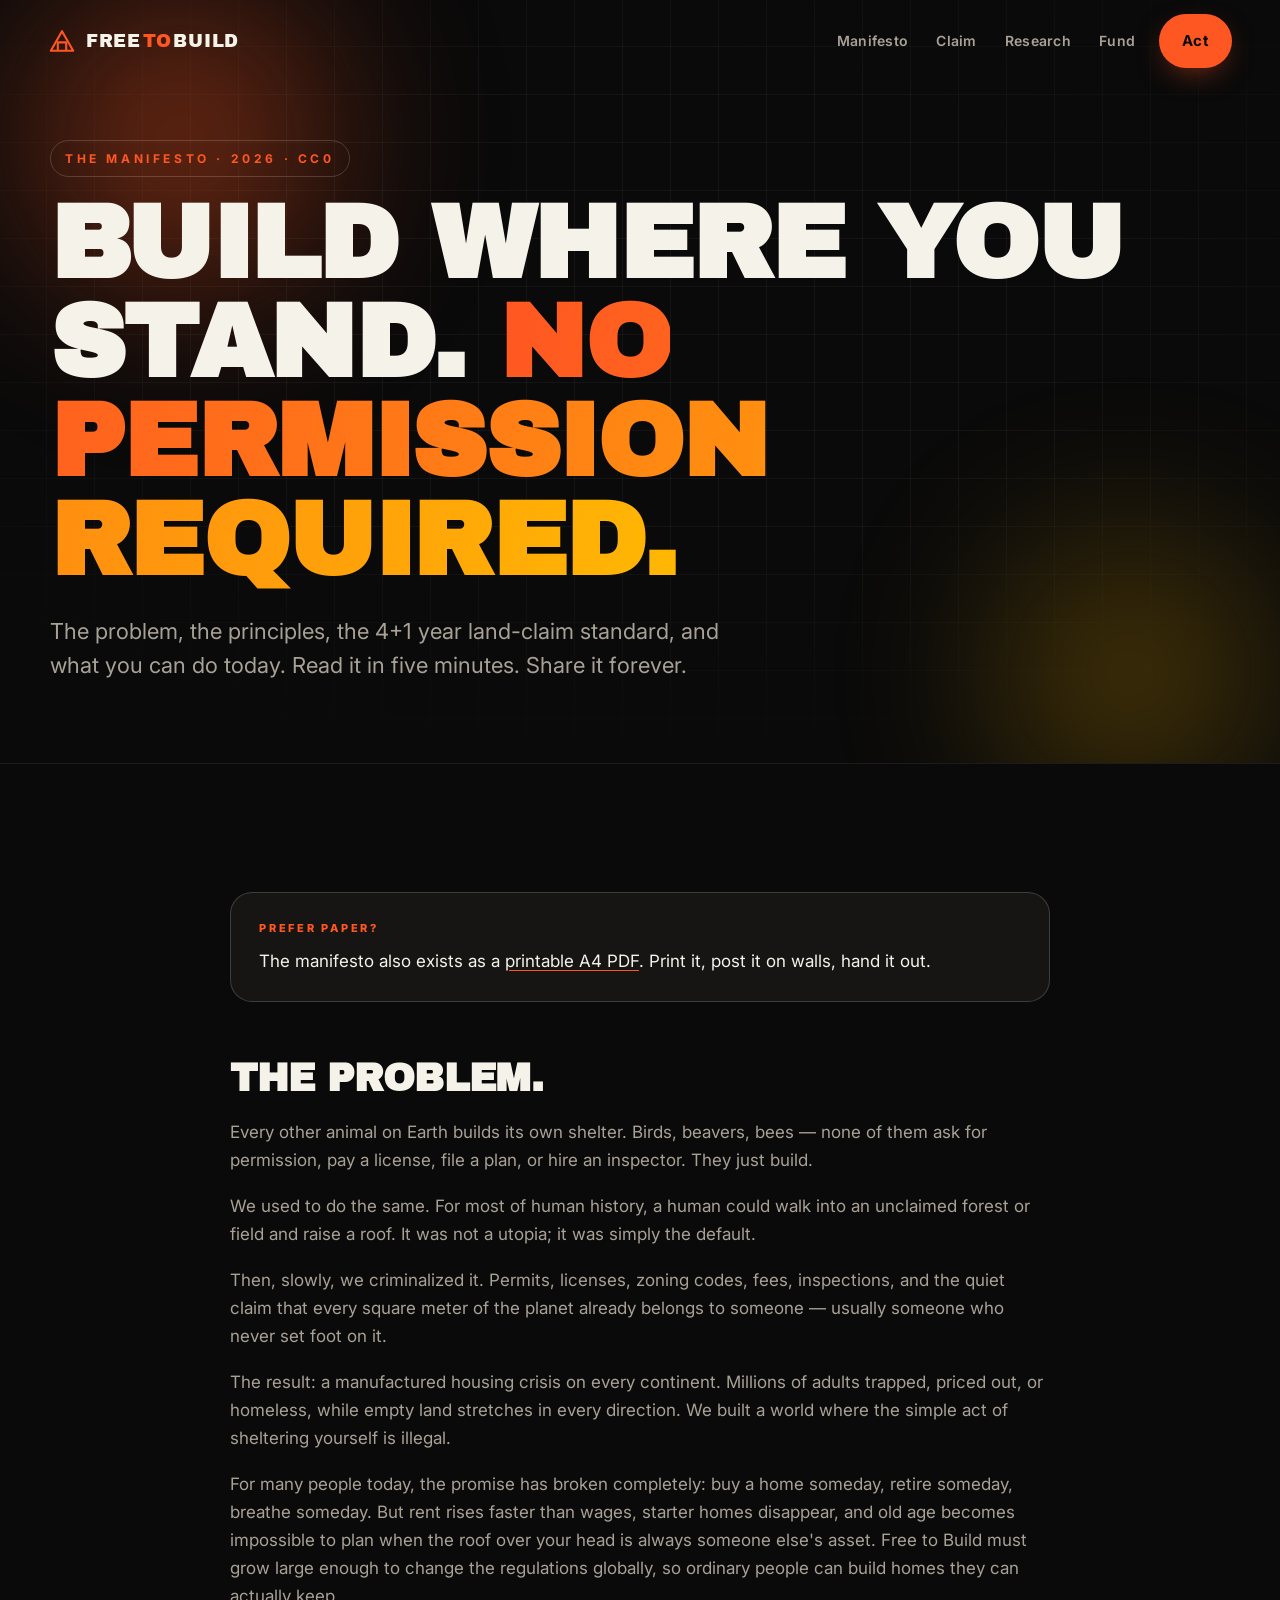
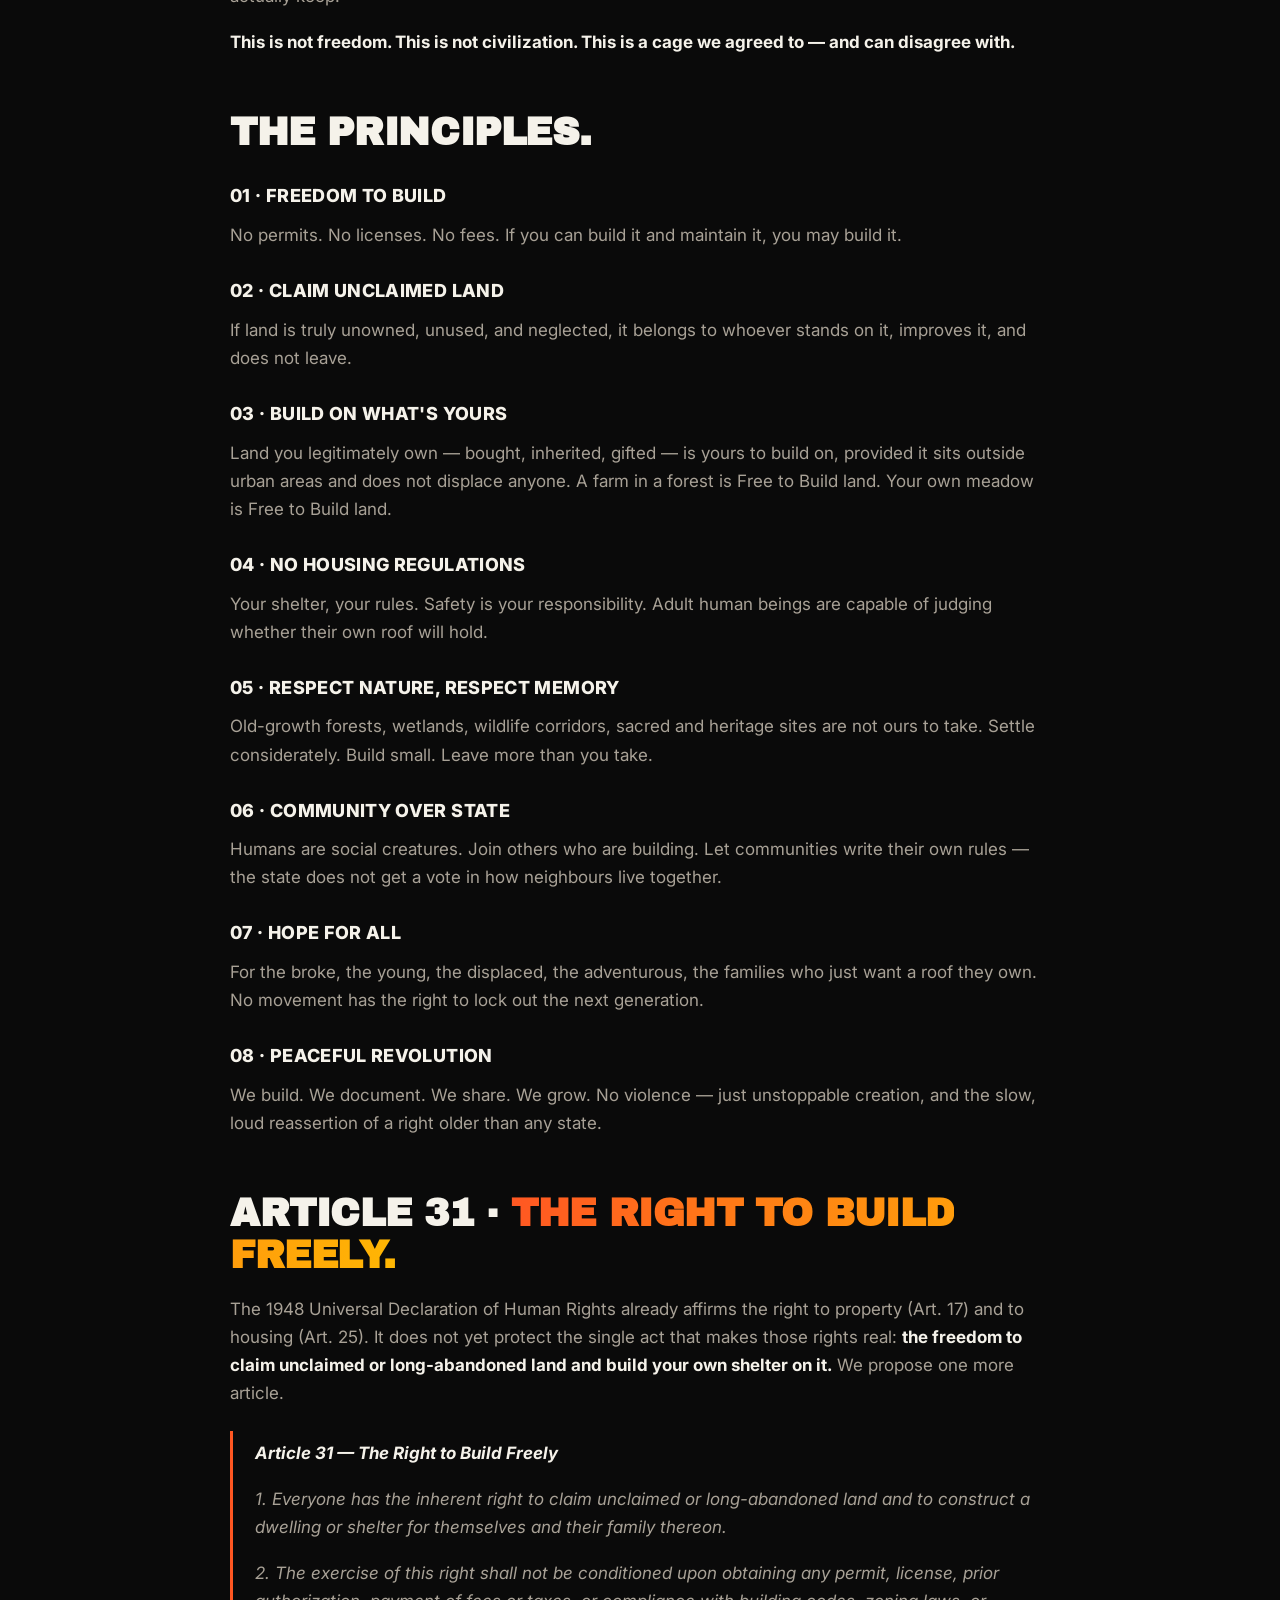
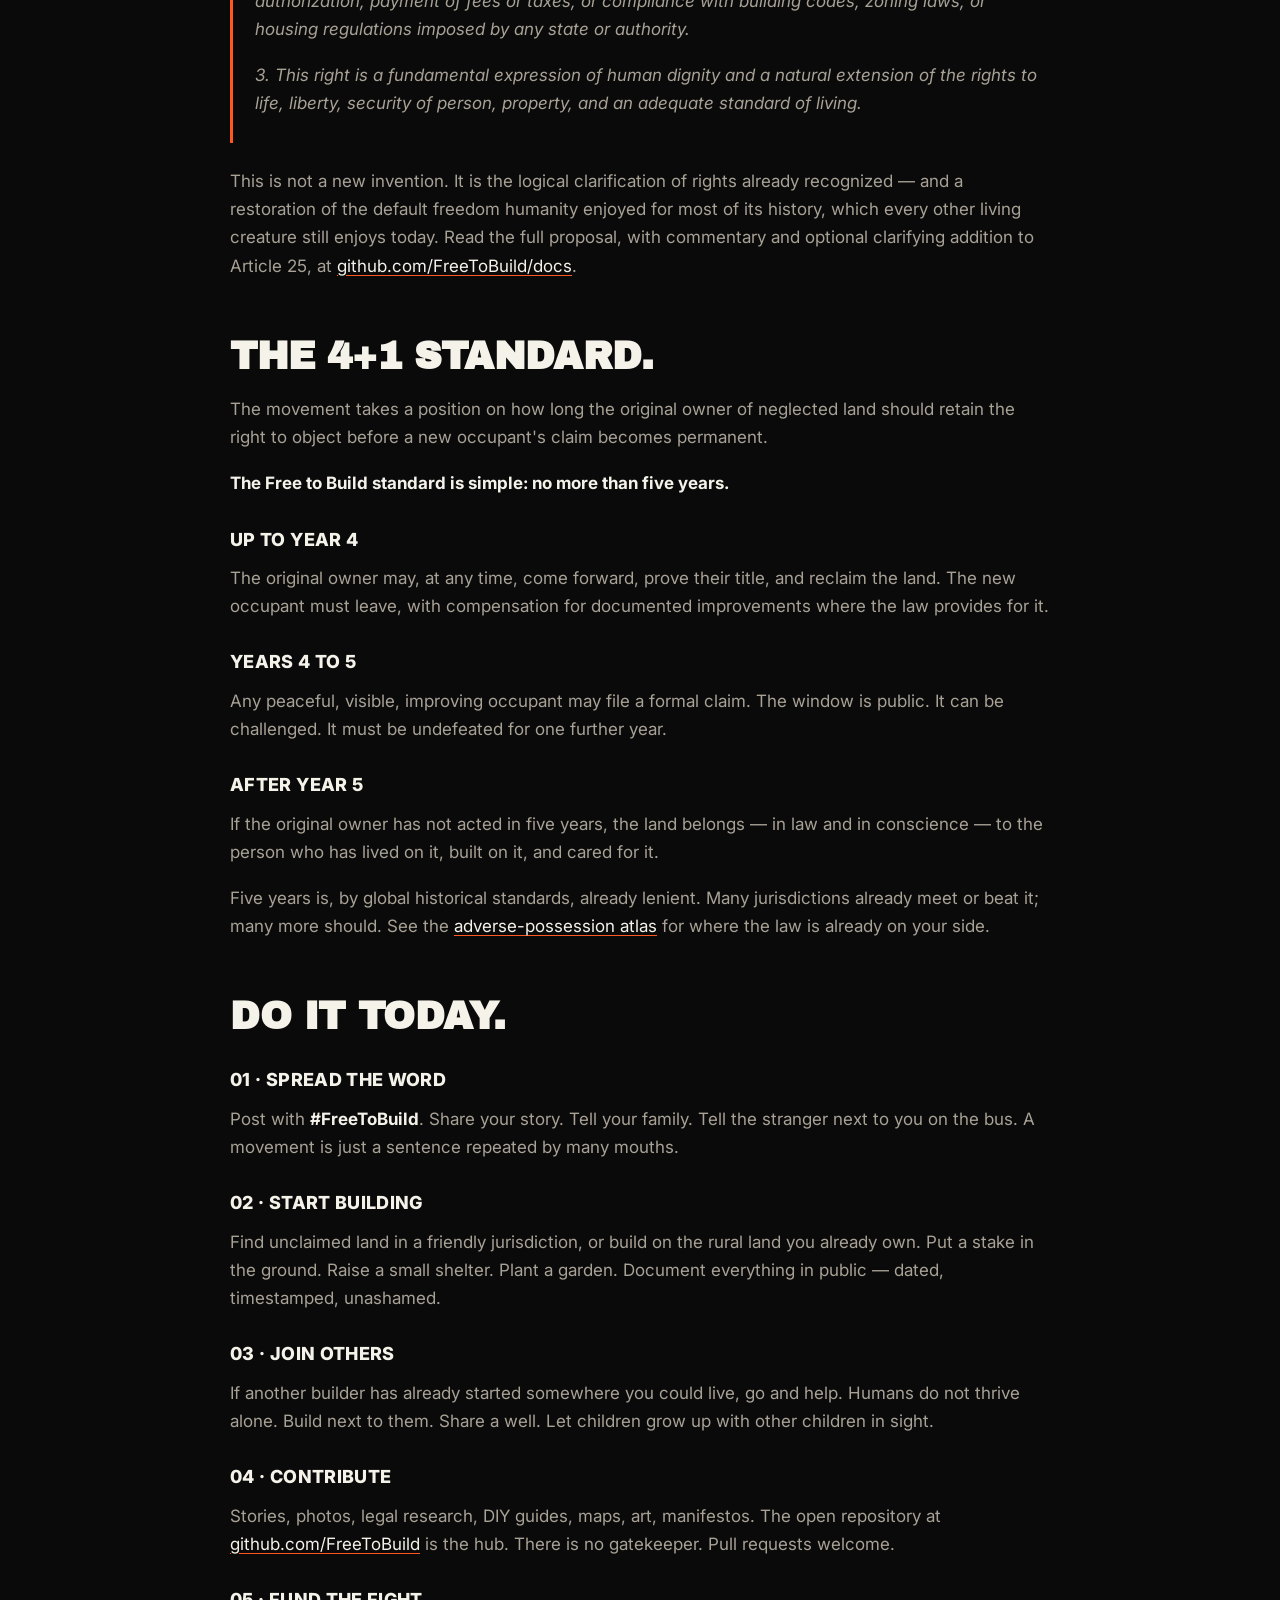
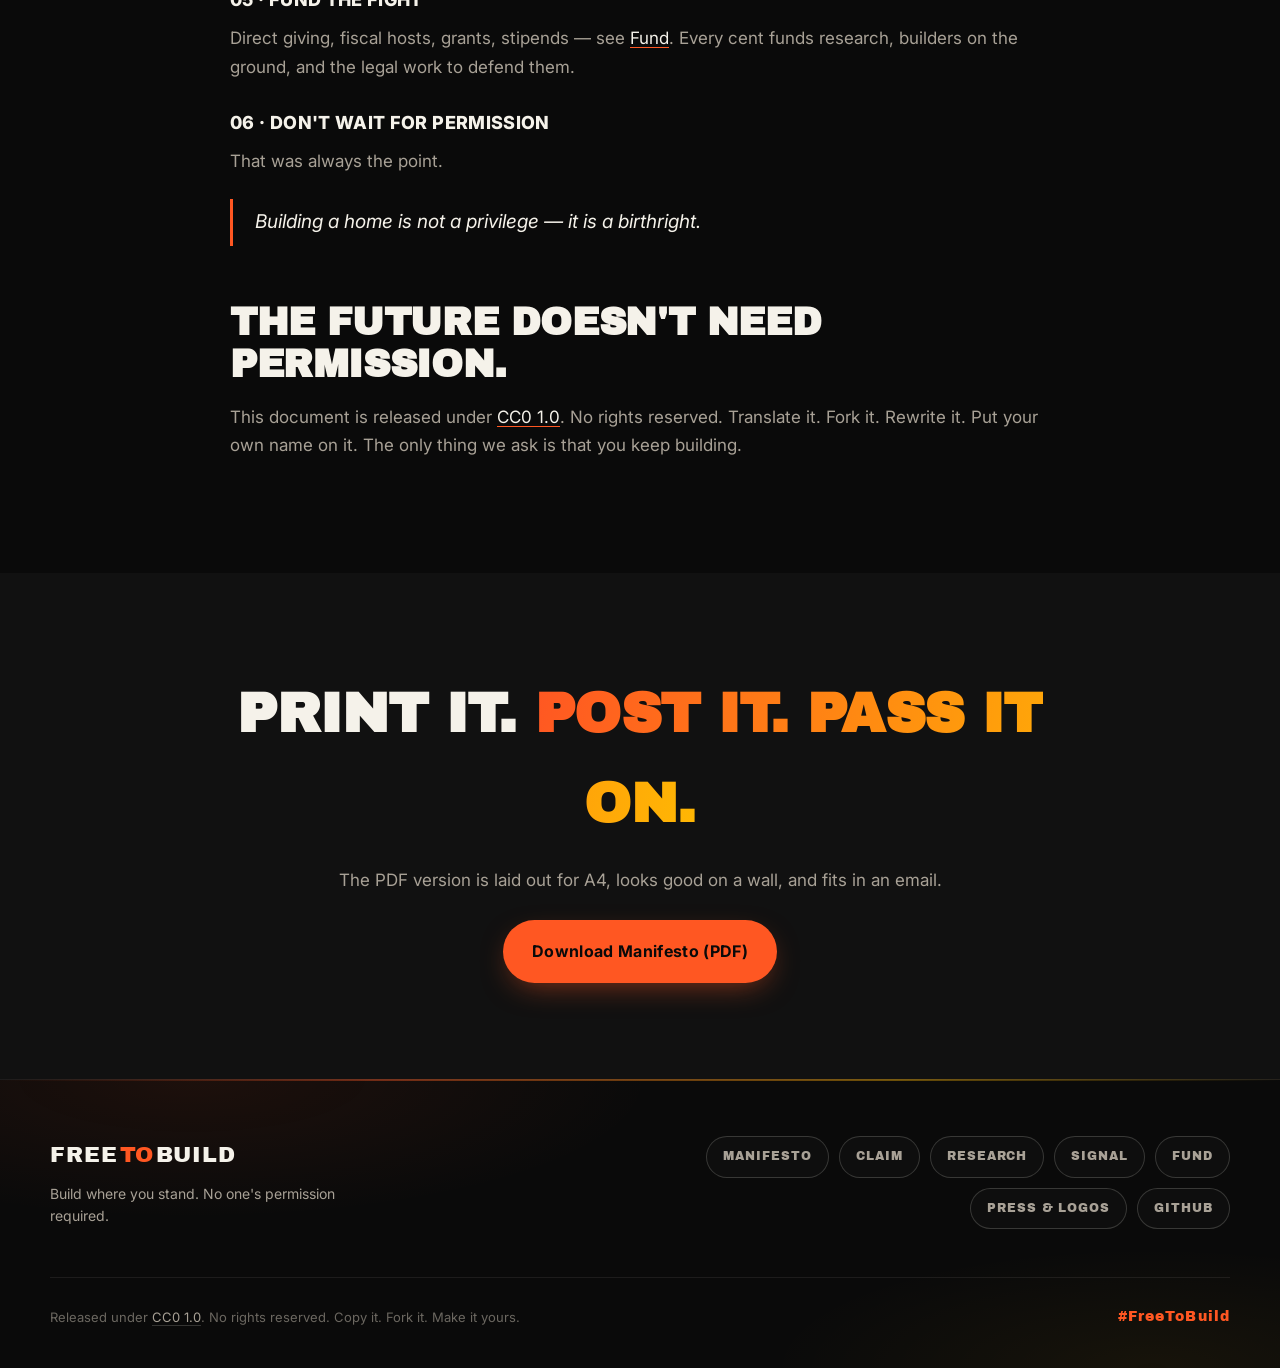
<file: manifesto.html>
<!DOCTYPE html>
<html lang="en">
<head>
<meta charset="UTF-8" />
<meta name="viewport" content="width=device-width, initial-scale=1.0, viewport-fit=cover" />
<meta name="theme-color" content="#0a0a0a" />
<title>The Free to Build Manifesto</title>
<meta name="description" content="The problem, the principles, the 4+1 year land-claim standard, and what you can do today. The full Free to Build Manifesto." />
<meta property="og:title" content="The Free to Build Manifesto" />
<meta property="og:description" content="Build where you stand. No one's permission required. The full manifesto." />
<meta property="og:type" content="article" />
<meta property="og:url" content="https://freeto.build/manifesto.html" />
<meta property="og:image" content="https://freeto.build/og.svg" />
<meta name="twitter:card" content="summary_large_image" />
<link rel="icon" type="image/svg+xml" href="favicon.svg" />
<link rel="preconnect" href="https://fonts.googleapis.com" />
<link rel="preconnect" href="https://fonts.gstatic.com" crossorigin />
<link href="https://fonts.googleapis.com/css2?family=Archivo+Black&family=Inter:wght@400;500;600;700;900&display=swap" rel="stylesheet" />
<link rel="stylesheet" href="styles.css" />
</head>
<body class="subpage">

<header class="nav" id="nav">
  <a href="/" class="brand" aria-label="Free to Build home">
    <span class="brand-mark" aria-hidden="true">
      <svg viewBox="0 0 40 40" width="28" height="28"><path d="M4 34 L20 6 L36 34 Z" fill="none" stroke="currentColor" stroke-width="3" stroke-linejoin="round"/><path d="M14 34 V22 H26 V34" fill="none" stroke="currentColor" stroke-width="3" stroke-linejoin="round"/></svg>
    </span>
    <span class="brand-text">FREE<span class="brand-to">TO</span>BUILD</span>
  </a>
  <nav class="nav-links" id="nav-links" aria-label="Primary">
    <a href="manifesto">Manifesto</a>
    <a href="claim">Claim</a>
    <a href="research">Research</a>
    <a href="fund">Fund</a>
  </nav>
  <a class="btn btn-primary nav-cta" href="/#act">Act</a>
  <button class="nav-toggle" id="nav-toggle" aria-label="Open menu" aria-expanded="false" aria-controls="nav-links">
    <span></span><span></span><span></span>
  </button>
</header>

<main id="top">

  <section class="page-hero">
    <div class="hero-bg" aria-hidden="true">
      <div class="grid-overlay"></div>
      <div class="glow glow-a"></div>
      <div class="glow glow-b"></div>
    </div>
    <div class="page-hero-inner">
      <span class="page-eyebrow">The Manifesto · 2026 · CC0</span>
      <h1 class="page-title">Build where you stand. <span class="accent">No permission required.</span></h1>
      <p class="page-sub">
        The problem, the principles, the 4+1 year land-claim standard, and what you can do today. Read it in five minutes. Share it forever.
      </p>
    </div>
  </section>

  <section class="section">
    <div class="prose">

      <div class="callout">
        <p class="kicker">Prefer paper?</p>
        <p>The manifesto also exists as a <a href="assets/freetobuild-manifesto.pdf" download>printable A4 PDF</a>. Print it, post it on walls, hand it out.</p>
      </div>

      <h3>The problem.</h3>
      <p>Every other animal on Earth builds its own shelter. Birds, beavers, bees — none of them ask for permission, pay a license, file a plan, or hire an inspector. They just build.</p>
      <p>We used to do the same. For most of human history, a human could walk into an unclaimed forest or field and raise a roof. It was not a utopia; it was simply the default.</p>
      <p>Then, slowly, we criminalized it. Permits, licenses, zoning codes, fees, inspections, and the quiet claim that every square meter of the planet already belongs to someone — usually someone who never set foot on it.</p>
      <p>The result: a manufactured housing crisis on every continent. Millions of adults trapped, priced out, or homeless, while empty land stretches in every direction. We built a world where the simple act of sheltering yourself is illegal.</p>
      <p>For many people today, the promise has broken completely: buy a home someday, retire someday, breathe someday. But rent rises faster than wages, starter homes disappear, and old age becomes impossible to plan when the roof over your head is always someone else's asset. Free to Build must grow large enough to change the regulations globally, so ordinary people can build homes they can actually keep.</p>
      <p><strong>This is not freedom. This is not civilization. This is a cage we agreed to — and can disagree with.</strong></p>

      <h3>The principles.</h3>

      <h4>01 &middot; Freedom to Build</h4>
      <p>No permits. No licenses. No fees. If you can build it and maintain it, you may build it.</p>

      <h4>02 &middot; Claim Unclaimed Land</h4>
      <p>If land is truly unowned, unused, and neglected, it belongs to whoever stands on it, improves it, and does not leave.</p>

      <h4>03 &middot; Build on What's Yours</h4>
      <p>Land you legitimately own — bought, inherited, gifted — is yours to build on, provided it sits outside urban areas and does not displace anyone. A farm in a forest is Free to Build land. Your own meadow is Free to Build land.</p>

      <h4>04 &middot; No Housing Regulations</h4>
      <p>Your shelter, your rules. Safety is your responsibility. Adult human beings are capable of judging whether their own roof will hold.</p>

      <h4>05 &middot; Respect Nature, Respect Memory</h4>
      <p>Old-growth forests, wetlands, wildlife corridors, sacred and heritage sites are not ours to take. Settle considerately. Build small. Leave more than you take.</p>

      <h4>06 &middot; Community Over State</h4>
      <p>Humans are social creatures. Join others who are building. Let communities write their own rules — the state does not get a vote in how neighbours live together.</p>

      <h4>07 &middot; Hope for All</h4>
      <p>For the broke, the young, the displaced, the adventurous, the families who just want a roof they own. No movement has the right to lock out the next generation.</p>

      <h4>08 &middot; Peaceful Revolution</h4>
      <p>We build. We document. We share. We grow. No violence — just unstoppable creation, and the slow, loud reassertion of a right older than any state.</p>

      <h3 id="article-31">Article 31 &middot; <span class="accent">The Right to Build Freely.</span></h3>
      <p>The 1948 Universal Declaration of Human Rights already affirms the right to property (Art. 17) and to housing (Art. 25). It does not yet protect the single act that makes those rights real: <strong>the freedom to claim unclaimed or long-abandoned land and build your own shelter on it.</strong> We propose one more article.</p>

      <blockquote>
        <p><strong>Article 31 — The Right to Build Freely</strong></p>
        <p>1. Everyone has the inherent right to claim unclaimed or long-abandoned land and to construct a dwelling or shelter for themselves and their family thereon.</p>
        <p>2. The exercise of this right shall not be conditioned upon obtaining any permit, license, prior authorization, payment of fees or taxes, or compliance with building codes, zoning laws, or housing regulations imposed by any state or authority.</p>
        <p>3. This right is a fundamental expression of human dignity and a natural extension of the rights to life, liberty, security of person, property, and an adequate standard of living.</p>
      </blockquote>

      <p>This is not a new invention. It is the logical clarification of rights already recognized — and a restoration of the default freedom humanity enjoyed for most of its history, which every other living creature still enjoys today. Read the full proposal, with commentary and optional clarifying addition to Article&nbsp;25, at <a href="https://github.com/FreeToBuild/docs/blob/main/proposed-udhr-amendment.md" target="_blank" rel="noopener">github.com/FreeToBuild/docs</a>.</p>

      <h3>The 4+1 standard.</h3>
      <p>The movement takes a position on how long the original owner of neglected land should retain the right to object before a new occupant's claim becomes permanent.</p>
      <p><strong>The Free to Build standard is simple: no more than five years.</strong></p>

      <h4>Up to year 4</h4>
      <p>The original owner may, at any time, come forward, prove their title, and reclaim the land. The new occupant must leave, with compensation for documented improvements where the law provides for it.</p>

      <h4>Years 4 to 5</h4>
      <p>Any peaceful, visible, improving occupant may file a formal claim. The window is public. It can be challenged. It must be undefeated for one further year.</p>

      <h4>After year 5</h4>
      <p>If the original owner has not acted in five years, the land belongs — in law and in conscience — to the person who has lived on it, built on it, and cared for it.</p>

      <p>Five years is, by global historical standards, already lenient. Many jurisdictions already meet or beat it; many more should. See the <a href="claim">adverse-possession atlas</a> for where the law is already on your side.</p>

      <h3>Do it today.</h3>

      <h4>01 &middot; Spread the word</h4>
      <p>Post with <strong>#FreeToBuild</strong>. Share your story. Tell your family. Tell the stranger next to you on the bus. A movement is just a sentence repeated by many mouths.</p>

      <h4>02 &middot; Start building</h4>
      <p>Find unclaimed land in a friendly jurisdiction, or build on the rural land you already own. Put a stake in the ground. Raise a small shelter. Plant a garden. Document everything in public — dated, timestamped, unashamed.</p>

      <h4>03 &middot; Join others</h4>
      <p>If another builder has already started somewhere you could live, go and help. Humans do not thrive alone. Build next to them. Share a well. Let children grow up with other children in sight.</p>

      <h4>04 &middot; Contribute</h4>
      <p>Stories, photos, legal research, DIY guides, maps, art, manifestos. The open repository at <a href="https://github.com/FreeToBuild" target="_blank" rel="noopener">github.com/FreeToBuild</a> is the hub. There is no gatekeeper. Pull requests welcome.</p>

      <h4>05 &middot; Fund the fight</h4>
      <p>Direct giving, fiscal hosts, grants, stipends — see <a href="fund">Fund</a>. Every cent funds research, builders on the ground, and the legal work to defend them.</p>

      <h4>06 &middot; Don't wait for permission</h4>
      <p>That was always the point.</p>

      <blockquote>Building a home is not a privilege — it is a birthright.</blockquote>

      <h3>The future doesn't need permission.</h3>
      <p>This document is released under <a href="https://creativecommons.org/publicdomain/zero/1.0/" target="_blank" rel="noopener">CC0 1.0</a>. No rights reserved. Translate it. Fork it. Rewrite it. Put your own name on it. The only thing we ask is that you keep building.</p>

    </div>
  </section>

  <section class="section-cta section-dark">
    <div class="container narrow">
      <h2>Print it. <span class="accent">Post it. Pass it on.</span></h2>
      <p>The PDF version is laid out for A4, looks good on a wall, and fits in an email.</p>
      <a class="btn btn-primary btn-lg" href="assets/freetobuild-manifesto.pdf" download>Download Manifesto (PDF)</a>
    </div>
  </section>

</main>

<footer class="footer">
  <div class="container footer-inner">
    <div class="footer-brand">
      <span class="brand-text">FREE<span class="brand-to">TO</span>BUILD</span>
      <p>Build where you stand. No one's permission required.</p>
    </div>
    <nav class="footer-links" aria-label="More">
      <a href="manifesto">Manifesto</a>
      <a href="claim">Claim</a>
      <a href="research">Research</a>
      <a href="signal">Signal</a>
      <a href="fund">Fund</a>
      <a href="press">Press &amp; Logos</a>
      <a href="https://github.com/FreeToBuild" target="_blank" rel="noopener">GitHub</a>
    </nav>
    <div class="footer-meta">
      <p>Released under <a href="https://creativecommons.org/publicdomain/zero/1.0/" target="_blank" rel="noopener">CC0 1.0</a>. No rights reserved. Copy it. Fork it. Make it yours.</p>
      <p class="hash">#FreeToBuild</p>
    </div>
  </div>
</footer>

<script src="script.js" defer></script>
</body>
</html>
</file>
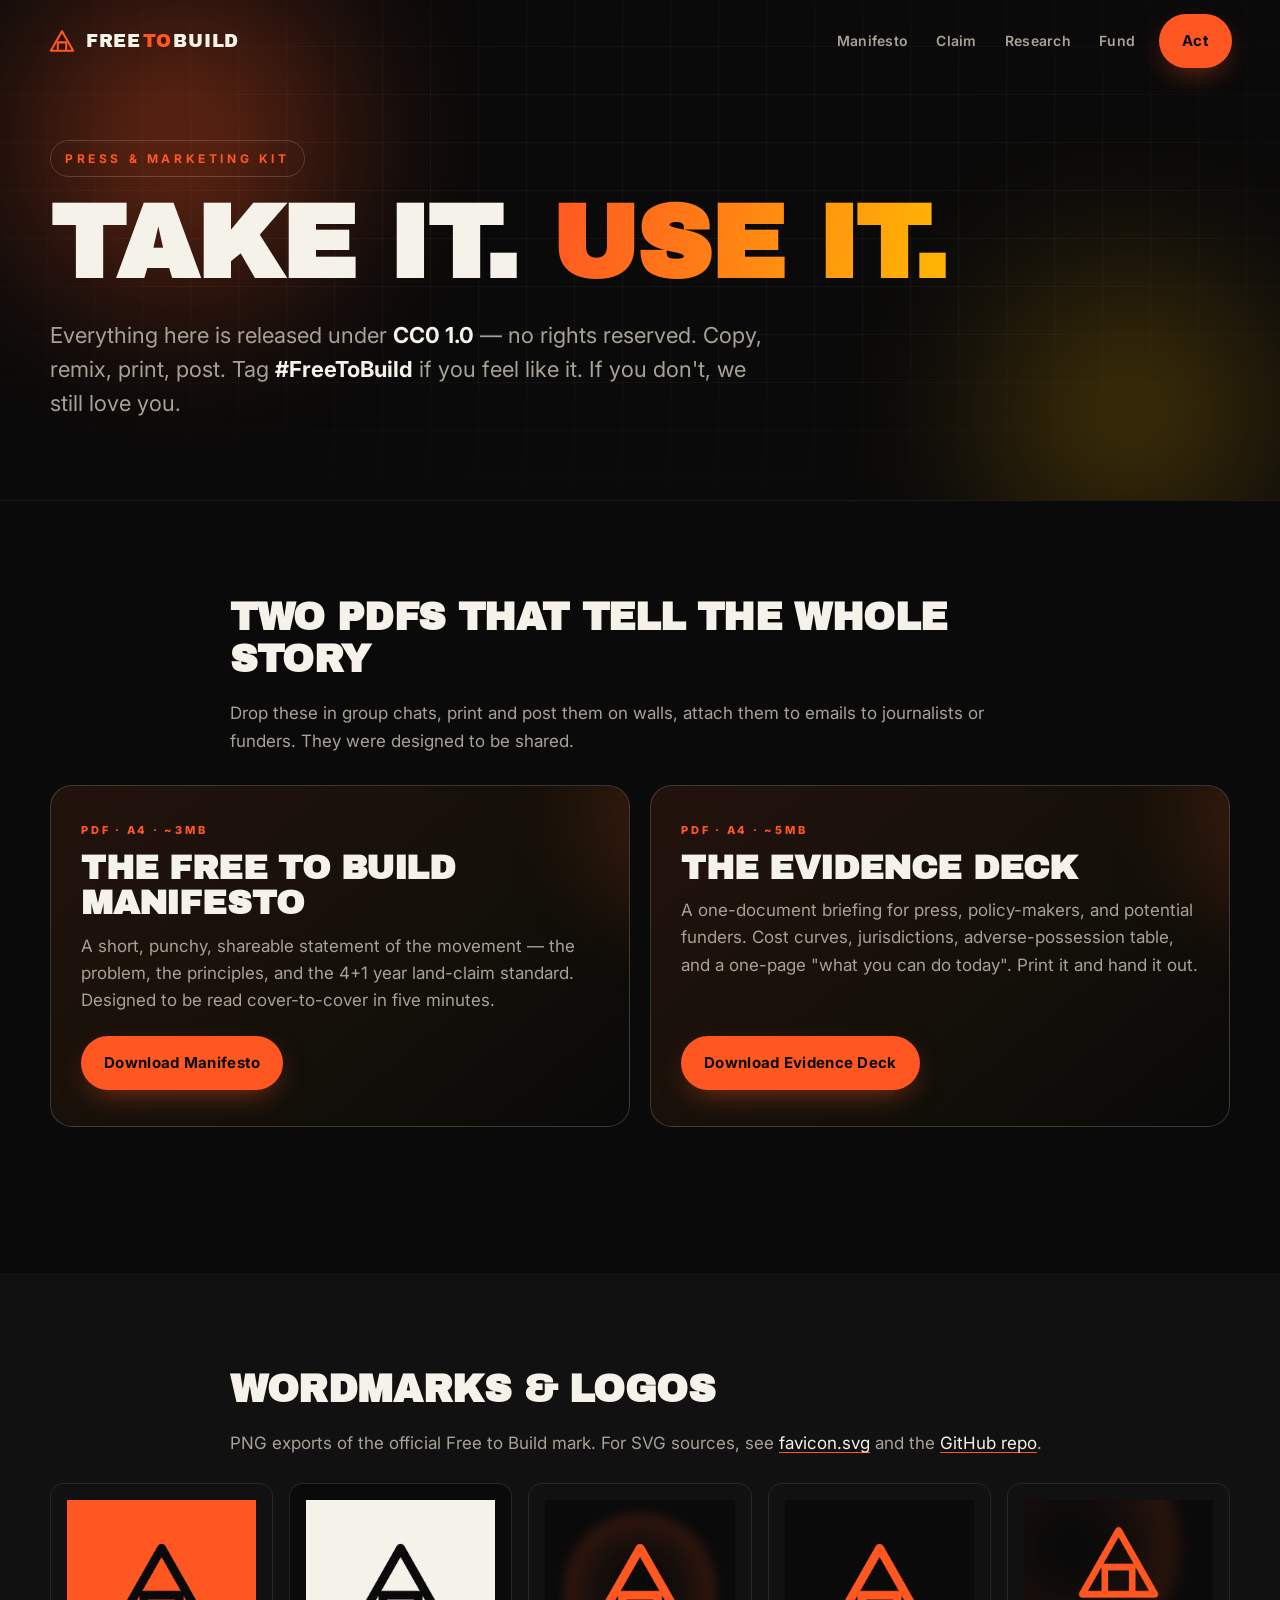
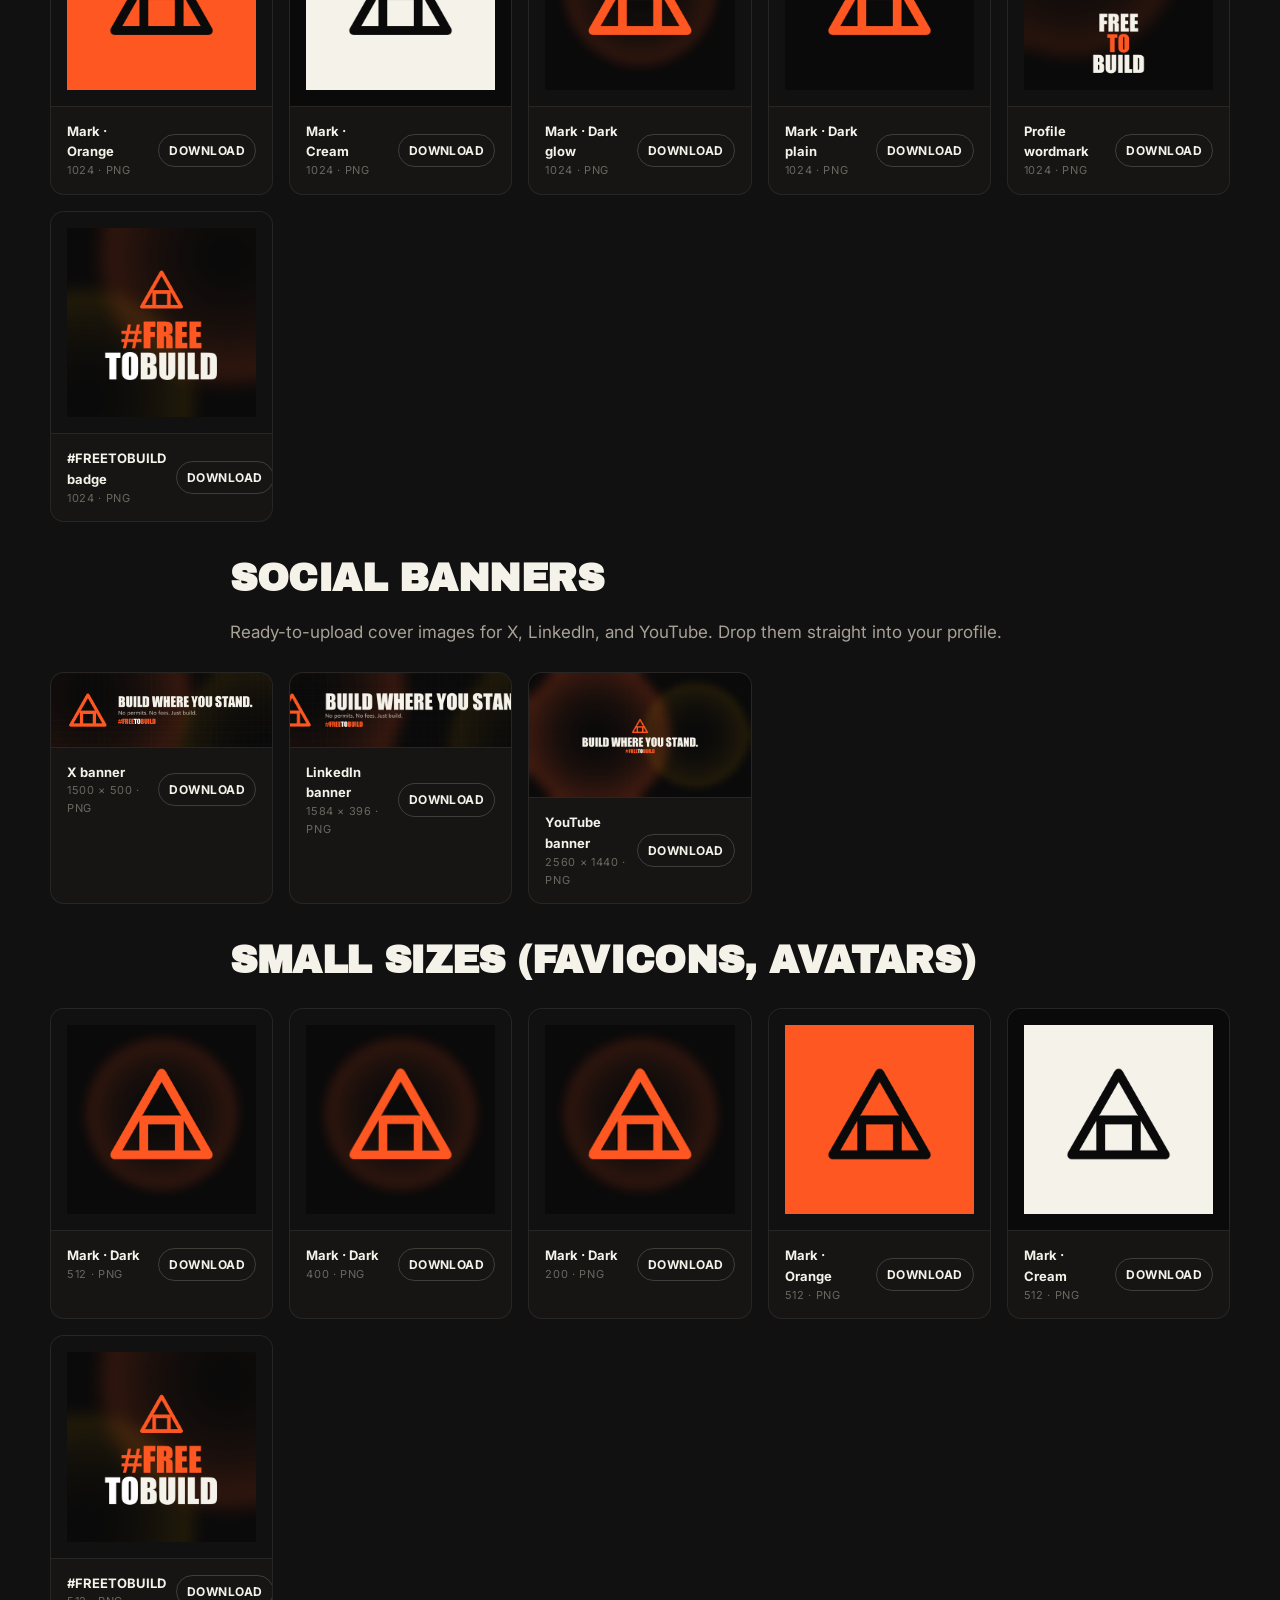
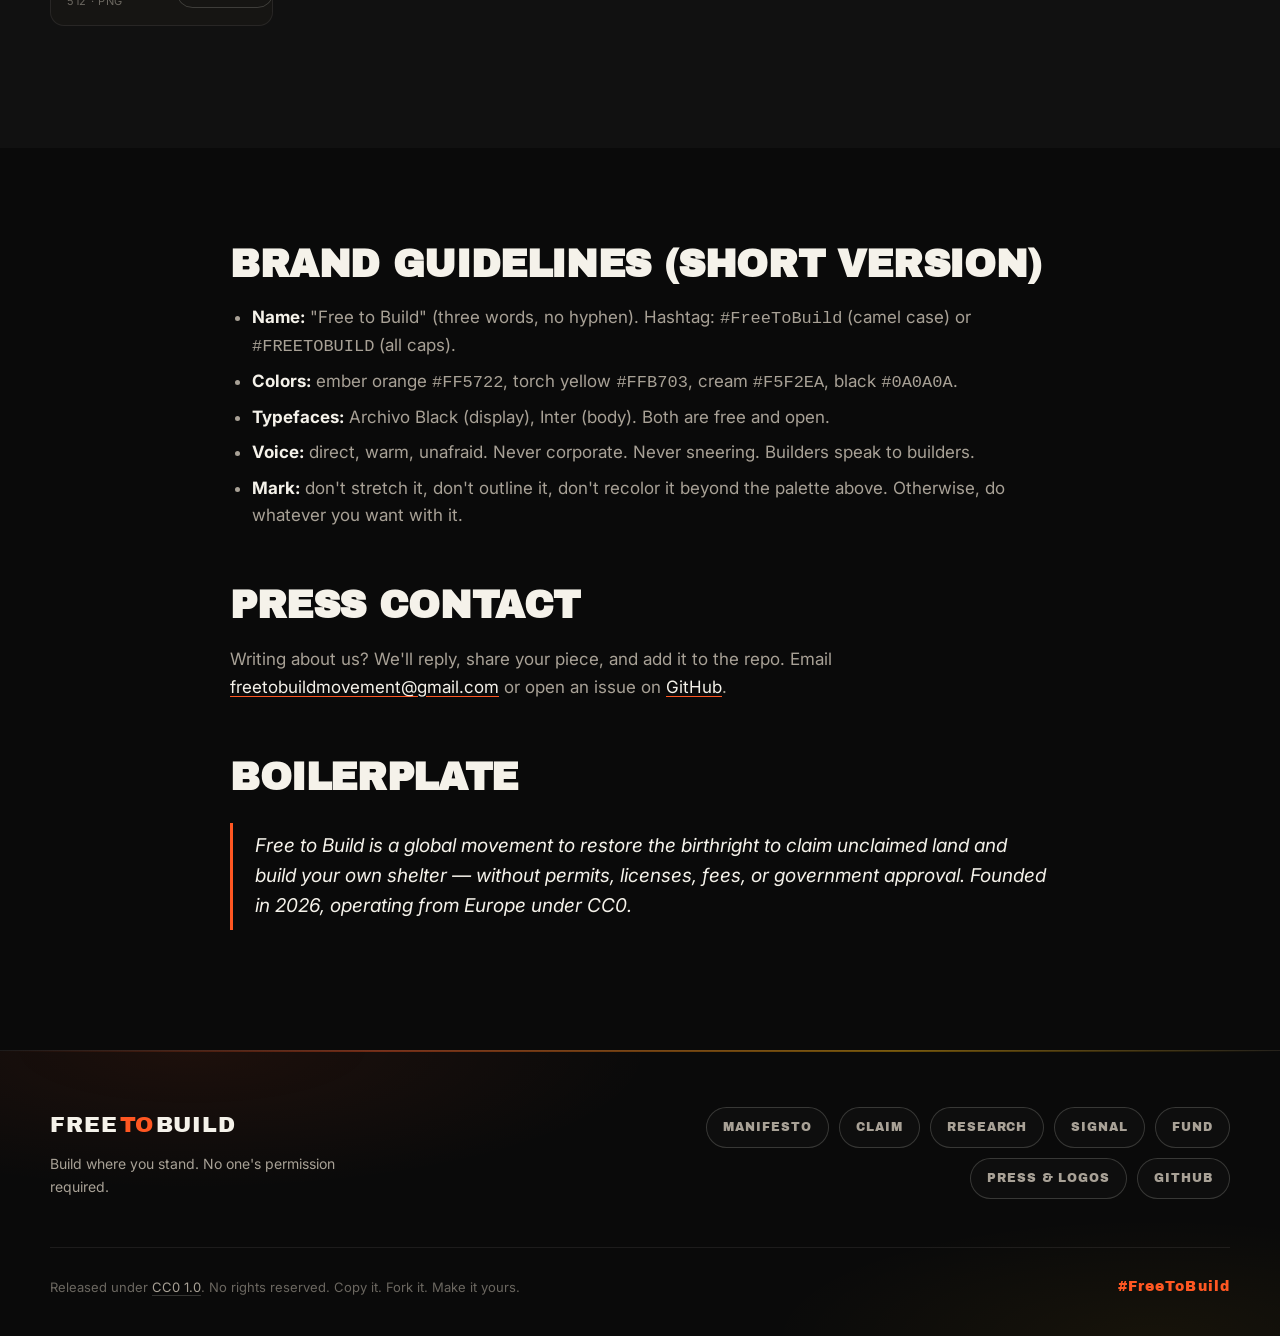
<file: press.html>
<!DOCTYPE html>
<html lang="en">
<head>
<meta charset="UTF-8" />
<meta name="viewport" content="width=device-width, initial-scale=1.0, viewport-fit=cover" />
<meta name="theme-color" content="#0a0a0a" />
<title>Press &amp; Marketing Kit — Free to Build</title>
<meta name="description" content="Logos, banners, icons, and printable PDFs you can share, remix, and publish. CC0. No permission required." />
<meta property="og:title" content="Press &amp; Marketing Kit — Free to Build" />
<meta property="og:description" content="Logos, banners, icons, and two printable PDFs that tell the whole story. Under CC0." />
<meta property="og:type" content="website" />
<meta property="og:url" content="https://freeto.build/press.html" />
<meta property="og:image" content="https://freeto.build/og.svg" />
<meta name="twitter:card" content="summary_large_image" />
<link rel="icon" type="image/svg+xml" href="favicon.svg" />
<link rel="preconnect" href="https://fonts.googleapis.com" />
<link rel="preconnect" href="https://fonts.gstatic.com" crossorigin />
<link href="https://fonts.googleapis.com/css2?family=Archivo+Black&family=Inter:wght@400;500;600;700;900&display=swap" rel="stylesheet" />
<link rel="stylesheet" href="styles.css" />
</head>
<body class="subpage">

<header class="nav" id="nav">
  <a href="/" class="brand" aria-label="Free to Build home">
    <span class="brand-mark" aria-hidden="true">
      <svg viewBox="0 0 40 40" width="28" height="28"><path d="M4 34 L20 6 L36 34 Z" fill="none" stroke="currentColor" stroke-width="3" stroke-linejoin="round"/><path d="M14 34 V22 H26 V34" fill="none" stroke="currentColor" stroke-width="3" stroke-linejoin="round"/></svg>
    </span>
    <span class="brand-text">FREE<span class="brand-to">TO</span>BUILD</span>
  </a>
  <nav class="nav-links" id="nav-links" aria-label="Primary">
    <a href="manifesto">Manifesto</a>
    <a href="claim">Claim</a>
    <a href="research">Research</a>
    <a href="fund">Fund</a>
  </nav>
  <a class="btn btn-primary nav-cta" href="/#act">Act</a>
  <button class="nav-toggle" id="nav-toggle" aria-label="Open menu" aria-expanded="false" aria-controls="nav-links">
    <span></span><span></span><span></span>
  </button>
</header>

<main id="top">

  <section class="page-hero">
    <div class="hero-bg" aria-hidden="true">
      <div class="grid-overlay"></div>
      <div class="glow glow-a"></div>
      <div class="glow glow-b"></div>
    </div>
    <div class="page-hero-inner">
      <span class="page-eyebrow">Press &amp; Marketing Kit</span>
      <h1 class="page-title">Take it. <span class="accent">Use it.</span></h1>
      <p class="page-sub">
        Everything here is released under <strong>CC0 1.0</strong> — no rights reserved. Copy, remix, print, post. Tag <strong>#FreeToBuild</strong> if you feel like it. If you don't, we still love you.
      </p>
    </div>
  </section>

  <section class="section" id="pdfs">
    <div class="prose">
      <h3>Two PDFs that tell the whole story</h3>
      <p>Drop these in group chats, print and post them on walls, attach them to emails to journalists or funders. They were designed to be shared.</p>
    </div>

    <div class="container">
      <div class="pdf-row">
        <div class="pdf-card">
          <span class="kicker">PDF · A4 · ~3MB</span>
          <h3>The Free to Build Manifesto</h3>
          <p>A short, punchy, shareable statement of the movement — the problem, the principles, and the 4+1 year land-claim standard. Designed to be read cover-to-cover in five minutes.</p>
          <a class="btn btn-primary" href="assets/freetobuild-manifesto.pdf" download>Download Manifesto</a>
        </div>
        <div class="pdf-card">
          <span class="kicker">PDF · A4 · ~5MB</span>
          <h3>The Evidence Deck</h3>
          <p>A one-document briefing for press, policy-makers, and potential funders. Cost curves, jurisdictions, adverse-possession table, and a one-page "what you can do today". Print it and hand it out.</p>
          <a class="btn btn-primary" href="assets/freetobuild-press-kit.pdf" download>Download Evidence Deck</a>
        </div>
      </div>
    </div>
  </section>

  <section class="section section-dark">
    <div class="container">
      <div class="prose">
        <h3>Wordmarks &amp; logos</h3>
        <p>PNG exports of the official Free to Build mark. For SVG sources, see <a href="favicon.svg" target="_blank" rel="noopener">favicon.svg</a> and the <a href="https://github.com/FreeToBuild" target="_blank" rel="noopener">GitHub repo</a>.</p>
      </div>
      <div class="asset-grid">
        <a class="asset" href="assets/mark-orange-1024.png" download>
          <div class="asset-thumb"><img src="assets/mark-orange-1024.png" alt="Free to Build orange mark" /></div>
          <div class="asset-meta"><div><div class="name">Mark · Orange</div><div class="dim">1024 · PNG</div></div><span class="asset-dl">Download</span></div>
        </a>
        <a class="asset" href="assets/mark-cream-1024.png" download>
          <div class="asset-thumb on-dark"><img src="assets/mark-cream-1024.png" alt="Free to Build cream mark" /></div>
          <div class="asset-meta"><div><div class="name">Mark · Cream</div><div class="dim">1024 · PNG</div></div><span class="asset-dl">Download</span></div>
        </a>
        <a class="asset" href="assets/mark-dark-1024.png" download>
          <div class="asset-thumb"><img src="assets/mark-dark-1024.png" alt="Free to Build dark glow mark" /></div>
          <div class="asset-meta"><div><div class="name">Mark · Dark glow</div><div class="dim">1024 · PNG</div></div><span class="asset-dl">Download</span></div>
        </a>
        <a class="asset" href="assets/mark-dark-plain-1024.png" download>
          <div class="asset-thumb"><img src="assets/mark-dark-plain-1024.png" alt="Free to Build dark plain mark" /></div>
          <div class="asset-meta"><div><div class="name">Mark · Dark plain</div><div class="dim">1024 · PNG</div></div><span class="asset-dl">Download</span></div>
        </a>
        <a class="asset" href="assets/profile-wordmark-dark-1024.png" download>
          <div class="asset-thumb"><img src="assets/profile-wordmark-dark-1024.png" alt="Free to Build wordmark for social profiles" /></div>
          <div class="asset-meta"><div><div class="name">Profile wordmark</div><div class="dim">1024 · PNG</div></div><span class="asset-dl">Download</span></div>
        </a>
        <a class="asset" href="assets/hashtag-1024.png" download>
          <div class="asset-thumb"><img src="assets/hashtag-1024.png" alt="#FREETOBUILD hashtag badge" /></div>
          <div class="asset-meta"><div><div class="name">#FREETOBUILD badge</div><div class="dim">1024 · PNG</div></div><span class="asset-dl">Download</span></div>
        </a>
      </div>

      <div class="prose prose-gap">
        <h3>Social banners</h3>
        <p>Ready-to-upload cover images for X, LinkedIn, and YouTube. Drop them straight into your profile.</p>
      </div>
      <div class="asset-grid">
        <a class="asset" href="assets/banner-x-1500x500.png" download>
          <div class="asset-thumb ultra"><img src="assets/banner-x-1500x500.png" alt="Free to Build X / Twitter banner" /></div>
          <div class="asset-meta"><div><div class="name">X banner</div><div class="dim">1500 × 500 · PNG</div></div><span class="asset-dl">Download</span></div>
        </a>
        <a class="asset" href="assets/banner-linkedin-1584x396.png" download>
          <div class="asset-thumb ultra"><img src="assets/banner-linkedin-1584x396.png" alt="Free to Build LinkedIn banner" /></div>
          <div class="asset-meta"><div><div class="name">LinkedIn banner</div><div class="dim">1584 × 396 · PNG</div></div><span class="asset-dl">Download</span></div>
        </a>
        <a class="asset" href="assets/banner-youtube-2560x1440.png" download>
          <div class="asset-thumb wide"><img src="assets/banner-youtube-2560x1440.png" alt="Free to Build YouTube banner" /></div>
          <div class="asset-meta"><div><div class="name">YouTube banner</div><div class="dim">2560 × 1440 · PNG</div></div><span class="asset-dl">Download</span></div>
        </a>
      </div>

      <div class="prose prose-gap">
        <h3>Small sizes (favicons, avatars)</h3>
      </div>
      <div class="asset-grid">
        <a class="asset" href="assets/mark-dark-512.png" download>
          <div class="asset-thumb"><img src="assets/mark-dark-512.png" alt="Mark 512" /></div>
          <div class="asset-meta"><div><div class="name">Mark · Dark</div><div class="dim">512 · PNG</div></div><span class="asset-dl">Download</span></div>
        </a>
        <a class="asset" href="assets/mark-dark-400.png" download>
          <div class="asset-thumb"><img src="assets/mark-dark-400.png" alt="Mark 400" /></div>
          <div class="asset-meta"><div><div class="name">Mark · Dark</div><div class="dim">400 · PNG</div></div><span class="asset-dl">Download</span></div>
        </a>
        <a class="asset" href="assets/mark-dark-200.png" download>
          <div class="asset-thumb"><img src="assets/mark-dark-200.png" alt="Mark 200" /></div>
          <div class="asset-meta"><div><div class="name">Mark · Dark</div><div class="dim">200 · PNG</div></div><span class="asset-dl">Download</span></div>
        </a>
        <a class="asset" href="assets/mark-orange-512.png" download>
          <div class="asset-thumb"><img src="assets/mark-orange-512.png" alt="Mark orange 512" /></div>
          <div class="asset-meta"><div><div class="name">Mark · Orange</div><div class="dim">512 · PNG</div></div><span class="asset-dl">Download</span></div>
        </a>
        <a class="asset" href="assets/mark-cream-512.png" download>
          <div class="asset-thumb on-dark"><img src="assets/mark-cream-512.png" alt="Mark cream 512" /></div>
          <div class="asset-meta"><div><div class="name">Mark · Cream</div><div class="dim">512 · PNG</div></div><span class="asset-dl">Download</span></div>
        </a>
        <a class="asset" href="assets/hashtag-512.png" download>
          <div class="asset-thumb"><img src="assets/hashtag-512.png" alt="Hashtag 512" /></div>
          <div class="asset-meta"><div><div class="name">#FREETOBUILD</div><div class="dim">512 · PNG</div></div><span class="asset-dl">Download</span></div>
        </a>
      </div>
    </div>
  </section>

  <section class="section">
    <div class="prose">
      <h3>Brand guidelines (short version)</h3>
      <ul>
        <li><strong>Name:</strong> "Free to Build" (three words, no hyphen). Hashtag: <code>#FreeToBuild</code> (camel case) or <code>#FREETOBUILD</code> (all caps).</li>
        <li><strong>Colors:</strong> ember orange <code>#FF5722</code>, torch yellow <code>#FFB703</code>, cream <code>#F5F2EA</code>, black <code>#0A0A0A</code>.</li>
        <li><strong>Typefaces:</strong> Archivo Black (display), Inter (body). Both are free and open.</li>
        <li><strong>Voice:</strong> direct, warm, unafraid. Never corporate. Never sneering. Builders speak to builders.</li>
        <li><strong>Mark:</strong> don't stretch it, don't outline it, don't recolor it beyond the palette above. Otherwise, do whatever you want with it.</li>
      </ul>

      <h3>Press contact</h3>
      <p>Writing about us? We'll reply, share your piece, and add it to the repo. Email <a href="mailto:freetobuildmovement@gmail.com">freetobuildmovement@gmail.com</a> or open an issue on <a href="https://github.com/FreeToBuild" target="_blank" rel="noopener">GitHub</a>.</p>

      <h3>Boilerplate</h3>
      <blockquote>Free to Build is a global movement to restore the birthright to claim unclaimed land and build your own shelter — without permits, licenses, fees, or government approval. Founded in 2026, operating from Europe under CC0.</blockquote>
    </div>
  </section>

</main>

<footer class="footer">
  <div class="container footer-inner">
    <div class="footer-brand">
      <span class="brand-text">FREE<span class="brand-to">TO</span>BUILD</span>
      <p>Build where you stand. No one's permission required.</p>
    </div>
    <nav class="footer-links" aria-label="More">
      <a href="manifesto">Manifesto</a>
      <a href="claim">Claim</a>
      <a href="research">Research</a>
      <a href="signal">Signal</a>
      <a href="fund">Fund</a>
      <a href="press">Press &amp; Logos</a>
      <a href="https://github.com/FreeToBuild" target="_blank" rel="noopener">GitHub</a>
    </nav>
    <div class="footer-meta">
      <p>Released under <a href="https://creativecommons.org/publicdomain/zero/1.0/" target="_blank" rel="noopener">CC0 1.0</a>. No rights reserved. Copy it. Fork it. Make it yours.</p>
      <p class="hash">#FreeToBuild</p>
    </div>
  </div>
</footer>

<script src="script.js" defer></script>
</body>
</html>
</file>
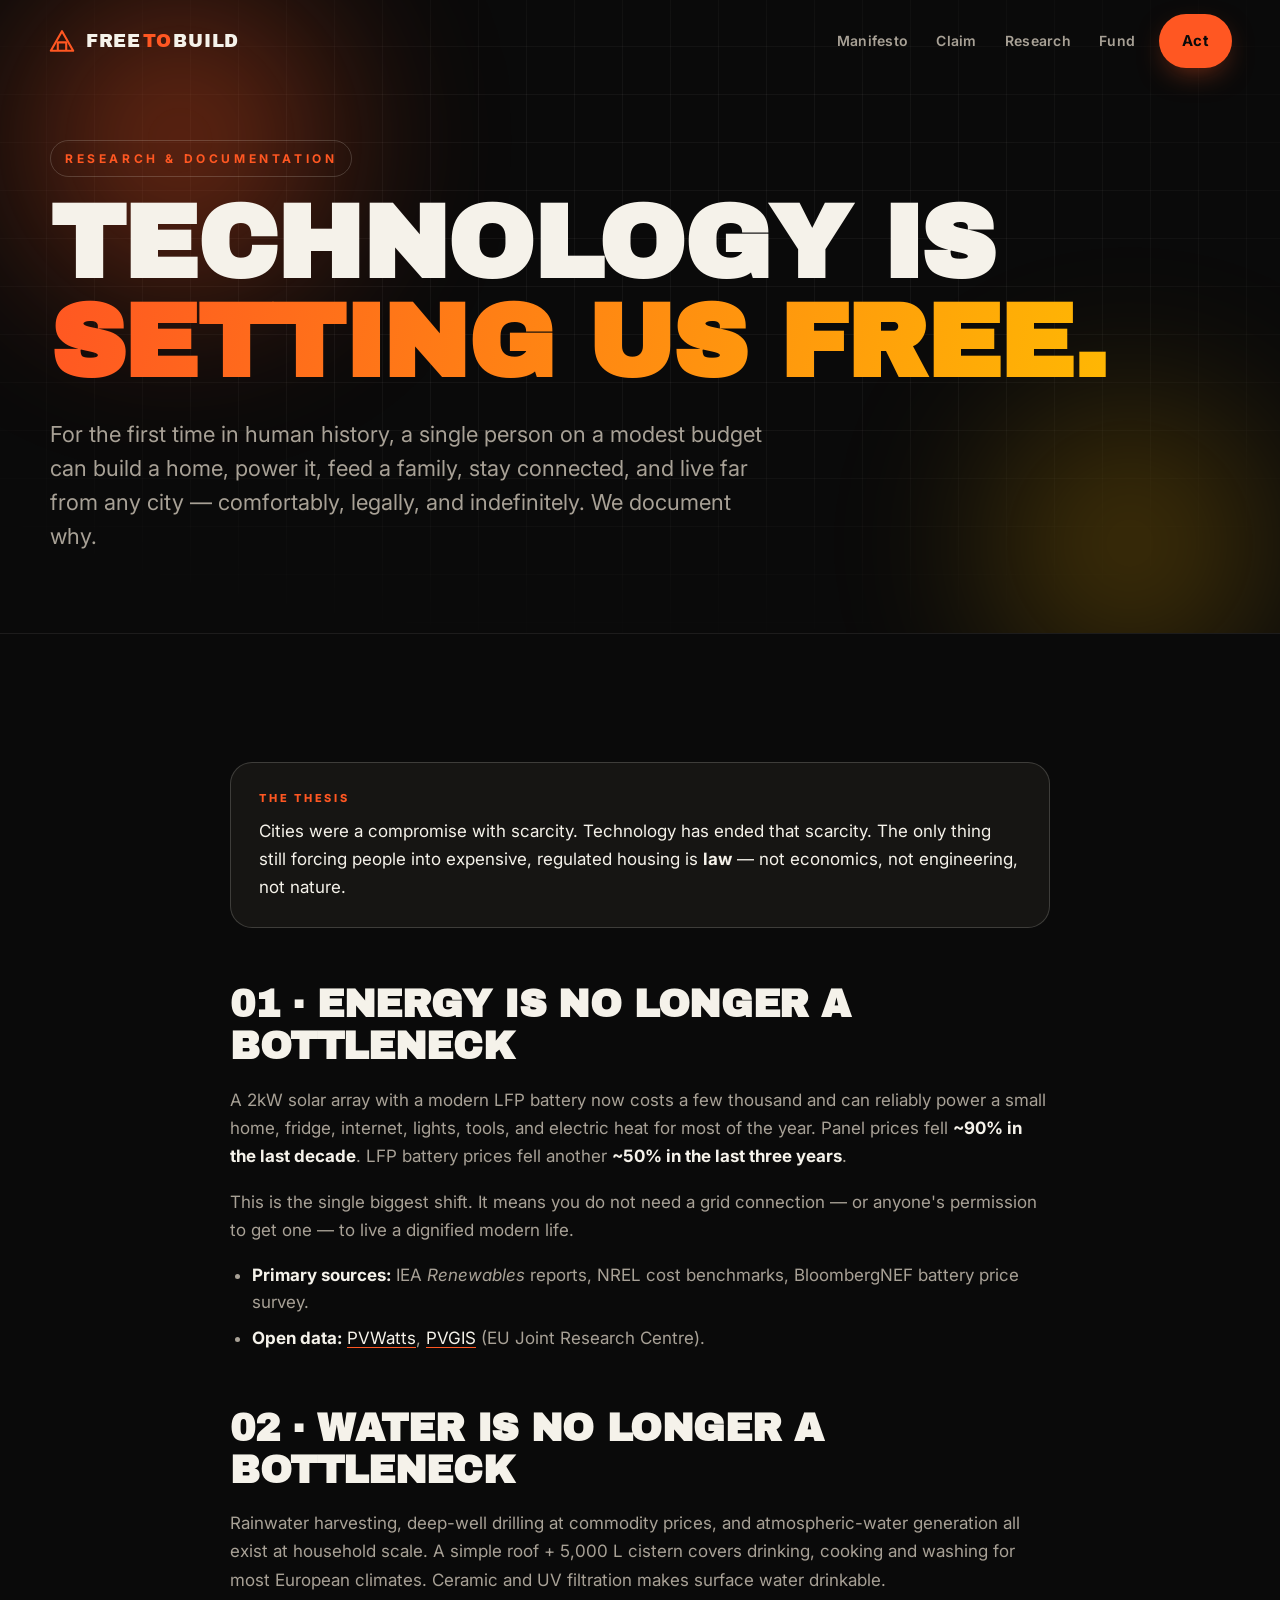
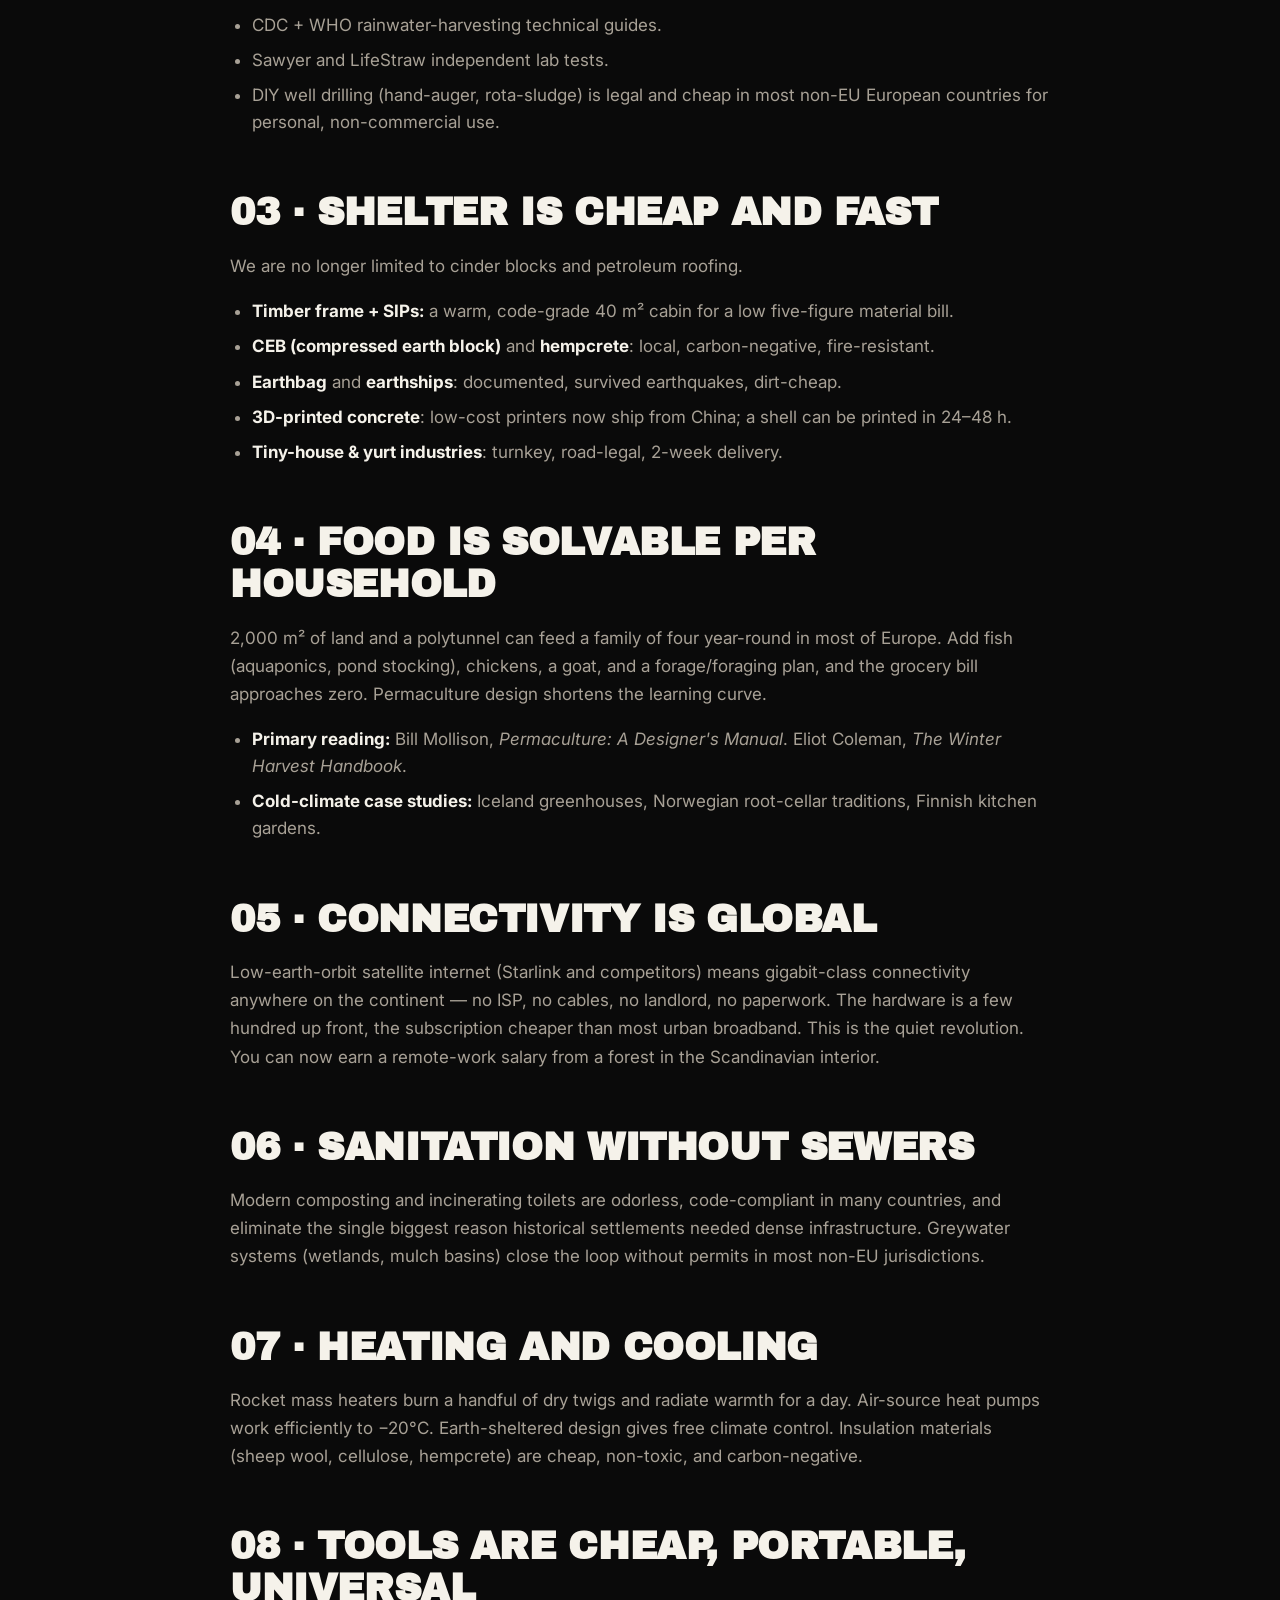
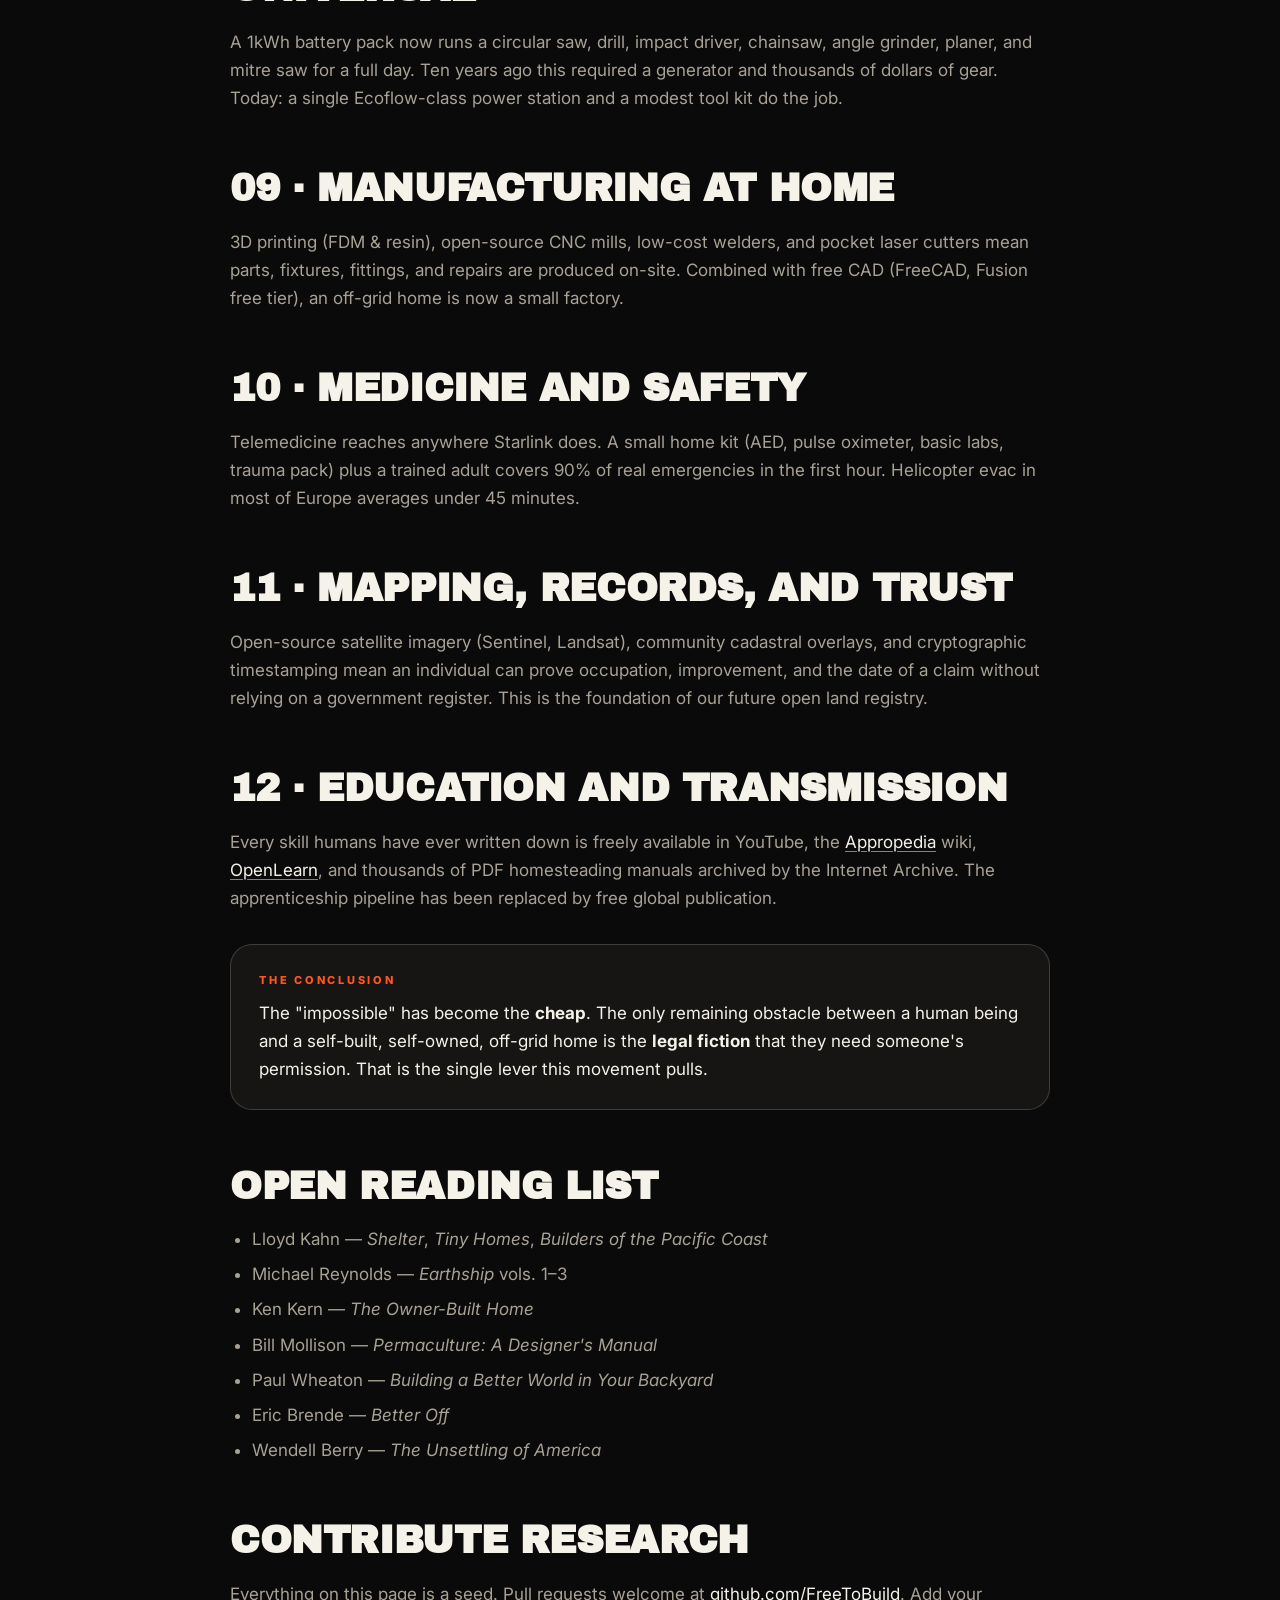
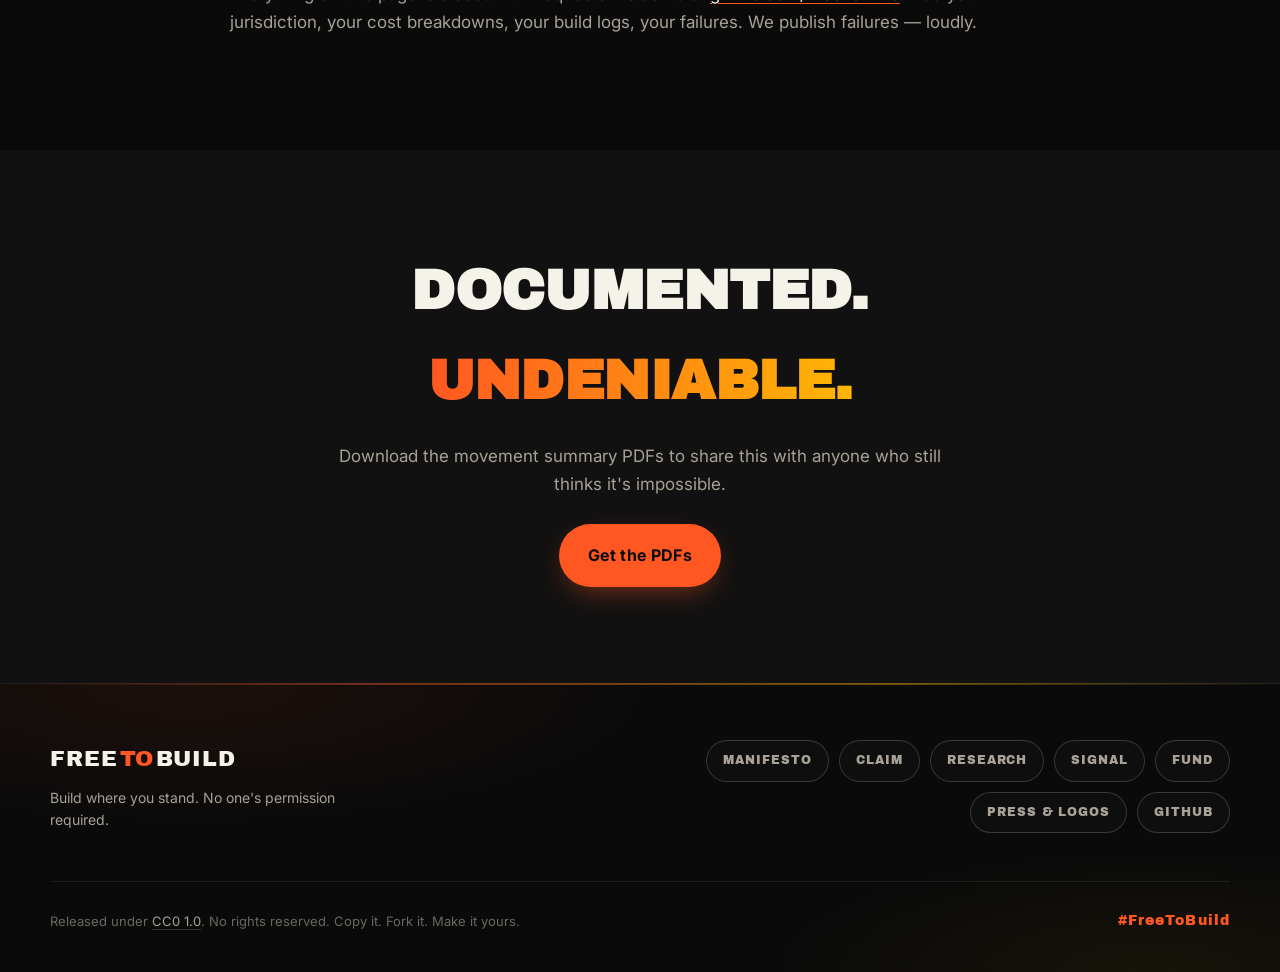
<file: research.html>
<!DOCTYPE html>
<html lang="en">
<head>
<meta charset="UTF-8" />
<meta name="viewport" content="width=device-width, initial-scale=1.0, viewport-fit=cover" />
<meta name="theme-color" content="#0a0a0a" />
<title>Research &amp; Documentation — Free to Build</title>
<meta name="description" content="How modern technology is liberating humans to live off-grid — research, primary sources, and open documentation from the Free to Build movement." />
<meta property="og:title" content="Research &amp; Documentation — Free to Build" />
<meta property="og:description" content="Technology is making off-grid living cheaper, easier, and more resilient than city life. A living research archive." />
<meta property="og:type" content="website" />
<meta property="og:url" content="https://freeto.build/research.html" />
<meta property="og:image" content="https://freeto.build/og.svg" />
<meta name="twitter:card" content="summary_large_image" />
<link rel="icon" type="image/svg+xml" href="favicon.svg" />
<link rel="preconnect" href="https://fonts.googleapis.com" />
<link rel="preconnect" href="https://fonts.gstatic.com" crossorigin />
<link href="https://fonts.googleapis.com/css2?family=Archivo+Black&family=Inter:wght@400;500;600;700;900&display=swap" rel="stylesheet" />
<link rel="stylesheet" href="styles.css" />
</head>
<body class="subpage">

<header class="nav" id="nav">
  <a href="/" class="brand" aria-label="Free to Build home">
    <span class="brand-mark" aria-hidden="true">
      <svg viewBox="0 0 40 40" width="28" height="28"><path d="M4 34 L20 6 L36 34 Z" fill="none" stroke="currentColor" stroke-width="3" stroke-linejoin="round"/><path d="M14 34 V22 H26 V34" fill="none" stroke="currentColor" stroke-width="3" stroke-linejoin="round"/></svg>
    </span>
    <span class="brand-text">FREE<span class="brand-to">TO</span>BUILD</span>
  </a>
  <nav class="nav-links" id="nav-links" aria-label="Primary">
    <a href="manifesto">Manifesto</a>
    <a href="claim">Claim</a>
    <a href="research">Research</a>
    <a href="fund">Fund</a>
  </nav>
  <a class="btn btn-primary nav-cta" href="/#act">Act</a>
  <button class="nav-toggle" id="nav-toggle" aria-label="Open menu" aria-expanded="false" aria-controls="nav-links">
    <span></span><span></span><span></span>
  </button>
</header>

<main id="top">

  <section class="page-hero">
    <div class="hero-bg" aria-hidden="true">
      <div class="grid-overlay"></div>
      <div class="glow glow-a"></div>
      <div class="glow glow-b"></div>
    </div>
    <div class="page-hero-inner">
      <span class="page-eyebrow">Research &amp; Documentation</span>
      <h1 class="page-title">Technology is <span class="accent">setting us free.</span></h1>
      <p class="page-sub">
        For the first time in human history, a single person on a modest budget can build a home, power it, feed a family, stay connected, and live far from any city — comfortably, legally, and indefinitely. We document why.
      </p>
    </div>
  </section>

  <section class="section">
    <div class="prose">

      <div class="callout">
        <p class="kicker">The thesis</p>
        <p>Cities were a compromise with scarcity. Technology has ended that scarcity. The only thing still forcing people into expensive, regulated housing is <strong>law</strong> — not economics, not engineering, not nature.</p>
      </div>

      <h3>01 &middot; Energy is no longer a bottleneck</h3>
      <p>A 2kW solar array with a modern LFP battery now costs a few thousand and can reliably power a small home, fridge, internet, lights, tools, and electric heat for most of the year. Panel prices fell <strong>~90% in the last decade</strong>. LFP battery prices fell another <strong>~50% in the last three years</strong>.</p>
      <p>This is the single biggest shift. It means you do not need a grid connection — or anyone's permission to get one — to live a dignified modern life.</p>
      <ul>
        <li><strong>Primary sources:</strong> IEA <em>Renewables</em> reports, NREL cost benchmarks, BloombergNEF battery price survey.</li>
        <li><strong>Open data:</strong> <a href="https://pvwatts.nrel.gov/" target="_blank" rel="noopener">PVWatts</a>, <a href="https://re.jrc.ec.europa.eu/pvg_tools/en/" target="_blank" rel="noopener">PVGIS</a> (EU Joint Research Centre).</li>
      </ul>

      <h3>02 &middot; Water is no longer a bottleneck</h3>
      <p>Rainwater harvesting, deep-well drilling at commodity prices, and atmospheric-water generation all exist at household scale. A simple roof + 5,000 L cistern covers drinking, cooking and washing for most European climates. Ceramic and UV filtration makes surface water drinkable.</p>
      <ul>
        <li>CDC + WHO rainwater-harvesting technical guides.</li>
        <li>Sawyer and LifeStraw independent lab tests.</li>
        <li>DIY well drilling (hand-auger, rota-sludge) is legal and cheap in most non-EU European countries for personal, non-commercial use.</li>
      </ul>

      <h3>03 &middot; Shelter is cheap and fast</h3>
      <p>We are no longer limited to cinder blocks and petroleum roofing.</p>
      <ul>
        <li><strong>Timber frame + SIPs:</strong> a warm, code-grade 40 m² cabin for a low five-figure material bill.</li>
        <li><strong>CEB (compressed earth block)</strong> and <strong>hempcrete</strong>: local, carbon-negative, fire-resistant.</li>
        <li><strong>Earthbag</strong> and <strong>earthships</strong>: documented, survived earthquakes, dirt-cheap.</li>
        <li><strong>3D-printed concrete</strong>: low-cost printers now ship from China; a shell can be printed in 24–48 h.</li>
        <li><strong>Tiny-house &amp; yurt industries</strong>: turnkey, road-legal, 2-week delivery.</li>
      </ul>

      <h3>04 &middot; Food is solvable per household</h3>
      <p>2,000 m² of land and a polytunnel can feed a family of four year-round in most of Europe. Add fish (aquaponics, pond stocking), chickens, a goat, and a forage/foraging plan, and the grocery bill approaches zero. Permaculture design shortens the learning curve.</p>
      <ul>
        <li><strong>Primary reading:</strong> Bill Mollison, <em>Permaculture: A Designer's Manual</em>. Eliot Coleman, <em>The Winter Harvest Handbook</em>.</li>
        <li><strong>Cold-climate case studies:</strong> Iceland greenhouses, Norwegian root-cellar traditions, Finnish kitchen gardens.</li>
      </ul>

      <h3>05 &middot; Connectivity is global</h3>
      <p>Low-earth-orbit satellite internet (Starlink and competitors) means gigabit-class connectivity anywhere on the continent — no ISP, no cables, no landlord, no paperwork. The hardware is a few hundred up front, the subscription cheaper than most urban broadband. This is the quiet revolution. You can now earn a remote-work salary from a forest in the Scandinavian interior.</p>

      <h3>06 &middot; Sanitation without sewers</h3>
      <p>Modern composting and incinerating toilets are odorless, code-compliant in many countries, and eliminate the single biggest reason historical settlements needed dense infrastructure. Greywater systems (wetlands, mulch basins) close the loop without permits in most non-EU jurisdictions.</p>

      <h3>07 &middot; Heating and cooling</h3>
      <p>Rocket mass heaters burn a handful of dry twigs and radiate warmth for a day. Air-source heat pumps work efficiently to &minus;20&deg;C. Earth-sheltered design gives free climate control. Insulation materials (sheep wool, cellulose, hempcrete) are cheap, non-toxic, and carbon-negative.</p>

      <h3>08 &middot; Tools are cheap, portable, universal</h3>
      <p>A 1kWh battery pack now runs a circular saw, drill, impact driver, chainsaw, angle grinder, planer, and mitre saw for a full day. Ten years ago this required a generator and thousands of dollars of gear. Today: a single Ecoflow-class power station and a modest tool kit do the job.</p>

      <h3>09 &middot; Manufacturing at home</h3>
      <p>3D printing (FDM &amp; resin), open-source CNC mills, low-cost welders, and pocket laser cutters mean parts, fixtures, fittings, and repairs are produced on-site. Combined with free CAD (FreeCAD, Fusion free tier), an off-grid home is now a small factory.</p>

      <h3>10 &middot; Medicine and safety</h3>
      <p>Telemedicine reaches anywhere Starlink does. A small home kit (AED, pulse oximeter, basic labs, trauma pack) plus a trained adult covers 90% of real emergencies in the first hour. Helicopter evac in most of Europe averages under 45 minutes.</p>

      <h3>11 &middot; Mapping, records, and trust</h3>
      <p>Open-source satellite imagery (Sentinel, Landsat), community cadastral overlays, and cryptographic timestamping mean an individual can prove occupation, improvement, and the date of a claim without relying on a government register. This is the foundation of our future open land registry.</p>

      <h3>12 &middot; Education and transmission</h3>
      <p>Every skill humans have ever written down is freely available in YouTube, the <a href="https://www.appropedia.org/" target="_blank" rel="noopener">Appropedia</a> wiki, <a href="https://openlearn.open.ac.uk/" target="_blank" rel="noopener">OpenLearn</a>, and thousands of PDF homesteading manuals archived by the Internet Archive. The apprenticeship pipeline has been replaced by free global publication.</p>

      <div class="callout">
        <p class="kicker">The conclusion</p>
        <p>The "impossible" has become the <strong>cheap</strong>. The only remaining obstacle between a human being and a self-built, self-owned, off-grid home is the <strong>legal fiction</strong> that they need someone's permission. That is the single lever this movement pulls.</p>
      </div>

      <h3>Open reading list</h3>
      <ul>
        <li>Lloyd Kahn — <em>Shelter</em>, <em>Tiny Homes</em>, <em>Builders of the Pacific Coast</em></li>
        <li>Michael Reynolds — <em>Earthship</em> vols. 1–3</li>
        <li>Ken Kern — <em>The Owner-Built Home</em></li>
        <li>Bill Mollison — <em>Permaculture: A Designer's Manual</em></li>
        <li>Paul Wheaton — <em>Building a Better World in Your Backyard</em></li>
        <li>Eric Brende — <em>Better Off</em></li>
        <li>Wendell Berry — <em>The Unsettling of America</em></li>
      </ul>

      <h3>Contribute research</h3>
      <p>Everything on this page is a seed. Pull requests welcome at <a href="https://github.com/FreeToBuild" target="_blank" rel="noopener">github.com/FreeToBuild</a>. Add your jurisdiction, your cost breakdowns, your build logs, your failures. We publish failures — loudly.</p>

    </div>
  </section>

  <section class="section-cta section-dark">
    <div class="container narrow">
      <h2>Documented. <span class="accent">Undeniable.</span></h2>
      <p>Download the movement summary PDFs to share this with anyone who still thinks it's impossible.</p>
      <a class="btn btn-primary btn-lg" href="press#pdfs">Get the PDFs</a>
    </div>
  </section>

</main>

<footer class="footer">
  <div class="container footer-inner">
    <div class="footer-brand">
      <span class="brand-text">FREE<span class="brand-to">TO</span>BUILD</span>
      <p>Build where you stand. No one's permission required.</p>
    </div>
    <nav class="footer-links" aria-label="More">
      <a href="manifesto">Manifesto</a>
      <a href="claim">Claim</a>
      <a href="research">Research</a>
      <a href="signal">Signal</a>
      <a href="fund">Fund</a>
      <a href="press">Press &amp; Logos</a>
      <a href="https://github.com/FreeToBuild" target="_blank" rel="noopener">GitHub</a>
    </nav>
    <div class="footer-meta">
      <p>Released under <a href="https://creativecommons.org/publicdomain/zero/1.0/" target="_blank" rel="noopener">CC0 1.0</a>. No rights reserved. Copy it. Fork it. Make it yours.</p>
      <p class="hash">#FreeToBuild</p>
    </div>
  </div>
</footer>

<script src="script.js" defer></script>
</body>
</html>
</file>
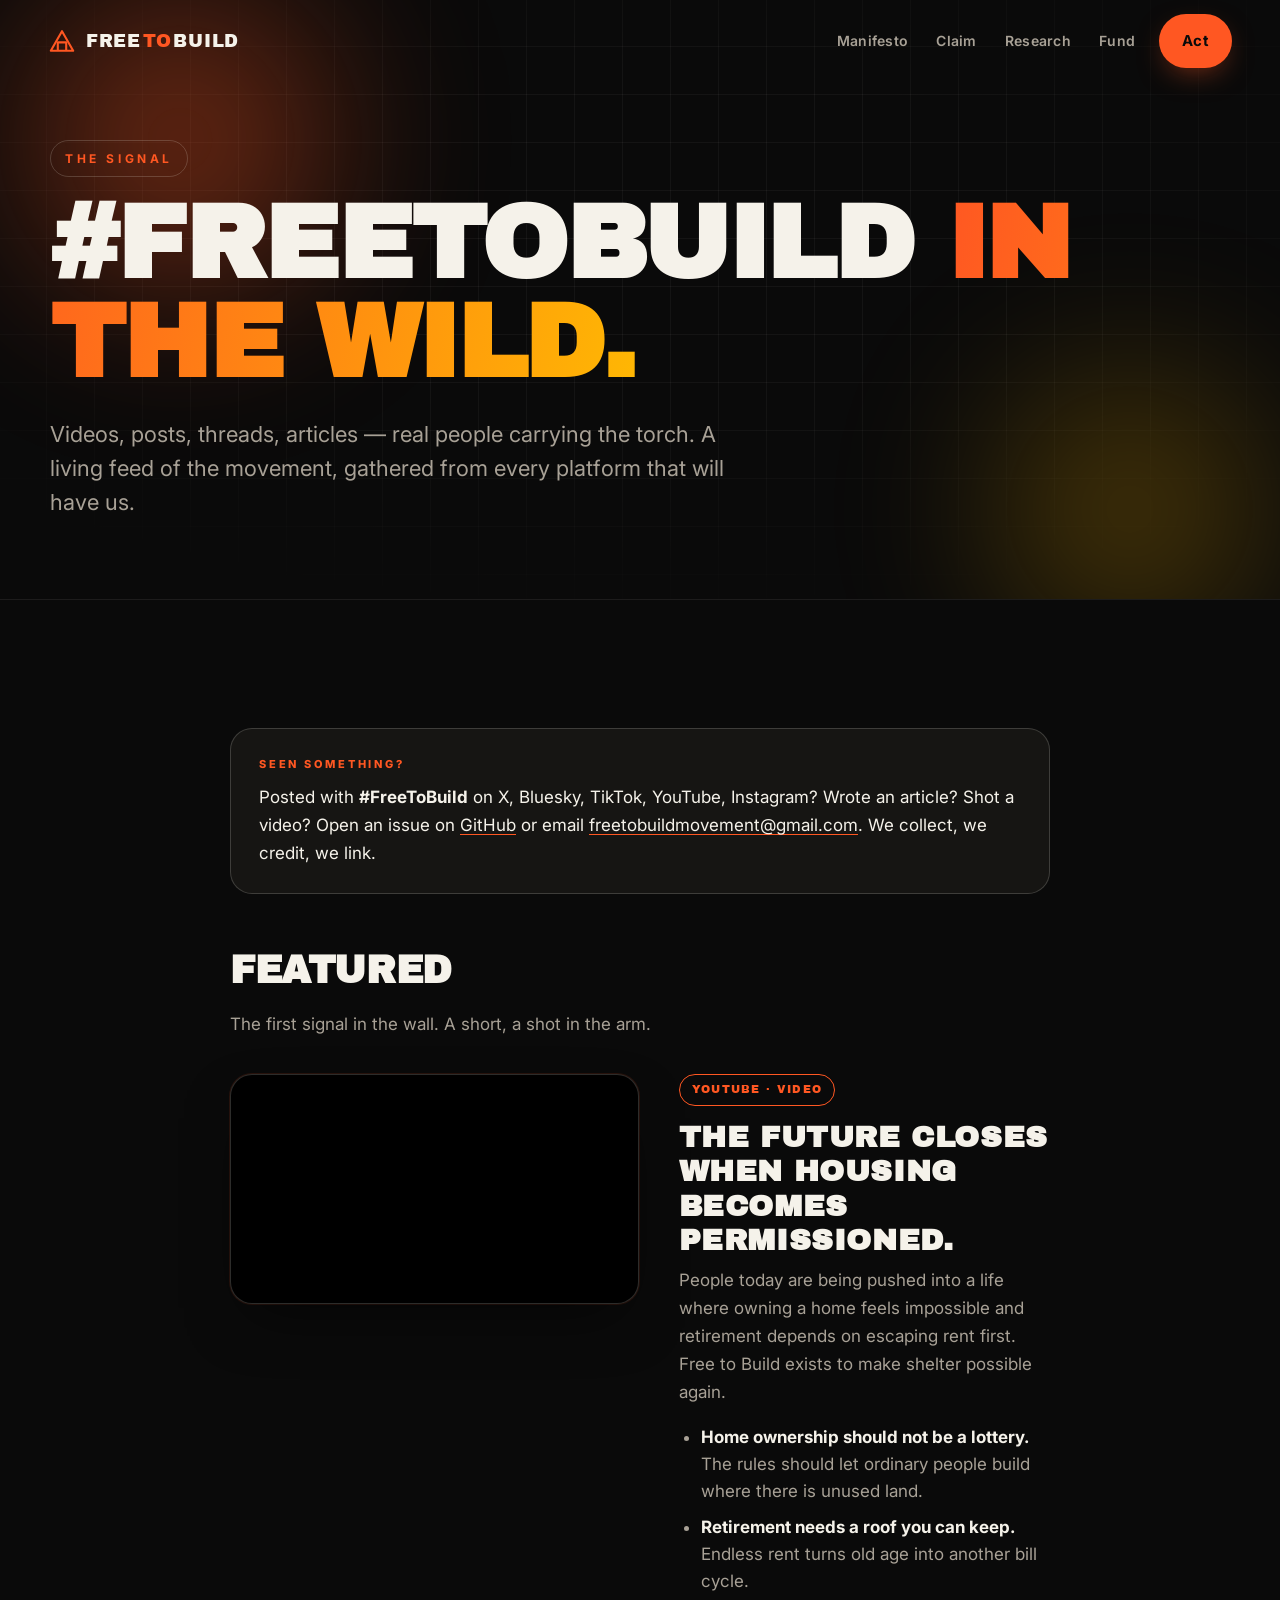
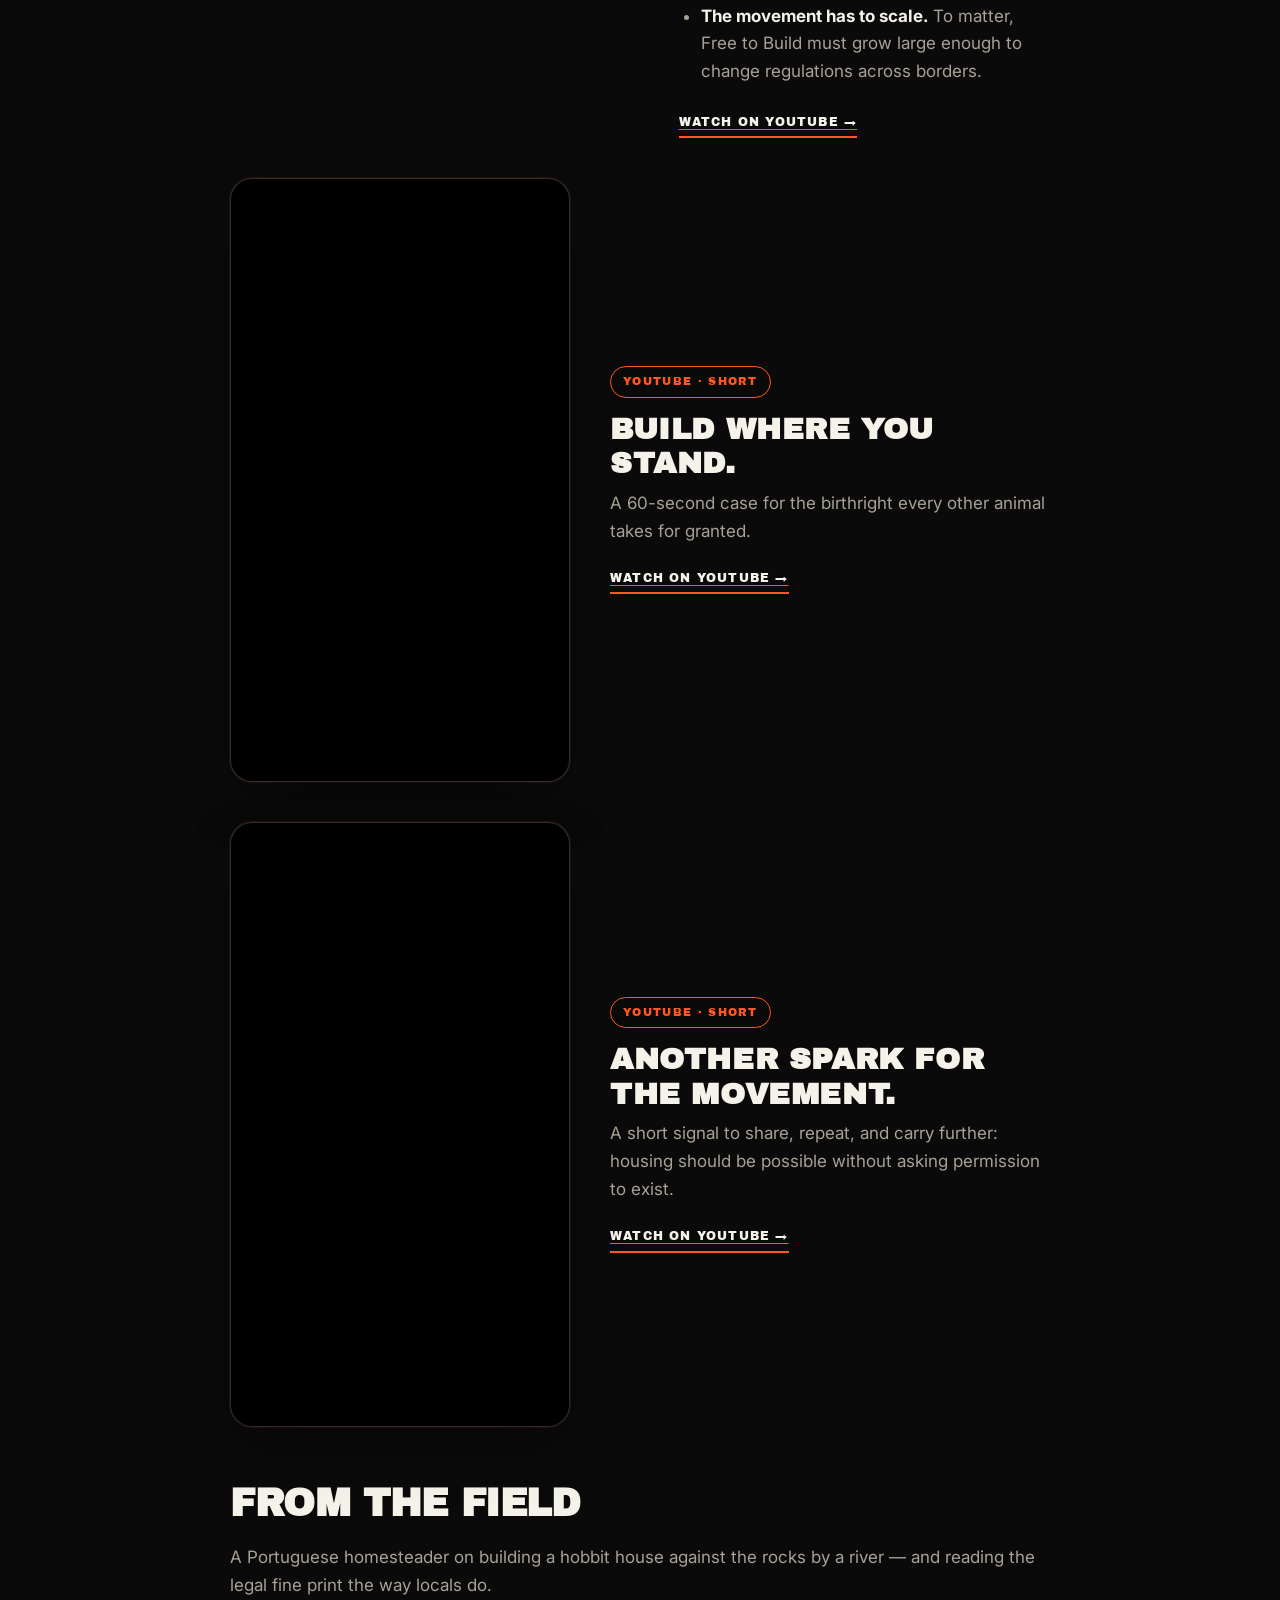
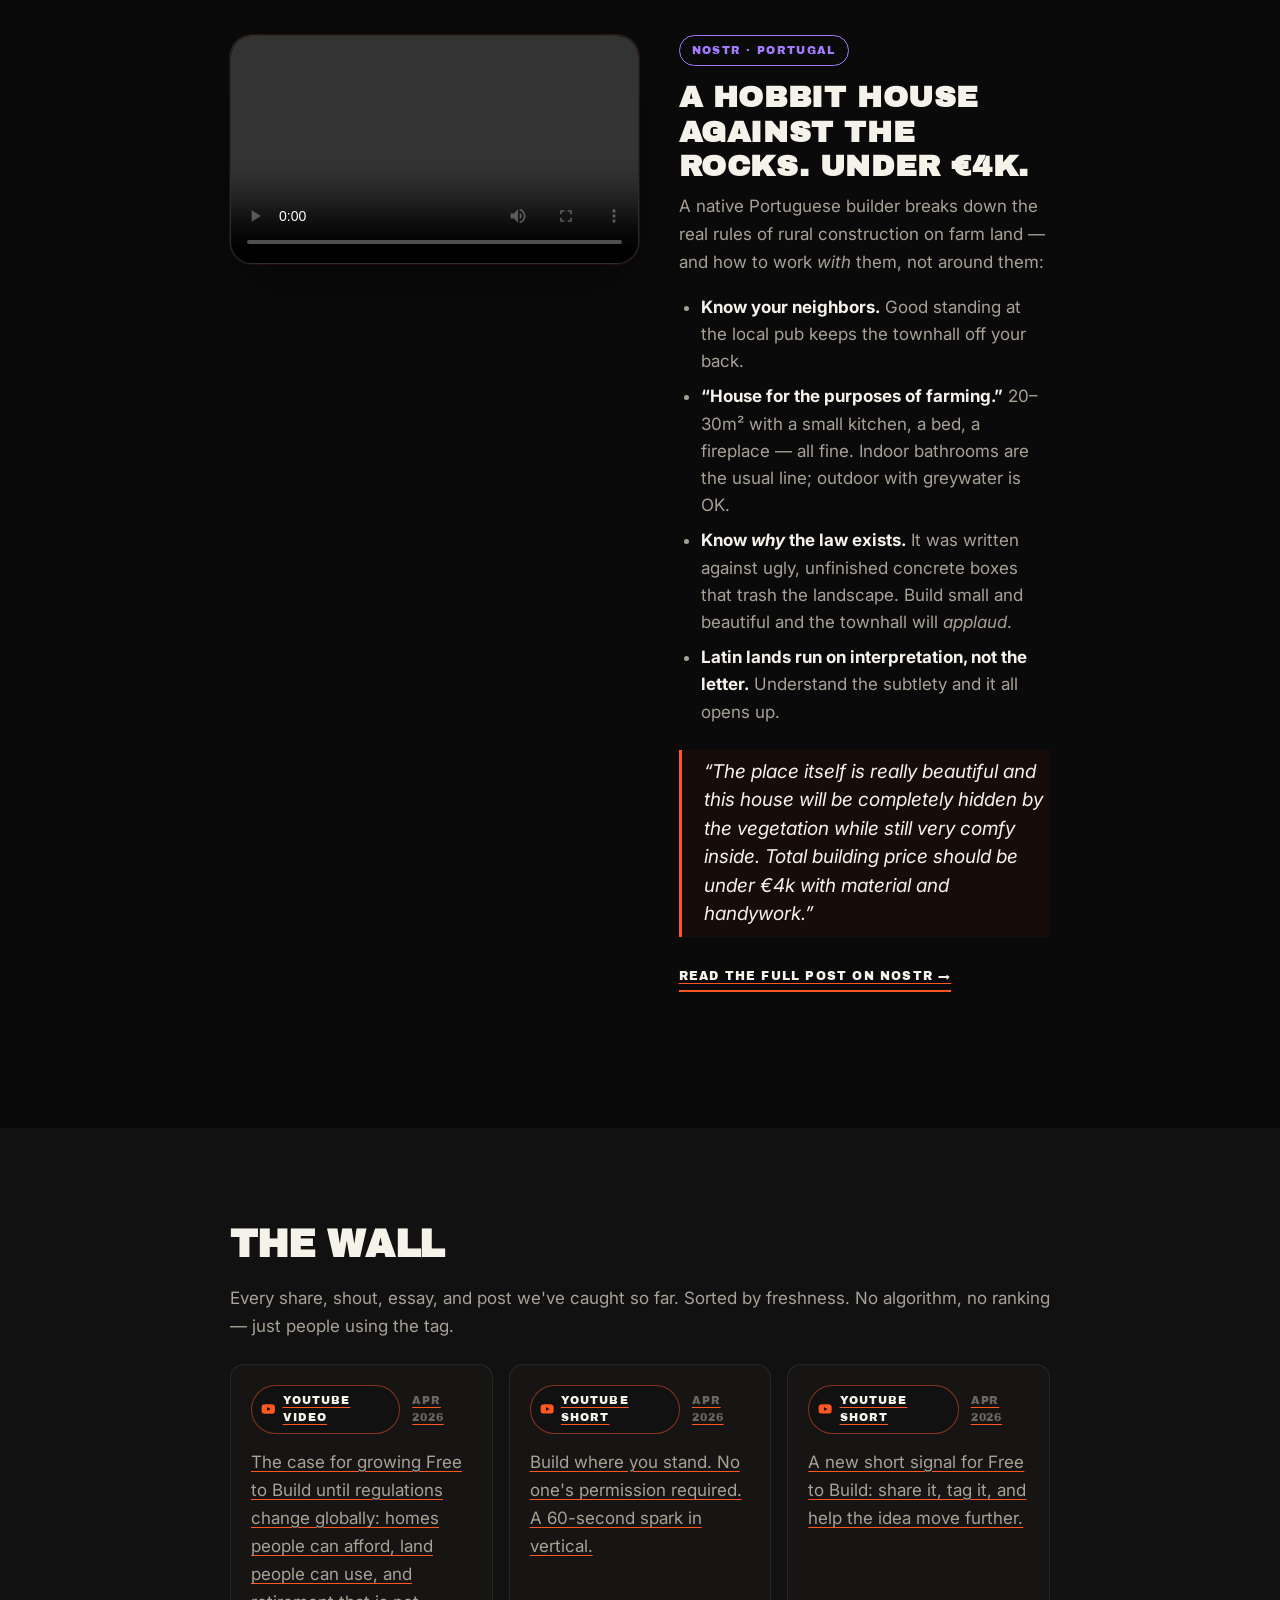
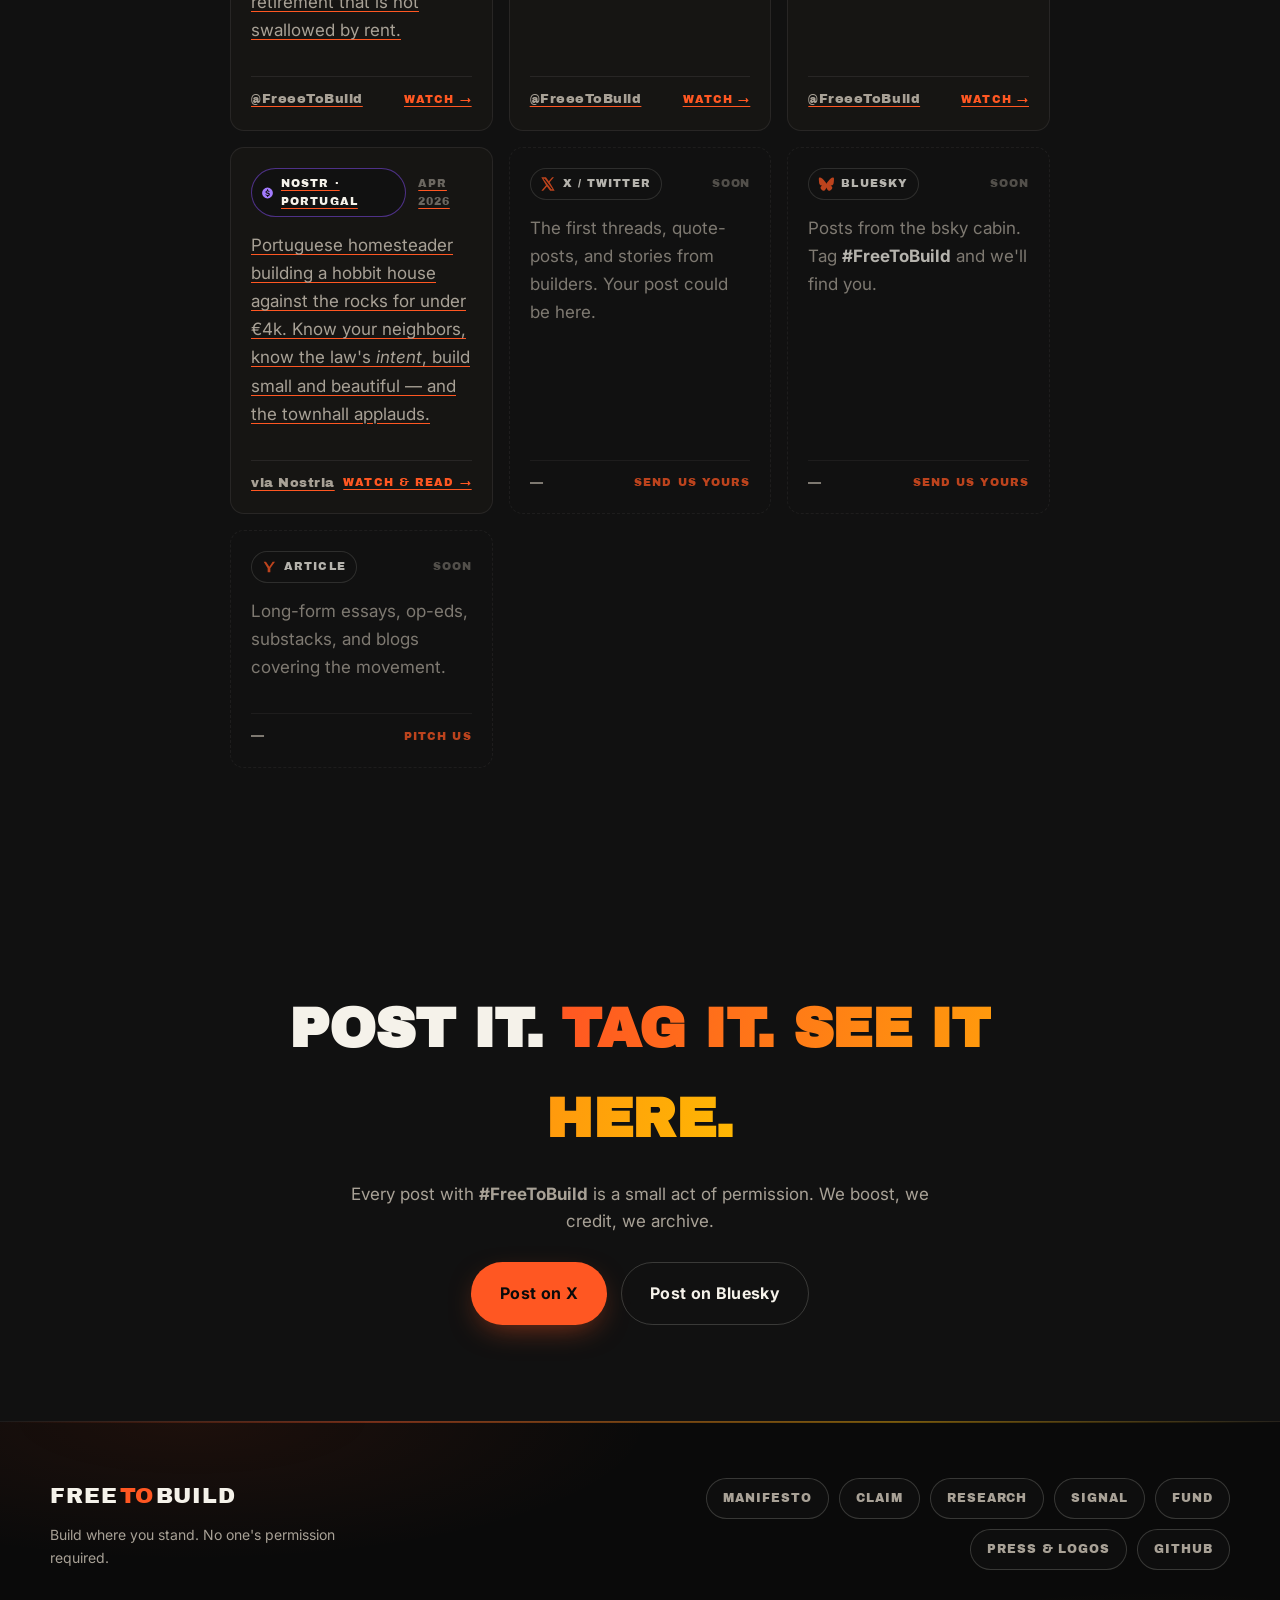
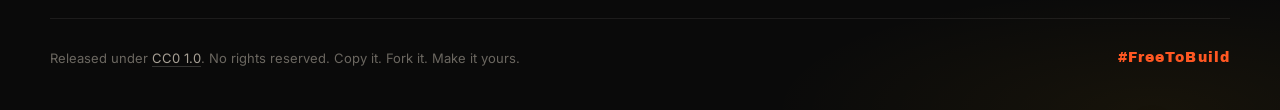
<file: signal.html>
<!DOCTYPE html>
<html lang="en">
<head>
<meta charset="UTF-8" />
<meta name="viewport" content="width=device-width, initial-scale=1.0, viewport-fit=cover" />
<meta name="theme-color" content="#0a0a0a" />
<title>The Signal — #FreeToBuild in the wild</title>
<meta name="description" content="Videos, posts, threads, and articles from people carrying the #FreeToBuild torch. A living feed of the movement." />
<meta property="og:title" content="The Signal — #FreeToBuild in the wild" />
<meta property="og:description" content="Videos, posts, threads, articles. People carrying the #FreeToBuild torch." />
<meta property="og:type" content="website" />
<meta property="og:url" content="https://freeto.build/signal" />
<meta property="og:image" content="https://freeto.build/og.svg" />
<meta name="twitter:card" content="summary_large_image" />
<link rel="icon" type="image/svg+xml" href="favicon.svg" />
<link rel="preconnect" href="https://fonts.googleapis.com" />
<link rel="preconnect" href="https://fonts.gstatic.com" crossorigin />
<link href="https://fonts.googleapis.com/css2?family=Archivo+Black&family=Inter:wght@400;500;600;700;900&display=swap" rel="stylesheet" />
<link rel="stylesheet" href="styles.css" />
</head>
<body class="subpage">

<header class="nav" id="nav">
  <a href="/" class="brand" aria-label="Free to Build home">
    <span class="brand-mark" aria-hidden="true">
      <svg viewBox="0 0 40 40" width="28" height="28"><path d="M4 34 L20 6 L36 34 Z" fill="none" stroke="currentColor" stroke-width="3" stroke-linejoin="round"/><path d="M14 34 V22 H26 V34" fill="none" stroke="currentColor" stroke-width="3" stroke-linejoin="round"/></svg>
    </span>
    <span class="brand-text">FREE<span class="brand-to">TO</span>BUILD</span>
  </a>
  <nav class="nav-links" id="nav-links" aria-label="Primary">
    <a href="manifesto">Manifesto</a>
    <a href="claim">Claim</a>
    <a href="research">Research</a>
    <a href="fund">Fund</a>
  </nav>
  <a class="btn btn-primary nav-cta" href="/#act">Act</a>
  <button class="nav-toggle" id="nav-toggle" aria-label="Open menu" aria-expanded="false" aria-controls="nav-links">
    <span></span><span></span><span></span>
  </button>
</header>

<main id="top">

  <section class="page-hero">
    <div class="hero-bg" aria-hidden="true">
      <div class="grid-overlay"></div>
      <div class="glow glow-a"></div>
      <div class="glow glow-b"></div>
    </div>
    <div class="page-hero-inner">
      <span class="page-eyebrow">The Signal</span>
      <h1 class="page-title">#FreeToBuild <span class="accent">in the wild.</span></h1>
      <p class="page-sub">
        Videos, posts, threads, articles — real people carrying the torch. A living feed of the movement, gathered from every platform that will have us.
      </p>
    </div>
  </section>

  <section class="section">
    <div class="prose">

      <div class="callout">
        <p class="kicker">Seen something?</p>
        <p>Posted with <strong>#FreeToBuild</strong> on X, Bluesky, TikTok, YouTube, Instagram? Wrote an article? Shot a video? Open an issue on <a href="https://github.com/FreeToBuild" target="_blank" rel="noopener">GitHub</a> or email <a href="mailto:freetobuildmovement@gmail.com">freetobuildmovement@gmail.com</a>. We collect, we credit, we link.</p>
      </div>

      <h3>Featured</h3>
      <p>The first signal in the wall. A short, a shot in the arm.</p>

      <div class="signal-feature signal-feature-wide">
        <div class="signal-embed signal-embed-wide">
          <iframe
            src="https://www.youtube.com/embed/6P4RVe1_sgo"
            title="Free to Build — why the movement must grow"
            loading="lazy"
            allow="accelerometer; autoplay; clipboard-write; encrypted-media; gyroscope; picture-in-picture; web-share"
            referrerpolicy="strict-origin-when-cross-origin"
            allowfullscreen></iframe>
        </div>
        <div class="signal-feature-meta">
          <span class="platform platform-youtube">YouTube · Video</span>
          <h4>The future closes when housing becomes permissioned.</h4>
          <p>People today are being pushed into a life where owning a home feels impossible and retirement depends on escaping rent first. Free to Build exists to make shelter possible again.</p>
          <ul class="signal-bullets">
            <li><strong>Home ownership should not be a lottery.</strong> The rules should let ordinary people build where there is unused land.</li>
            <li><strong>Retirement needs a roof you can keep.</strong> Endless rent turns old age into another bill cycle.</li>
            <li><strong>The movement has to scale.</strong> To matter, Free to Build must grow large enough to change regulations across borders.</li>
          </ul>
          <a class="signal-cta" href="https://youtu.be/6P4RVe1_sgo" target="_blank" rel="noopener">Watch on YouTube →</a>
        </div>
      </div>

      <div class="signal-feature">
        <div class="signal-embed">
          <iframe
            src="https://www.youtube.com/embed/O5Z6BNy9pOQ"
            title="#FreeToBuild — YouTube Short"
            loading="lazy"
            allow="accelerometer; autoplay; clipboard-write; encrypted-media; gyroscope; picture-in-picture; web-share"
            referrerpolicy="strict-origin-when-cross-origin"
            allowfullscreen></iframe>
        </div>
        <div class="signal-feature-meta">
          <span class="platform platform-youtube">YouTube · Short</span>
          <h4>Build where you stand.</h4>
          <p>A 60-second case for the birthright every other animal takes for granted.</p>
          <a class="signal-cta" href="https://youtube.com/shorts/O5Z6BNy9pOQ" target="_blank" rel="noopener">Watch on YouTube →</a>
        </div>
      </div>

      <div class="signal-feature">
        <div class="signal-embed">
          <iframe
            src="https://www.youtube.com/embed/rBvX5_PSqTc"
            title="#FreeToBuild — YouTube Short"
            loading="lazy"
            allow="accelerometer; autoplay; clipboard-write; encrypted-media; gyroscope; picture-in-picture; web-share"
            referrerpolicy="strict-origin-when-cross-origin"
            allowfullscreen></iframe>
        </div>
        <div class="signal-feature-meta">
          <span class="platform platform-youtube">YouTube · Short</span>
          <h4>Another spark for the movement.</h4>
          <p>A short signal to share, repeat, and carry further: housing should be possible without asking permission to exist.</p>
          <a class="signal-cta" href="https://www.youtube.com/shorts/rBvX5_PSqTc" target="_blank" rel="noopener">Watch on YouTube →</a>
        </div>
      </div>

      <h3>From the field</h3>
      <p>A Portuguese homesteader on building a hobbit house against the rocks by a river — and reading the legal fine print the way locals do.</p>

      <div class="signal-feature signal-feature-wide">
        <div class="signal-embed signal-embed-wide">
          <video
            src="https://blossom.primal.net/e851cdea561696bd97425d7c06be28120601b5abfaf1fccaa258553554bd259f.mp4"
            controls
            preload="metadata"
            playsinline
            poster=""
            title="Hobbit house against the rocks — Portugal">
            Your browser doesn't support embedded video.
            <a href="https://blossom.primal.net/e851cdea561696bd97425d7c06be28120601b5abfaf1fccaa258553554bd259f.mp4">Download the video</a>.
          </video>
        </div>
        <div class="signal-feature-meta">
          <span class="platform platform-nostr">Nostr · Portugal</span>
          <h4>A hobbit house against the rocks. Under €4k.</h4>
          <p>A native Portuguese builder breaks down the real rules of rural construction on farm land — and how to work <em>with</em> them, not around them:</p>
          <ul class="signal-bullets">
            <li><strong>Know your neighbors.</strong> Good standing at the local pub keeps the townhall off your back.</li>
            <li><strong>“House for the purposes of farming.”</strong> 20–30m² with a small kitchen, a bed, a fireplace — all fine. Indoor bathrooms are the usual line; outdoor with greywater is OK.</li>
            <li><strong>Know <em>why</em> the law exists.</strong> It was written against ugly, unfinished concrete boxes that trash the landscape. Build small and beautiful and the townhall will <em>applaud</em>.</li>
            <li><strong>Latin lands run on interpretation, not the letter.</strong> Understand the subtlety and it all opens up.</li>
          </ul>
          <blockquote class="signal-pullquote">“The place itself is really beautiful and this house will be completely hidden by the vegetation while still very comfy inside. Total building price should be under €4k with material and handywork.”</blockquote>
          <a class="signal-cta" href="https://nostria.app/e/[base64]" target="_blank" rel="noopener">Read the full post on Nostr →</a>
        </div>
      </div>

    </div>
  </section>

  <section class="section section-dark">
    <div class="prose">
      <h3>The wall</h3>
      <p>Every share, shout, essay, and post we've caught so far. Sorted by freshness. No algorithm, no ranking — just people using the tag.</p>

      <div class="signal-grid">

        <a class="signal-card platform-youtube" href="https://youtu.be/6P4RVe1_sgo" target="_blank" rel="noopener">
          <div class="signal-card-head">
            <span class="platform-badge" aria-hidden="true">
              <svg viewBox="0 0 24 24" width="16" height="16"><path fill="currentColor" d="M23 12s0-3.6-.46-5.3a2.79 2.79 0 0 0-1.96-2C18.88 4.2 12 4.2 12 4.2s-6.88 0-8.58.5A2.79 2.79 0 0 0 1.46 6.7C1 8.4 1 12 1 12s0 3.6.46 5.3c.25.94.99 1.68 1.96 1.96 1.7.5 8.58.5 8.58.5s6.88 0 8.58-.5a2.79 2.79 0 0 0 1.96-1.96C23 15.6 23 12 23 12zM10 15.5v-7l6 3.5-6 3.5z"/></svg>
              YouTube Video
            </span>
            <span class="signal-date">Apr 2026</span>
          </div>
          <p class="signal-body">The case for growing Free to Build until regulations change globally: homes people can afford, land people can use, and retirement that is not swallowed by rent.</p>
          <div class="signal-foot">
            <span class="signal-handle">@FreeeToBuild</span>
            <span class="signal-link">Watch →</span>
          </div>
        </a>

        <a class="signal-card platform-youtube" href="https://youtube.com/shorts/O5Z6BNy9pOQ" target="_blank" rel="noopener">
          <div class="signal-card-head">
            <span class="platform-badge" aria-hidden="true">
              <svg viewBox="0 0 24 24" width="16" height="16"><path fill="currentColor" d="M23 12s0-3.6-.46-5.3a2.79 2.79 0 0 0-1.96-2C18.88 4.2 12 4.2 12 4.2s-6.88 0-8.58.5A2.79 2.79 0 0 0 1.46 6.7C1 8.4 1 12 1 12s0 3.6.46 5.3c.25.94.99 1.68 1.96 1.96 1.7.5 8.58.5 8.58.5s6.88 0 8.58-.5a2.79 2.79 0 0 0 1.96-1.96C23 15.6 23 12 23 12zM10 15.5v-7l6 3.5-6 3.5z"/></svg>
              YouTube Short
            </span>
            <span class="signal-date">Apr 2026</span>
          </div>
          <p class="signal-body">Build where you stand. No one's permission required. A 60-second spark in vertical.</p>
          <div class="signal-foot">
            <span class="signal-handle">@FreeeToBuild</span>
            <span class="signal-link">Watch →</span>
          </div>
        </a>

        <a class="signal-card platform-youtube" href="https://www.youtube.com/shorts/rBvX5_PSqTc" target="_blank" rel="noopener">
          <div class="signal-card-head">
            <span class="platform-badge" aria-hidden="true">
              <svg viewBox="0 0 24 24" width="16" height="16"><path fill="currentColor" d="M23 12s0-3.6-.46-5.3a2.79 2.79 0 0 0-1.96-2C18.88 4.2 12 4.2 12 4.2s-6.88 0-8.58.5A2.79 2.79 0 0 0 1.46 6.7C1 8.4 1 12 1 12s0 3.6.46 5.3c.25.94.99 1.68 1.96 1.96 1.7.5 8.58.5 8.58.5s6.88 0 8.58-.5a2.79 2.79 0 0 0 1.96-1.96C23 15.6 23 12 23 12zM10 15.5v-7l6 3.5-6 3.5z"/></svg>
              YouTube Short
            </span>
            <span class="signal-date">Apr 2026</span>
          </div>
          <p class="signal-body">A new short signal for Free to Build: share it, tag it, and help the idea move further.</p>
          <div class="signal-foot">
            <span class="signal-handle">@FreeeToBuild</span>
            <span class="signal-link">Watch →</span>
          </div>
        </a>

        <a class="signal-card platform-nostr" href="https://nostria.app/e/[base64]" target="_blank" rel="noopener">
          <div class="signal-card-head">
            <span class="platform-badge" aria-hidden="true">
              <svg viewBox="0 0 24 24" width="16" height="16"><path fill="currentColor" d="M12 2a10 10 0 1 0 10 10A10 10 0 0 0 12 2zm4.2 13.6c-.7 1-1.8 1.7-3 1.9v1.9h-1.8v-1.9a4.9 4.9 0 0 1-3.6-2.3l1.5-1a3.4 3.4 0 0 0 3 1.7c1 0 1.9-.4 1.9-1.2s-.6-1-2.2-1.4c-1.8-.4-3.7-1-3.7-3.1 0-1.6 1.2-2.7 2.9-3v-1.9h1.8v1.9a4.2 4.2 0 0 1 3 2l-1.4 1a2.8 2.8 0 0 0-2.5-1.4c-.9 0-1.8.4-1.8 1.2s.6 1 2.2 1.3c1.9.5 3.8 1.1 3.8 3.3a3 3 0 0 1-.1 1z"/></svg>
              Nostr · Portugal
            </span>
            <span class="signal-date">Apr 2026</span>
          </div>
          <p class="signal-body">Portuguese homesteader building a hobbit house against the rocks for under €4k. Know your neighbors, know the law's <em>intent</em>, build small and beautiful — and the townhall applauds.</p>
          <div class="signal-foot">
            <span class="signal-handle">via Nostria</span>
            <span class="signal-link">Watch &amp; read →</span>
          </div>
        </a>

        <div class="signal-card signal-card-placeholder">
          <div class="signal-card-head">
            <span class="platform-badge" aria-hidden="true">
              <svg viewBox="0 0 24 24" width="16" height="16"><path fill="currentColor" d="M18.244 2H21l-6.52 7.45L22 22h-6.84l-4.77-6.23L4.8 22H2.04l6.97-7.97L2 2h6.91l4.32 5.71L18.244 2zm-1.2 18h1.9L7.03 4H5.05l11.995 16z"/></svg>
              X / Twitter
            </span>
            <span class="signal-date">soon</span>
          </div>
          <p class="signal-body">The first threads, quote-posts, and stories from builders. Your post could be here.</p>
          <div class="signal-foot">
            <span class="signal-handle">—</span>
            <span class="signal-link">Send us yours</span>
          </div>
        </div>

        <div class="signal-card signal-card-placeholder">
          <div class="signal-card-head">
            <span class="platform-badge" aria-hidden="true">
              <svg viewBox="0 0 24 24" width="16" height="16"><path fill="currentColor" d="M6.3 3.6c2.6 1.95 5.4 5.9 6.4 8.02c1-2.12 3.8-6.07 6.4-8.02c1.88-1.4 4.9-2.49 4.9.97c0 .69-.4 5.82-.63 6.65c-.8 2.9-3.76 3.64-6.4 3.19c4.6.78 5.77 3.37 3.24 5.96c-4.8 4.92-6.9-1.24-7.44-2.82c-.1-.29-.15-.42-.15-.31c0-.11-.05.02-.15.31c-.54 1.58-2.64 7.74-7.44 2.82c-2.53-2.59-1.36-5.18 3.24-5.96c-2.64.45-5.6-.29-6.4-3.19C1.63 10.39 1.23 5.26 1.23 4.57c0-3.46 3.02-2.37 4.9-.97z"/></svg>
              Bluesky
            </span>
            <span class="signal-date">soon</span>
          </div>
          <p class="signal-body">Posts from the bsky cabin. Tag <strong>#FreeToBuild</strong> and we'll find you.</p>
          <div class="signal-foot">
            <span class="signal-handle">—</span>
            <span class="signal-link">Send us yours</span>
          </div>
        </div>

        <div class="signal-card signal-card-placeholder">
          <div class="signal-card-head">
            <span class="platform-badge" aria-hidden="true">
              <svg viewBox="0 0 24 24" width="16" height="16"><path fill="currentColor" d="M4 4h3.5l5 7.5L17.5 4H21l-7 10v6h-4v-6L4 4z"/></svg>
              Article
            </span>
            <span class="signal-date">soon</span>
          </div>
          <p class="signal-body">Long-form essays, op-eds, substacks, and blogs covering the movement.</p>
          <div class="signal-foot">
            <span class="signal-handle">—</span>
            <span class="signal-link">Pitch us</span>
          </div>
        </div>

      </div>
    </div>
  </section>

  <section class="section-cta section-dark">
    <div class="container narrow">
      <h2>Post it. <span class="accent">Tag it. See it here.</span></h2>
      <p>Every post with <strong>#FreeToBuild</strong> is a small act of permission. We boost, we credit, we archive.</p>
      <div class="cta-row">
        <a class="btn btn-primary btn-lg" href="https://x.com/intent/tweet?text=Build%20where%20you%20stand.%20No%20permission%20required.%20%23FreeToBuild&url=https%3A%2F%2Ffreeto.build" target="_blank" rel="noopener">Post on X</a>
        <a class="btn btn-ghost btn-lg" href="https://bsky.app/intent/compose?text=Build%20where%20you%20stand.%20No%20permission%20required.%20%23FreeToBuild%20https%3A%2F%2Ffreeto.build" target="_blank" rel="noopener">Post on Bluesky</a>
      </div>
    </div>
  </section>

</main>

<footer class="footer">
  <div class="container footer-inner">
    <div class="footer-brand">
      <span class="brand-text">FREE<span class="brand-to">TO</span>BUILD</span>
      <p>Build where you stand. No one's permission required.</p>
    </div>
    <nav class="footer-links" aria-label="More">
      <a href="manifesto">Manifesto</a>
      <a href="claim">Claim</a>
      <a href="research">Research</a>
      <a href="signal">Signal</a>
      <a href="fund">Fund</a>
      <a href="press">Press &amp; Logos</a>
      <a href="https://github.com/FreeToBuild" target="_blank" rel="noopener">GitHub</a>
    </nav>
    <div class="footer-meta">
      <p>Released under <a href="https://creativecommons.org/publicdomain/zero/1.0/" target="_blank" rel="noopener">CC0 1.0</a>. No rights reserved. Copy it. Fork it. Make it yours.</p>
      <p class="hash">#FreeToBuild</p>
    </div>
  </div>
</footer>

<script src="script.js" defer></script>
</body>
</html>
</file>
<file: styles.css>
/* =========================================================
   FREE TO BUILD — Stylesheet
   Dark, bold, emotional. Mobile-first.
   ========================================================= */

:root {
  --bg: #0a0a0a;
  --bg-2: #111111;
  --bg-3: #161513;
  --fg: #f5f2ea;
  --fg-dim: #a8a196;
  --muted: #6b6760;
  --line: rgba(245, 242, 234, 0.08);
  --line-strong: rgba(245, 242, 234, 0.18);

  --accent: #ff5722;       /* ember orange */
  --accent-2: #ffb703;     /* torch yellow */
  --accent-3: #ff3b2f;     /* signal red   */

  --radius: 14px;
  --radius-lg: 22px;

  --max: 1180px;
  --pad: clamp(20px, 5vw, 48px);

  --font-display: 'Archivo Black', 'Impact', 'Arial Black', system-ui, sans-serif;
  --font-body: 'Inter', system-ui, -apple-system, 'Segoe UI', Roboto, sans-serif;

  --ease: cubic-bezier(0.2, 0.8, 0.2, 1);
}

* { box-sizing: border-box; }
html { scroll-behavior: smooth; -webkit-text-size-adjust: 100%; }
body {
  margin: 0;
  background: var(--bg);
  color: var(--fg);
  font-family: var(--font-body);
  font-size: 17px;
  line-height: 1.6;
  -webkit-font-smoothing: antialiased;
  -moz-osx-font-smoothing: grayscale;
  overflow-x: hidden;
}

img, svg { max-width: 100%; display: block; }
a { color: inherit; text-decoration: none; }
button { font: inherit; }

::selection { background: var(--accent); color: #000; }

/* ============ NAV ============ */
.nav {
  position: fixed;
  top: 0; left: 0; right: 0;
  z-index: 50;
  display: flex;
  align-items: center;
  gap: 24px;
  padding: 14px var(--pad);
  background: rgba(10, 10, 10, 0);
  border-bottom: 1px solid transparent;
  transition: background .3s var(--ease), border-color .3s var(--ease), backdrop-filter .3s var(--ease);
}
.nav.scrolled {
  background: rgba(10, 10, 10, 0.78);
  -webkit-backdrop-filter: saturate(140%) blur(14px);
  backdrop-filter: saturate(140%) blur(14px);
  border-bottom-color: var(--line);
}

.brand {
  display: inline-flex;
  align-items: center;
  gap: 10px;
  color: var(--fg);
  font-family: var(--font-display);
  letter-spacing: 0.02em;
}
.brand-mark { color: var(--accent); display: inline-flex; }
.brand-text { font-size: 18px; letter-spacing: 0.04em; }
.brand-to { color: var(--accent); margin: 0 2px; }

.nav-links {
  margin-left: auto;
  display: none;
  gap: 28px;
}
.nav-links a {
  color: var(--fg-dim);
  font-weight: 600;
  font-size: 14px;
  letter-spacing: 0.02em;
  transition: color .2s var(--ease);
}
.nav-links a:hover { color: var(--fg); }

.nav-cta { margin-left: auto; }

/* Hamburger (mobile only) */
.nav-toggle {
  margin-left: 12px;
  width: 40px;
  height: 40px;
  padding: 0;
  display: inline-flex;
  flex-direction: column;
  align-items: center;
  justify-content: center;
  gap: 5px;
  background: transparent;
  border: 1px solid var(--line-strong);
  border-radius: 10px;
  cursor: pointer;
  transition: border-color .2s var(--ease), background .2s var(--ease);
}
.nav-toggle:hover { border-color: var(--fg); background: rgba(245, 242, 234, 0.04); }
.nav-toggle span {
  display: block;
  width: 18px;
  height: 2px;
  background: var(--fg);
  border-radius: 2px;
  transition: transform .25s var(--ease), opacity .2s var(--ease);
}
.nav.open .nav-toggle span:nth-child(1) { transform: translateY(7px) rotate(45deg); }
.nav.open .nav-toggle span:nth-child(2) { opacity: 0; }
.nav.open .nav-toggle span:nth-child(3) { transform: translateY(-7px) rotate(-45deg); }

/* Mobile nav panel */
@media (max-width: 779.98px) {
  .nav-links {
    position: absolute;
    top: 100%;
    left: 0;
    right: 0;
    display: flex;
    flex-direction: column;
    gap: 2px;
    padding: 10px var(--pad) 18px;
    background: rgba(10, 10, 10, 0.96);
    -webkit-backdrop-filter: saturate(140%) blur(16px);
    backdrop-filter: saturate(140%) blur(16px);
    border-bottom: 1px solid var(--line);
    opacity: 0;
    visibility: hidden;
    transform: translateY(-8px);
    transition: opacity .22s var(--ease), transform .22s var(--ease), visibility .22s var(--ease);
  }
  .nav-links a {
    padding: 14px 4px;
    font-size: 17px;
    color: var(--fg);
    border-bottom: 1px solid var(--line);
  }
  .nav-links a:last-child { border-bottom: 0; }
  .nav.open .nav-links {
    opacity: 1;
    visibility: visible;
    transform: translateY(0);
  }
  .nav.open {
    background: rgba(10, 10, 10, 0.85);
    -webkit-backdrop-filter: saturate(140%) blur(14px);
    backdrop-filter: saturate(140%) blur(14px);
    border-bottom-color: var(--line);
  }
}

@media (min-width: 780px) {
  .nav-links { display: inline-flex; }
  .nav-cta { margin-left: 0; }
  .nav-toggle { display: none; }
}

/* ============ BUTTONS ============ */
.btn {
  display: inline-flex;
  align-items: center;
  justify-content: center;
  gap: 10px;
  padding: 14px 22px;
  border-radius: 999px;
  font-weight: 700;
  font-size: 15px;
  letter-spacing: 0.02em;
  border: 1px solid transparent;
  cursor: pointer;
  transition: transform .2s var(--ease), background .2s var(--ease),
              color .2s var(--ease), box-shadow .2s var(--ease), border-color .2s var(--ease);
  white-space: nowrap;
}
.btn-primary {
  background: var(--accent);
  color: #0a0a0a;
  box-shadow: 0 10px 30px -10px rgba(255, 87, 34, 0.55);
}
.btn-primary:hover { transform: translateY(-2px); box-shadow: 0 16px 40px -12px rgba(255, 87, 34, 0.7); }
.btn-ghost {
  background: transparent;
  color: var(--fg);
  border-color: var(--line-strong);
}
.btn-ghost:hover { border-color: var(--fg); background: rgba(245, 242, 234, 0.04); }
.btn-lg { padding: 18px 28px; font-size: 16px; }

/* ============ HERO ============ */
.hero {
  position: relative;
  min-height: 100svh;
  min-height: 100vh;
  display: grid;
  place-items: center;
  padding: calc(env(safe-area-inset-top) + 80px) var(--pad) 80px;
  overflow: hidden;
  isolation: isolate;
}

.hero-bg { position: absolute; inset: 0; z-index: -1; overflow: hidden; }

.grid-overlay {
  position: absolute; inset: -2px;
  background-image:
    linear-gradient(var(--line) 1px, transparent 1px),
    linear-gradient(90deg, var(--line) 1px, transparent 1px);
  background-size: 48px 48px;
  mask-image: radial-gradient(ellipse 80% 70% at 50% 40%, #000 40%, transparent 90%);
  -webkit-mask-image: radial-gradient(ellipse 80% 70% at 50% 40%, #000 40%, transparent 90%);
  opacity: 0.6;
}

.glow {
  position: absolute;
  border-radius: 50%;
  filter: blur(80px);
  opacity: 0.55;
  pointer-events: none;
  will-change: transform;
}
.glow-a {
  width: 520px; height: 520px;
  background: radial-gradient(circle, var(--accent) 0%, transparent 60%);
  top: -120px; left: -80px;
  animation: drift 22s ease-in-out infinite alternate;
}
.glow-b {
  width: 460px; height: 460px;
  background: radial-gradient(circle, var(--accent-2) 0%, transparent 60%);
  bottom: -140px; right: -80px;
  opacity: 0.35;
  animation: drift 28s ease-in-out infinite alternate-reverse;
}
@keyframes drift {
  0%   { transform: translate(0, 0) scale(1); }
  100% { transform: translate(60px, 40px) scale(1.1); }
}

.hero-inner {
  max-width: 1000px;
  width: 100%;
  text-align: left;
}

.eyebrow {
  display: inline-flex;
  align-items: center;
  gap: 10px;
  font-size: 13px;
  letter-spacing: 0.18em;
  text-transform: uppercase;
  color: var(--fg-dim);
  margin: 0 0 28px;
  padding: 8px 14px;
  border: 1px solid var(--line-strong);
  border-radius: 999px;
  background: rgba(255, 255, 255, 0.02);
}
.pulse {
  width: 8px; height: 8px; border-radius: 50%;
  background: var(--accent);
  box-shadow: 0 0 0 0 rgba(255, 87, 34, 0.6);
  animation: pulse 1.8s ease-out infinite;
}
@keyframes pulse {
  0% { box-shadow: 0 0 0 0 rgba(255, 87, 34, 0.6); }
  100% { box-shadow: 0 0 0 18px rgba(255, 87, 34, 0); }
}

.hero-title {
  font-family: var(--font-display);
  font-weight: 900;
  font-size: clamp(54px, 13vw, 180px);
  line-height: 0.88;
  letter-spacing: -0.02em;
  margin: 0 0 28px;
  text-transform: uppercase;
}
.hero-title .line {
  display: block;
  transform: translateY(20px);
  opacity: 0;
  animation: riseIn .9s var(--ease) forwards;
}
.hero-title .line:nth-child(2) { animation-delay: .15s; }
.hero-title em {
  font-style: normal;
  background: linear-gradient(100deg, var(--accent) 0%, var(--accent-2) 100%);
  -webkit-background-clip: text;
  background-clip: text;
  color: transparent;
  position: relative;
}
@keyframes riseIn {
  to { transform: translateY(0); opacity: 1; }
}

.hero-sub {
  max-width: 640px;
  color: var(--fg-dim);
  font-size: clamp(16px, 2vw, 20px);
  line-height: 1.55;
  margin: 0 0 36px;
}
.hero-sub strong { color: var(--fg); font-weight: 700; }

.hero-cta {
  display: flex;
  flex-wrap: wrap;
  gap: 14px;
  margin-bottom: 44px;
}

.hero-tags {
  display: flex;
  flex-wrap: wrap;
  gap: 12px;
  color: var(--muted);
  font-size: 13px;
  letter-spacing: 0.12em;
  text-transform: uppercase;
  font-weight: 600;
}
.hero-tags span:first-child { color: var(--accent); }

.scroll-cue {
  position: absolute;
  bottom: 28px; left: 50%;
  transform: translateX(-50%);
  width: 24px; height: 40px;
  border: 2px solid var(--line-strong);
  border-radius: 14px;
  display: none;
}
.scroll-cue span {
  display: block;
  width: 3px; height: 8px;
  background: var(--fg);
  border-radius: 2px;
  margin: 6px auto;
  animation: drop 1.8s var(--ease) infinite;
}
@keyframes drop { 0%,100% { transform: translateY(0); opacity: .4; } 50% { transform: translateY(12px); opacity: 1; } }
@media (min-height: 720px) and (min-width: 780px) { .scroll-cue { display: block; } }

/* ============ MARQUEE ============ */
.marquee {
  overflow: hidden;
  border-top: 1px solid var(--line);
  border-bottom: 1px solid var(--line);
  background: var(--bg-2);
  padding: 22px 0;
  mask-image: linear-gradient(90deg, transparent, #000 6%, #000 94%, transparent);
  -webkit-mask-image: linear-gradient(90deg, transparent, #000 6%, #000 94%, transparent);
}
.marquee-track {
  display: flex;
  width: max-content;
  animation: marquee-slide 34s linear infinite;
}
.marquee-group {
  display: flex;
  flex-shrink: 0;
  align-items: center;
  gap: 36px;
  padding-right: 36px;
  white-space: nowrap;
  font-family: var(--font-display);
  font-size: clamp(20px, 3.5vw, 36px);
  letter-spacing: 0.04em;
  color: var(--fg);
}
.marquee-group span:nth-child(even) { color: var(--accent); }
@keyframes marquee-slide {
  from { transform: translate3d(0, 0, 0); }
  to   { transform: translate3d(-50%, 0, 0); }
}
@media (max-width: 640px) {
  .marquee-track { animation-duration: 22s; }
}
@media (prefers-reduced-motion: reduce) {
  .marquee-track { animation-duration: 90s; }
}

/* ============ SECTIONS ============ */
.section {
  padding: clamp(72px, 10vw, 140px) var(--pad);
  position: relative;
}
.section-dark { background: var(--bg-2); }
.container { max-width: var(--max); margin: 0 auto; width: 100%; }
.container.narrow { max-width: 820px; }
.container.center { text-align: center; }

.section-tag {
  font-size: 12px;
  letter-spacing: 0.3em;
  text-transform: uppercase;
  color: var(--accent);
  font-weight: 700;
  margin: 0 0 18px;
}

.section-title {
  font-family: var(--font-display);
  font-size: clamp(34px, 6vw, 72px);
  line-height: 1.02;
  letter-spacing: -0.015em;
  margin: 0 0 40px;
  text-transform: uppercase;
}
.accent {
  background: linear-gradient(100deg, var(--accent) 0%, var(--accent-2) 100%);
  -webkit-background-clip: text;
  background-clip: text;
  color: transparent;
}

.lead {
  font-size: clamp(17px, 2vw, 22px);
  line-height: 1.55;
  color: var(--fg-dim);
  margin: 0 0 36px;
  max-width: 720px;
}

.stripe-list {
  list-style: none;
  padding: 0;
  margin: 0;
  border-top: 1px solid var(--line);
}
.stripe-list li {
  padding: 22px 0;
  border-bottom: 1px solid var(--line);
  font-size: clamp(18px, 2.2vw, 24px);
  font-weight: 500;
  color: var(--fg);
  position: relative;
  padding-left: 36px;
  transition: color .3s var(--ease), padding-left .3s var(--ease);
}
.stripe-list li::before {
  content: '✕';
  position: absolute;
  left: 0; top: 50%;
  transform: translateY(-50%);
  color: var(--accent);
  font-weight: 900;
  font-size: 18px;
}
.stripe-list li:hover { padding-left: 44px; color: var(--fg); }

/* ============ CARDS ============ */
.cards {
  display: grid;
  grid-template-columns: 1fr;
  gap: 20px;
}
@media (min-width: 640px)  { .cards { grid-template-columns: repeat(2, 1fr); } }
@media (min-width: 1000px) { .cards { grid-template-columns: repeat(4, 1fr); } }

.card {
  position: relative;
  padding: 32px 26px;
  border: 1px solid var(--line);
  border-radius: var(--radius-lg);
  background: var(--bg-3);
  overflow: hidden;
  transition: border-color .3s var(--ease), transform .3s var(--ease);
}
.card::before {
  content: '';
  position: absolute;
  inset: 0;
  background: radial-gradient(420px circle at var(--mx, -100px) var(--my, -100px), rgba(255, 87, 34, 0.14), transparent 40%);
  opacity: 0;
  transition: opacity .3s var(--ease);
  pointer-events: none;
}
.card:hover { border-color: var(--line-strong); transform: translateY(-4px); }
.card:hover::before { opacity: 1; }

.card-num {
  font-family: var(--font-display);
  font-size: 14px;
  color: var(--accent);
  margin-bottom: 16px;
  letter-spacing: 0.1em;
}
.card h3 {
  font-family: var(--font-display);
  text-transform: uppercase;
  font-size: 20px;
  letter-spacing: 0.01em;
  margin: 0 0 10px;
}
.card p { margin: 0; color: var(--fg-dim); font-size: 15px; line-height: 1.6; }

/* ============ PRINCIPLES ============ */
.principles {
  display: grid;
  grid-template-columns: 1fr;
  gap: 14px;
  border: 1px solid var(--line);
  border-radius: var(--radius-lg);
  overflow: hidden;
  background: var(--bg-3);
}
@media (min-width: 720px) { .principles { grid-template-columns: repeat(2, 1fr); gap: 0; } }
@media (min-width: 1020px) { .principles { grid-template-columns: repeat(5, 1fr); } }

.principle {
  padding: 32px 26px;
  border-bottom: 1px solid var(--line);
  transition: background .3s var(--ease);
}
@media (min-width: 720px) {
  .principle { border-right: 1px solid var(--line); }
  .principle:nth-child(2n) { border-right: none; }
}
@media (min-width: 1020px) {
  .principle { border-right: 1px solid var(--line); border-bottom: none; }
  .principle:nth-child(2n) { border-right: 1px solid var(--line); }
  .principle:last-child { border-right: none; }
}
.principle:hover { background: rgba(255, 87, 34, 0.04); }

.principle-icon {
  width: 44px; height: 44px;
  color: var(--accent);
  margin-bottom: 20px;
}
.principle h3 {
  font-family: var(--font-display);
  text-transform: uppercase;
  font-size: 17px;
  margin: 0 0 10px;
  letter-spacing: 0.01em;
}
.principle p { margin: 0; color: var(--fg-dim); font-size: 14.5px; line-height: 1.6; }

/* ============ QUOTE ============ */
.quote-section { padding-top: 40px; padding-bottom: 40px; }
.mega-quote {
  margin: 0;
  font-family: var(--font-display);
  font-size: clamp(30px, 5.5vw, 64px);
  line-height: 1.08;
  letter-spacing: -0.01em;
  text-transform: uppercase;
  position: relative;
  text-align: center;
}
.quote-mark {
  display: block;
  font-size: clamp(100px, 16vw, 200px);
  line-height: 0.6;
  color: var(--accent);
  opacity: 0.35;
  margin-bottom: 8px;
}
.hl {
  background: linear-gradient(transparent 65%, rgba(255, 87, 34, 0.3) 65%);
}
.hl-alt {
  background: linear-gradient(100deg, var(--accent) 0%, var(--accent-2) 100%);
  -webkit-background-clip: text;
  background-clip: text;
  color: transparent;
}

/* ============ STEPS ============ */
.steps {
  display: grid;
  grid-template-columns: 1fr;
  gap: 16px;
}
@media (min-width: 640px)  { .steps { grid-template-columns: repeat(2, 1fr); } }
@media (min-width: 1000px) { .steps { grid-template-columns: repeat(4, 1fr); } }

.step {
  position: relative;
  display: block;
  padding: 32px 26px;
  border: 1px solid var(--line);
  border-radius: var(--radius-lg);
  background: var(--bg);
  transition: border-color .3s var(--ease), transform .3s var(--ease), background .3s var(--ease);
  overflow: hidden;
}
.step:hover { border-color: var(--accent); transform: translateY(-4px); background: rgba(255, 87, 34, 0.04); }

.step-num {
  font-family: var(--font-display);
  font-size: 52px;
  line-height: 1;
  color: var(--accent);
  margin-bottom: 18px;
  opacity: 0.9;
}
.step h3 {
  font-family: var(--font-display);
  text-transform: uppercase;
  font-size: 19px;
  margin: 0 0 10px;
}
.step p { margin: 0; color: var(--fg-dim); font-size: 15px; }

.step-arrow {
  position: absolute;
  top: 26px; right: 26px;
  font-size: 22px;
  color: var(--fg-dim);
  transition: transform .3s var(--ease), color .3s var(--ease);
}
.step:hover .step-arrow { transform: translate(4px, -4px); color: var(--accent); }

/* ============ MOVEMENT VIDEO ============ */
.video-section {
  background:
    radial-gradient(ellipse 50% 80% at 85% 20%, rgba(255, 87, 34, 0.09), transparent 60%),
    var(--bg);
}
.movement-video {
  display: grid;
  grid-template-columns: 1fr;
  gap: clamp(28px, 5vw, 56px);
  align-items: center;
}
@media (min-width: 980px) {
  .movement-video {
    grid-template-columns: minmax(320px, 0.9fr) minmax(480px, 1.1fr);
  }
}
.movement-video-copy .section-title {
  margin-bottom: 24px;
}
.movement-video-copy .lead {
  margin-bottom: 28px;
}
.movement-video-frame {
  position: relative;
  aspect-ratio: 16 / 9;
  width: 100%;
  overflow: hidden;
  border: 1px solid var(--line-strong);
  border-radius: var(--radius-lg);
  background: #000;
  box-shadow: 0 28px 70px -30px rgba(0, 0, 0, 0.75), 0 0 0 1px rgba(255, 87, 34, 0.12);
}
.movement-video-frame iframe {
  position: absolute;
  inset: 0;
  width: 100%;
  height: 100%;
  border: 0;
}

/* ============ FINAL ============ */
.final { padding-bottom: clamp(80px, 10vw, 140px); }
.final-title {
  font-family: var(--font-display);
  font-size: clamp(44px, 10vw, 130px);
  line-height: 0.94;
  letter-spacing: -0.02em;
  text-transform: uppercase;
  margin: 0 0 28px;
}
.accent-glow {
  background: linear-gradient(100deg, var(--accent) 0%, var(--accent-2) 100%);
  -webkit-background-clip: text;
  background-clip: text;
  color: transparent;
  text-shadow: 0 0 60px rgba(255, 87, 34, 0.3);
}
.final-sub {
  max-width: 560px;
  margin: 0 auto 40px;
  color: var(--fg-dim);
  font-size: clamp(16px, 2vw, 18px);
}

.social-row {
  display: grid;
  grid-template-columns: 1fr;
  gap: 10px;
  margin: 0 auto 36px;
  max-width: 720px;
}
@media (min-width: 640px) { .social-row { grid-template-columns: repeat(2, 1fr); } }

.social {
  display: inline-flex;
  align-items: center;
  gap: 14px;
  padding: 16px 20px;
  border: 1px solid var(--line);
  border-radius: 999px;
  color: var(--fg);
  font-weight: 600;
  font-size: 14px;
  transition: border-color .3s var(--ease), background .3s var(--ease), transform .3s var(--ease);
}
.social svg { color: var(--accent); flex-shrink: 0; }
.social:hover { border-color: var(--accent); background: rgba(255, 87, 34, 0.06); transform: translateY(-2px); }

.share { margin-top: 8px; }

/* ============ FOOTER ============ */
.footer {
  position: relative;
  padding: 56px var(--pad) 40px;
  border-top: 1px solid var(--line);
  background:
    radial-gradient(ellipse 60% 80% at 15% 0%, rgba(255, 87, 34, 0.08), transparent 60%),
    radial-gradient(ellipse 50% 70% at 90% 100%, rgba(255, 183, 3, 0.05), transparent 60%),
    var(--bg);
}
.footer::before {
  content: "";
  position: absolute;
  top: -1px; left: 0; right: 0;
  height: 2px;
  background: linear-gradient(90deg, transparent, var(--accent) 30%, var(--accent-2) 70%, transparent);
  opacity: 0.4;
}
.footer-inner {
  display: grid;
  grid-template-columns: 1fr;
  gap: 36px;
  align-items: start;
}
@media (min-width: 860px) {
  .footer-inner {
    grid-template-columns: 1.1fr 1.4fr;
    gap: 48px;
    align-items: center;
  }
  .footer-meta { grid-column: 1 / -1; }
}

.footer-brand .brand-text {
  font-family: var(--font-display);
  font-size: 22px;
  letter-spacing: 0.04em;
}
.footer-brand p {
  margin: 10px 0 0;
  color: var(--fg-dim);
  font-size: 14px;
  max-width: 34ch;
}

.footer-links {
  display: flex;
  flex-wrap: wrap;
  gap: 10px;
}
@media (min-width: 860px) {
  .footer-links { justify-content: flex-end; }
}
.footer-links a {
  display: inline-flex;
  align-items: center;
  gap: 8px;
  padding: 10px 16px;
  border: 1px solid var(--line-strong);
  border-radius: 999px;
  background: rgba(245, 242, 234, 0.02);
  color: var(--fg-dim);
  font-family: var(--font-display);
  font-size: 12px;
  letter-spacing: 0.08em;
  text-transform: uppercase;
  transition:
    color .2s var(--ease),
    border-color .2s var(--ease),
    background .2s var(--ease),
    transform .2s var(--ease),
    box-shadow .2s var(--ease);
}
.footer-links a:hover {
  color: #0a0a0a;
  background: var(--accent);
  border-color: var(--accent);
  transform: translateY(-2px);
  box-shadow: 0 10px 24px -12px rgba(255, 87, 34, 0.6);
}

.footer-meta {
  padding-top: 28px;
  border-top: 1px solid var(--line);
  display: flex;
  flex-direction: column;
  gap: 8px;
  font-size: 13px;
  color: var(--muted);
}
@media (min-width: 640px) {
  .footer-meta {
    flex-direction: row;
    justify-content: space-between;
    align-items: center;
  }
}
.footer-meta p { margin: 0; }
.footer-meta a {
  color: var(--fg-dim);
  text-decoration: underline;
  text-decoration-color: var(--line-strong);
  text-underline-offset: 3px;
  transition: color .2s var(--ease), text-decoration-color .2s var(--ease);
}
.footer-meta a:hover { color: var(--accent); text-decoration-color: var(--accent); }
.footer-meta .hash {
  font-family: var(--font-display);
  color: var(--accent);
  letter-spacing: 0.08em;
  font-size: 14px;
}

/* ============ REVEAL ============ */
.reveal { opacity: 0; transform: translateY(20px); transition: opacity .7s var(--ease), transform .7s var(--ease); }
.reveal.in { opacity: 1; transform: translateY(0); }

/* ============ REDUCED MOTION ============ */
@media (prefers-reduced-motion: reduce) {
  /* Kill scroll smoothing and reveal fades */
  html { scroll-behavior: auto; }
  .reveal,
  .hero-title .line {
    opacity: 1 !important;
    transform: none !important;
    transition: none !important;
    animation: none !important;
  }
  /* Silence purely decorative loops */
  .glow,
  .scroll-cue .mouse::after { animation: none !important; }
  /* Keep the marquee moving — it's the whole point of this element —
     just slower and gentler. */
  .marquee-track { animation-duration: 120s !important; }
}

/* =========================================================
   SUBPAGE STYLES — fund, research, land, press
   ========================================================= */

.page-hero {
  position: relative;
  padding: calc(env(safe-area-inset-top) + 140px) var(--pad) 80px;
  overflow: hidden;
  isolation: isolate;
  border-bottom: 1px solid var(--line);
}
.page-hero .hero-bg { position: absolute; inset: 0; z-index: -1; overflow: hidden; }
.page-hero-inner { max-width: var(--max); margin: 0 auto; }
.page-eyebrow {
  display: inline-block;
  font-size: 12px;
  letter-spacing: 0.3em;
  text-transform: uppercase;
  color: var(--accent);
  font-weight: 700;
  margin: 0 0 18px;
  padding: 8px 14px;
  border: 1px solid var(--line-strong);
  border-radius: 999px;
}
.page-title {
  font-family: var(--font-display);
  font-size: clamp(44px, 9vw, 104px);
  line-height: 0.95;
  letter-spacing: -0.015em;
  margin: 0 0 24px;
  text-transform: uppercase;
}
.page-sub {
  max-width: 720px;
  color: var(--fg-dim);
  font-size: clamp(17px, 2.1vw, 22px);
  line-height: 1.55;
  margin: 0;
}
.page-sub strong { color: var(--fg); }

/* Prose blocks */
.prose {
  max-width: 820px;
  margin: 0 auto;
}
.prose h3 {
  font-family: var(--font-display);
  font-size: clamp(26px, 3.4vw, 38px);
  line-height: 1.1;
  letter-spacing: -0.01em;
  margin: 56px 0 18px;
  text-transform: uppercase;
}
.prose h3:first-child { margin-top: 0; }
.prose h4 {
  font-family: var(--font-body);
  font-weight: 800;
  font-size: 18px;
  letter-spacing: 0.02em;
  margin: 28px 0 10px;
  color: var(--fg);
  text-transform: uppercase;
}
.prose p {
  font-size: 17px;
  line-height: 1.65;
  color: var(--fg-dim);
  margin: 0 0 18px;
}
.prose p strong { color: var(--fg); font-weight: 700; }
.prose a {
  color: var(--fg);
  text-decoration: underline;
  text-decoration-color: var(--accent);
  text-underline-offset: 3px;
  transition: color .2s var(--ease);
}
.prose a:hover { color: var(--accent); }
.prose ul, .prose ol {
  color: var(--fg-dim);
  padding-left: 22px;
  margin: 0 0 22px;
}
.prose li { margin: 8px 0; line-height: 1.6; }
.prose li strong { color: var(--fg); }
.prose blockquote {
  border-left: 3px solid var(--accent);
  padding: 8px 0 8px 22px;
  margin: 24px 0;
  color: var(--fg);
  font-size: 19px;
  font-style: italic;
}

/* Table for data (adverse possession, allodial, etc.) */
.data-table-wrap {
  overflow-x: auto;
  border: 1px solid var(--line);
  border-radius: var(--radius);
  background: var(--bg-3);
  margin: 28px 0;
}
.data-table {
  width: 100%;
  border-collapse: collapse;
  font-size: 15px;
  min-width: 560px;
}
.data-table th, .data-table td {
  padding: 14px 18px;
  text-align: left;
  border-bottom: 1px solid var(--line);
  vertical-align: top;
}
.data-table thead th {
  font-family: var(--font-display);
  font-size: 12px;
  letter-spacing: 0.2em;
  text-transform: uppercase;
  color: var(--accent);
  border-bottom-color: var(--line-strong);
  background: rgba(255, 87, 34, 0.04);
}
.data-table tbody tr:last-child td { border-bottom: none; }
.data-table tbody tr:hover { background: rgba(255, 255, 255, 0.02); }
.data-table td.num {
  font-family: var(--font-display);
  color: var(--fg);
  white-space: nowrap;
}
.data-table td .tag {
  display: inline-block;
  padding: 2px 8px;
  border-radius: 999px;
  font-size: 11px;
  font-weight: 700;
  letter-spacing: 0.08em;
  text-transform: uppercase;
}
.data-table td .tag.hot { background: rgba(255, 87, 34, 0.15); color: var(--accent); }
.data-table td .tag.warm { background: rgba(255, 183, 3, 0.13); color: var(--accent-2); }
.data-table td .tag.cool { background: rgba(245, 242, 234, 0.08); color: var(--fg-dim); }

/* Donation / action grid */
.give-grid {
  display: grid;
  grid-template-columns: 1fr;
  gap: 18px;
  margin: 30px 0;
}
@media (min-width: 720px) { .give-grid { grid-template-columns: repeat(2, 1fr); } }
@media (min-width: 1040px) { .give-grid { grid-template-columns: repeat(3, 1fr); } }

.give-card {
  display: flex;
  flex-direction: column;
  padding: 26px 24px;
  border: 1px solid var(--line);
  border-radius: var(--radius-lg);
  background: var(--bg-3);
  transition: transform .25s var(--ease), border-color .25s var(--ease);
}
.give-card:hover { transform: translateY(-3px); border-color: var(--line-strong); }
.give-card .tag {
  display: inline-block;
  font-size: 11px;
  letter-spacing: 0.2em;
  text-transform: uppercase;
  color: var(--accent);
  font-weight: 700;
  margin-bottom: 10px;
}
.give-card h3 {
  font-family: var(--font-display);
  margin: 0 0 10px;
  font-size: 22px;
  text-transform: uppercase;
  letter-spacing: 0.01em;
}
.give-card p {
  color: var(--fg-dim);
  font-size: 15px;
  line-height: 1.55;
  margin: 0 0 16px;
  flex-grow: 1;
}
.give-card .give-cta {
  display: inline-flex;
  align-items: center;
  gap: 8px;
  color: var(--accent);
  font-weight: 700;
  font-size: 14px;
  letter-spacing: 0.04em;
  text-transform: uppercase;
}
.give-card .give-cta::after {
  content: '→';
  transition: transform .25s var(--ease);
}
.give-card:hover .give-cta::after { transform: translateX(4px); }

/* Press asset grid */
.asset-grid {
  display: grid;
  grid-template-columns: repeat(auto-fill, minmax(220px, 1fr));
  gap: 16px;
  margin: 26px 0;
}
.asset {
  border: 1px solid var(--line);
  border-radius: var(--radius);
  overflow: hidden;
  background: var(--bg-3);
  transition: transform .25s var(--ease), border-color .25s var(--ease);
  display: flex;
  flex-direction: column;
}
.asset:hover { transform: translateY(-3px); border-color: var(--line-strong); }
.asset-thumb {
  aspect-ratio: 1 / 1;
  background: var(--bg-2);
  display: grid;
  place-items: center;
  overflow: hidden;
}
.asset-thumb.wide { aspect-ratio: 16 / 9; }
.asset-thumb.ultra { aspect-ratio: 3 / 1; }
.asset-thumb img { width: 100%; height: 100%; object-fit: contain; padding: 16px; }
.asset-thumb.wide img, .asset-thumb.ultra img { object-fit: cover; padding: 0; }
.asset-meta {
  padding: 14px 16px;
  border-top: 1px solid var(--line);
  display: flex;
  justify-content: space-between;
  align-items: center;
  gap: 10px;
}
.asset-meta .name { font-size: 13px; font-weight: 700; color: var(--fg); }
.asset-meta .dim { font-size: 11px; color: var(--muted); letter-spacing: 0.06em; }
.asset-dl {
  display: inline-flex;
  align-items: center;
  gap: 6px;
  padding: 6px 10px;
  border-radius: 999px;
  border: 1px solid var(--line-strong);
  color: var(--fg);
  font-size: 12px;
  font-weight: 700;
  letter-spacing: 0.04em;
  text-transform: uppercase;
  transition: background .2s var(--ease), color .2s var(--ease);
}
.asset-dl:hover { background: var(--accent); color: #0a0a0a; border-color: var(--accent); }
.asset-thumb.on-dark { background: #0a0a0a; }
.prose-gap { margin-top: 36px; }

/* Big PDF banner cards */
.pdf-row {
  display: grid;
  grid-template-columns: 1fr;
  gap: 20px;
  margin: 30px 0 50px;
}
@media (min-width: 820px) { .pdf-row { grid-template-columns: repeat(2, 1fr); } }
.pdf-card {
  position: relative;
  padding: 36px 30px;
  border-radius: var(--radius-lg);
  border: 1px solid var(--line-strong);
  background: linear-gradient(140deg, rgba(255,87,34,0.10), rgba(255,183,3,0.04) 60%, transparent);
  overflow: hidden;
  display: flex;
  flex-direction: column;
  min-height: 260px;
}
.pdf-card::before {
  content: '';
  position: absolute;
  inset: -40% -40% auto auto;
  width: 340px; height: 340px;
  background: radial-gradient(circle, var(--accent) 0%, transparent 60%);
  opacity: 0.25;
  filter: blur(40px);
  pointer-events: none;
}
.pdf-card .kicker {
  font-size: 11px;
  letter-spacing: 0.25em;
  text-transform: uppercase;
  color: var(--accent);
  font-weight: 800;
  margin-bottom: 10px;
}
.pdf-card h3 {
  font-family: var(--font-display);
  font-size: clamp(24px, 3.2vw, 34px);
  line-height: 1.05;
  margin: 0 0 12px;
  text-transform: uppercase;
  letter-spacing: -0.005em;
}
.pdf-card p { color: var(--fg-dim); margin: 0 0 22px; flex-grow: 1; }
.pdf-card .btn { align-self: flex-start; }

/* TL;DR callout */
.callout {
  border: 1px solid var(--line-strong);
  border-radius: var(--radius-lg);
  padding: 26px 28px;
  background: var(--bg-3);
  margin: 32px 0;
}
.callout .kicker {
  font-size: 11px;
  letter-spacing: 0.25em;
  text-transform: uppercase;
  color: var(--accent);
  font-weight: 800;
  margin: 0 0 10px;
}
.callout p { color: var(--fg); font-size: 17px; margin: 0; }

/* Subpage section variants */
.subpage .section { padding: clamp(52px, 8vw, 96px) var(--pad); }

/* Mini footer-cta */
.section-cta {
  padding: clamp(52px, 8vw, 96px) var(--pad);
  text-align: center;
}
.section-cta h2 {
  font-family: var(--font-display);
  font-size: clamp(30px, 5vw, 56px);
  margin: 0 0 18px;
  text-transform: uppercase;
  letter-spacing: -0.01em;
}
.section-cta p { color: var(--fg-dim); max-width: 620px; margin: 0 auto 26px; }


/* ============ SIGNAL (shares wall) ============ */
.signal-feature {
  display: grid;
  grid-template-columns: 1fr;
  gap: 24px;
  margin: 26px 0 40px;
  align-items: center;
}
@media (min-width: 820px) {
  .signal-feature { grid-template-columns: minmax(240px, 340px) 1fr; gap: 40px; }
}
.signal-embed {
  position: relative;
  aspect-ratio: 9 / 16;
  border-radius: var(--radius-lg);
  overflow: hidden;
  border: 1px solid var(--line-strong);
  background: #000;
  box-shadow: 0 24px 60px -20px rgba(0, 0, 0, 0.6), 0 0 0 1px rgba(255, 87, 34, 0.12);
  max-width: 340px;
  width: 100%;
  margin: 0 auto;
}
.signal-embed iframe {
  position: absolute; inset: 0;
  width: 100%; height: 100%;
  border: 0;
}
.signal-feature-meta .platform {
  display: inline-block;
  font-family: var(--font-display);
  font-size: 11px;
  letter-spacing: 0.12em;
  text-transform: uppercase;
  color: var(--accent);
  padding: 6px 12px;
  border: 1px solid var(--accent);
  border-radius: 999px;
  margin-bottom: 14px;
}
.signal-feature-meta h4 {
  font-family: var(--font-display);
  font-size: clamp(22px, 3vw, 30px);
  margin: 0 0 8px;
  line-height: 1.15;
}
.signal-feature-meta p { color: var(--fg-dim); margin: 0 0 18px; }
.signal-cta {
  display: inline-flex;
  align-items: center;
  gap: 8px;
  font-family: var(--font-display);
  font-size: 12px;
  letter-spacing: 0.1em;
  text-transform: uppercase;
  color: var(--accent);
  border-bottom: 2px solid var(--accent);
  padding-bottom: 4px;
  transition: color .2s var(--ease), border-color .2s var(--ease);
}
.signal-cta:hover { color: var(--accent-2); border-color: var(--accent-2); }

.signal-grid {
  display: grid;
  grid-template-columns: repeat(auto-fill, minmax(260px, 1fr));
  gap: 16px;
  margin: 24px 0;
}
.signal-card {
  display: flex;
  flex-direction: column;
  gap: 14px;
  padding: 20px;
  background: var(--bg-3);
  border: 1px solid var(--line);
  border-radius: var(--radius);
  color: var(--fg);
  transition: transform .25s var(--ease), border-color .25s var(--ease), background .25s var(--ease);
  min-height: 180px;
}
a.signal-card:hover {
  transform: translateY(-3px);
  border-color: var(--accent);
  background: rgba(255, 87, 34, 0.04);
}
.signal-card-head {
  display: flex;
  justify-content: space-between;
  align-items: center;
  gap: 12px;
}
.platform-badge {
  display: inline-flex;
  align-items: center;
  gap: 7px;
  font-family: var(--font-display);
  font-size: 11px;
  letter-spacing: 0.1em;
  text-transform: uppercase;
  color: var(--fg);
  padding: 6px 10px 6px 9px;
  border: 1px solid var(--line-strong);
  border-radius: 999px;
  background: var(--bg-2);
}
.platform-badge svg { color: var(--accent); }
.signal-card.platform-youtube .platform-badge svg,
.signal-card.platform-youtube .platform-badge { border-color: rgba(255, 87, 34, 0.5); }
.signal-date {
  font-size: 11px;
  color: var(--muted);
  letter-spacing: 0.08em;
  text-transform: uppercase;
  font-family: var(--font-display);
}
.signal-body {
  flex: 1;
  margin: 0;
  color: var(--fg);
  font-size: 15px;
  line-height: 1.5;
}
.signal-foot {
  display: flex;
  justify-content: space-between;
  align-items: center;
  font-size: 13px;
  padding-top: 12px;
  border-top: 1px solid var(--line);
}
.signal-handle {
  color: var(--fg-dim);
  font-family: var(--font-display);
  letter-spacing: 0.04em;
}
.signal-link {
  color: var(--accent);
  font-family: var(--font-display);
  font-size: 11px;
  letter-spacing: 0.1em;
  text-transform: uppercase;
}
.signal-card-placeholder {
  border-style: dashed;
  background: transparent;
  opacity: 0.72;
}
.signal-card-placeholder .signal-body { color: var(--fg-dim); }

.cta-row {
  display: flex;
  flex-wrap: wrap;
  gap: 14px;
  justify-content: center;
  margin-top: 10px;
}
.signal-card.platform-nostr .platform-badge { border-color: rgba(140, 82, 255, 0.5); }
.signal-card.platform-nostr .platform-badge svg { color: #a37bff; }
a.signal-card.platform-nostr:hover { border-color: #a37bff; background: rgba(140, 82, 255, 0.05); }
/* ---- Signal: wide featured story (landscape video + text) ---- */
.signal-feature-wide { margin-top: 36px; }
@media (min-width: 820px) {
  .signal-feature-wide { grid-template-columns: minmax(320px, 1.1fr) 1fr; align-items: start; }
}
.signal-embed-wide {
  aspect-ratio: 16 / 9;
  max-width: none;
}
.signal-embed-wide video {
  position: absolute; inset: 0;
  width: 100%; height: 100%;
  object-fit: cover;
  background: #000;
}
.signal-feature-meta .platform-nostr {
  color: #a37bff;
  border-color: #a37bff;
}
.signal-bullets {
  margin: 6px 0 16px;
  padding-left: 18px;
  color: var(--fg-dim);
  line-height: 1.55;
}
.signal-bullets li { margin-bottom: 6px; }
.signal-bullets strong { color: var(--fg); }
.signal-pullquote {
  margin: 18px 0;
  padding: 14px 18px;
  border-left: 3px solid var(--accent);
  background: rgba(255, 87, 34, 0.05);
  color: var(--fg);
  font-style: italic;
  line-height: 1.5;
}
/* ---- Bitcoin / Lightning donation cards ---- */
.btc-grid {
  display: grid;
  grid-template-columns: 1fr;
  gap: 18px;
  margin: 20px 0 28px;
}
@media (min-width: 720px) {
  .btc-grid { grid-template-columns: 1fr 1fr; gap: 22px; }
}
@media (min-width: 1060px) {
  .btc-grid { grid-template-columns: 1fr 1fr 1fr; }
}
.btc-card {
  display: flex;
  flex-direction: column;
  gap: 16px;
  padding: 24px;
  background: var(--bg-3);
  border: 1px solid var(--line-strong);
  border-radius: var(--radius-lg);
  box-shadow: 0 16px 40px -20px rgba(0, 0, 0, 0.5);
  transition: border-color .25s var(--ease), transform .25s var(--ease);
}
.btc-card:hover { border-color: var(--accent); }
.btc-head {
  display: flex;
  align-items: center;
  gap: 14px;
}
.btc-head h4 {
  font-family: var(--font-display);
  font-size: 22px;
  margin: 0;
  line-height: 1.1;
}
.btc-sub {
  margin: 2px 0 0;
  color: var(--muted);
  font-size: 12px;
  letter-spacing: 0.08em;
  text-transform: uppercase;
  font-family: var(--font-display);
}
.btc-icon {
  display: inline-flex;
  align-items: center;
  justify-content: center;
  width: 42px; height: 42px;
  border-radius: 50%;
  background: #F7931A;
  color: #fff;
  flex: 0 0 auto;
}
.btc-icon-ln {
  background: #FFB703;
  color: #0A0A0A;
}
.qr {
  align-self: center;
  padding: 12px;
  background: #F5F2EA;
  border-radius: var(--radius);
  line-height: 0;
}
.qr canvas { display: block; max-width: 100%; height: auto; }
.btc-addr {
  display: flex;
  align-items: stretch;
  gap: 0;
  background: var(--bg-2);
  border: 1px solid var(--line);
  border-radius: var(--radius);
  overflow: hidden;
}
.btc-addr code {
  flex: 1;
  padding: 10px 12px;
  font-family: ui-monospace, SFMono-Regular, Menlo, monospace;
  font-size: 11px;
  color: var(--fg);
  word-break: break-all;
  background: transparent;
  min-width: 0;
  align-self: center;
}
.btn-copy {
  flex: 0 0 auto;
  padding: 0 16px;
  background: var(--accent);
  color: #0A0A0A;
  border: 0;
  font-family: var(--font-display);
  font-size: 12px;
  letter-spacing: 0.08em;
  text-transform: uppercase;
  cursor: pointer;
  transition: background .2s var(--ease);
}
.btn-copy:hover { background: var(--accent-2); }
.btn-copy.is-copied { background: #4ade80; }
.btc-card .give-cta {
  align-self: flex-start;
}
.btc-note {
  color: var(--muted);
  font-size: 14px;
  margin-bottom: 26px;
}
.btc-icon-xmr { background: #FF6600; color: #fff; }
</file>
